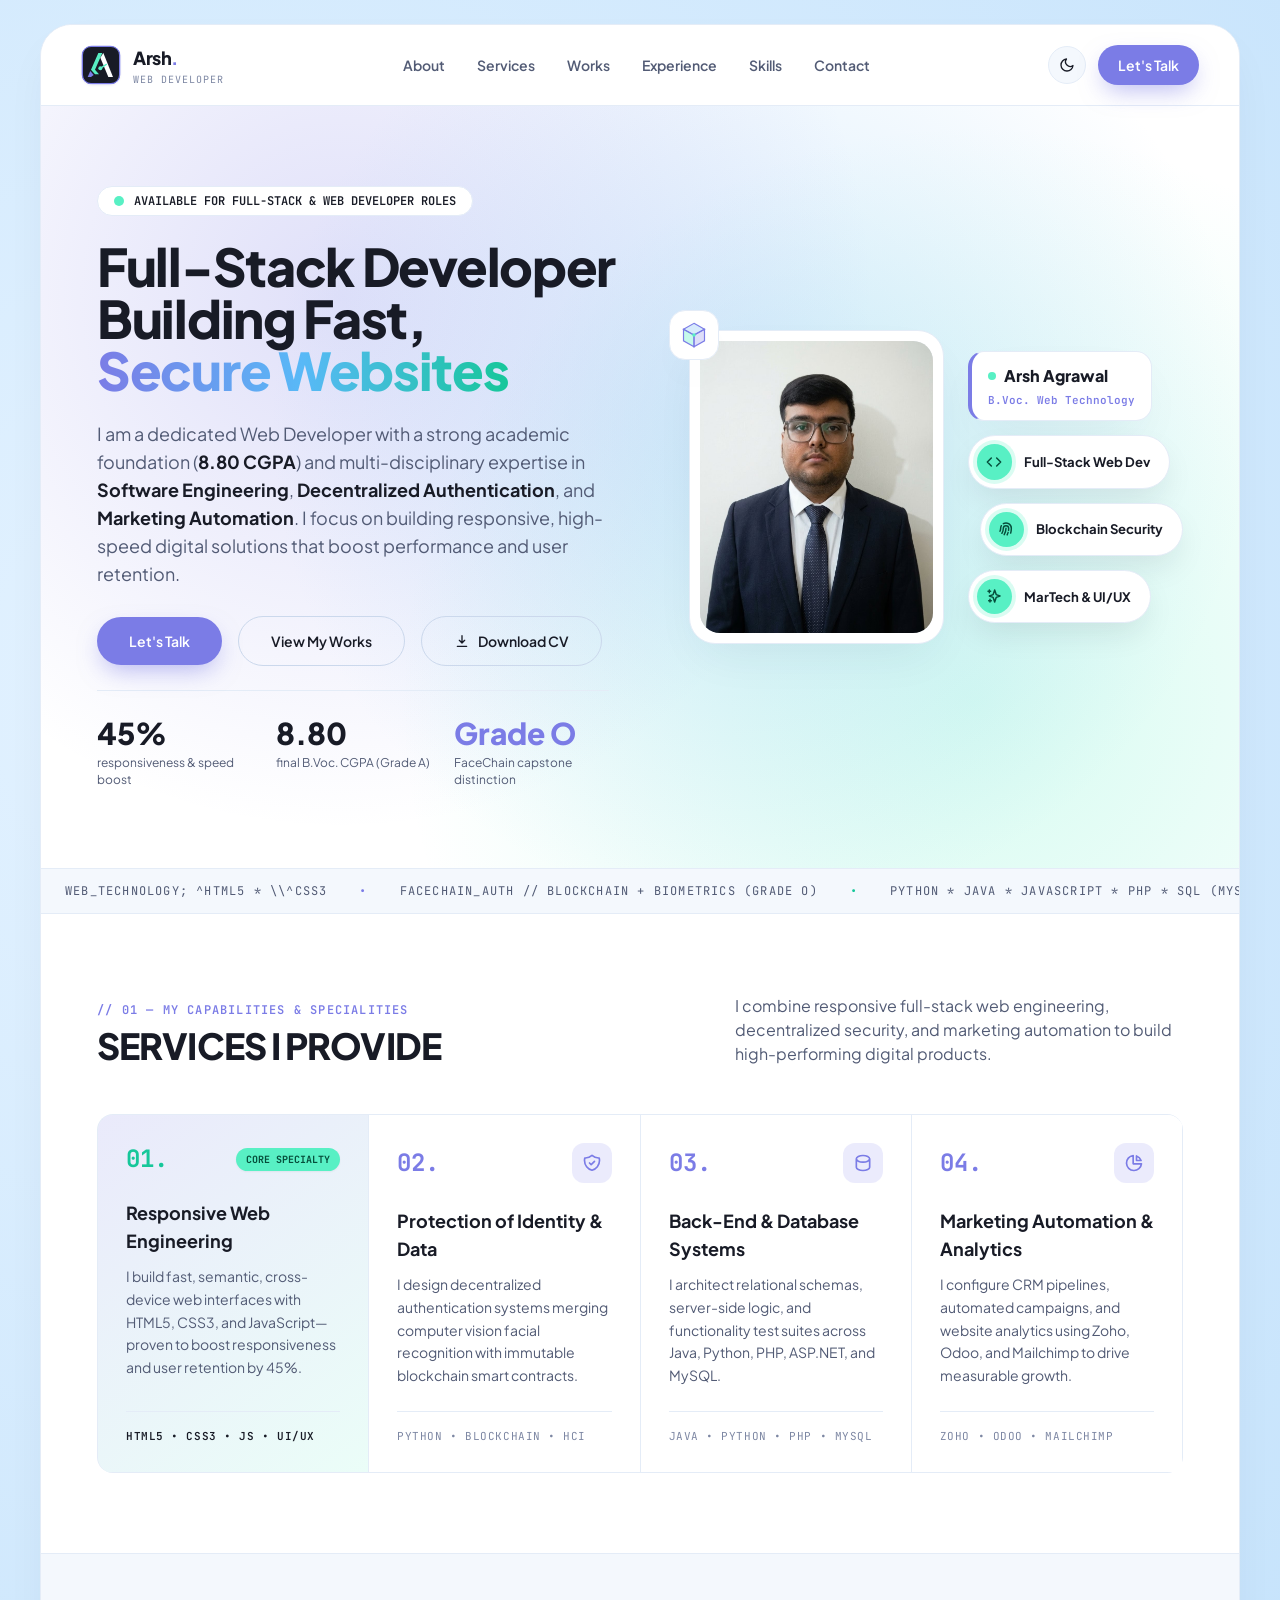
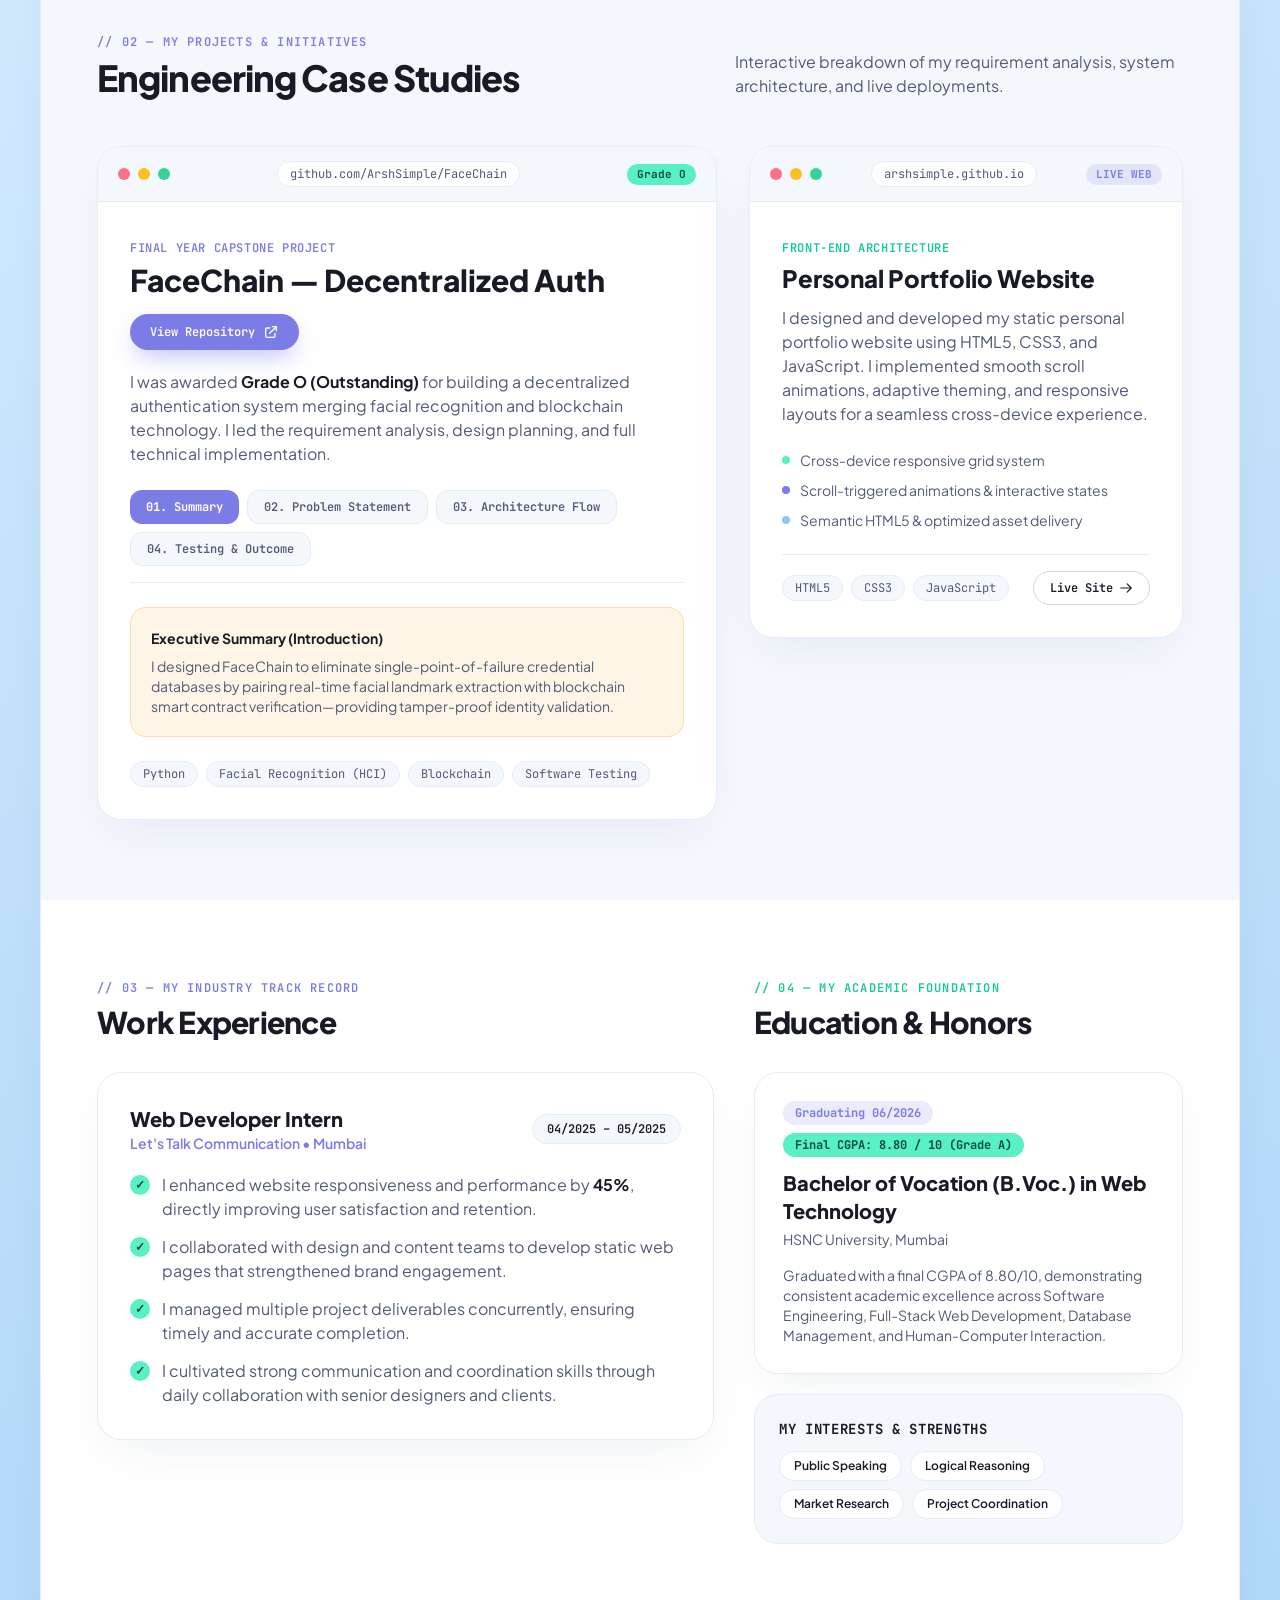
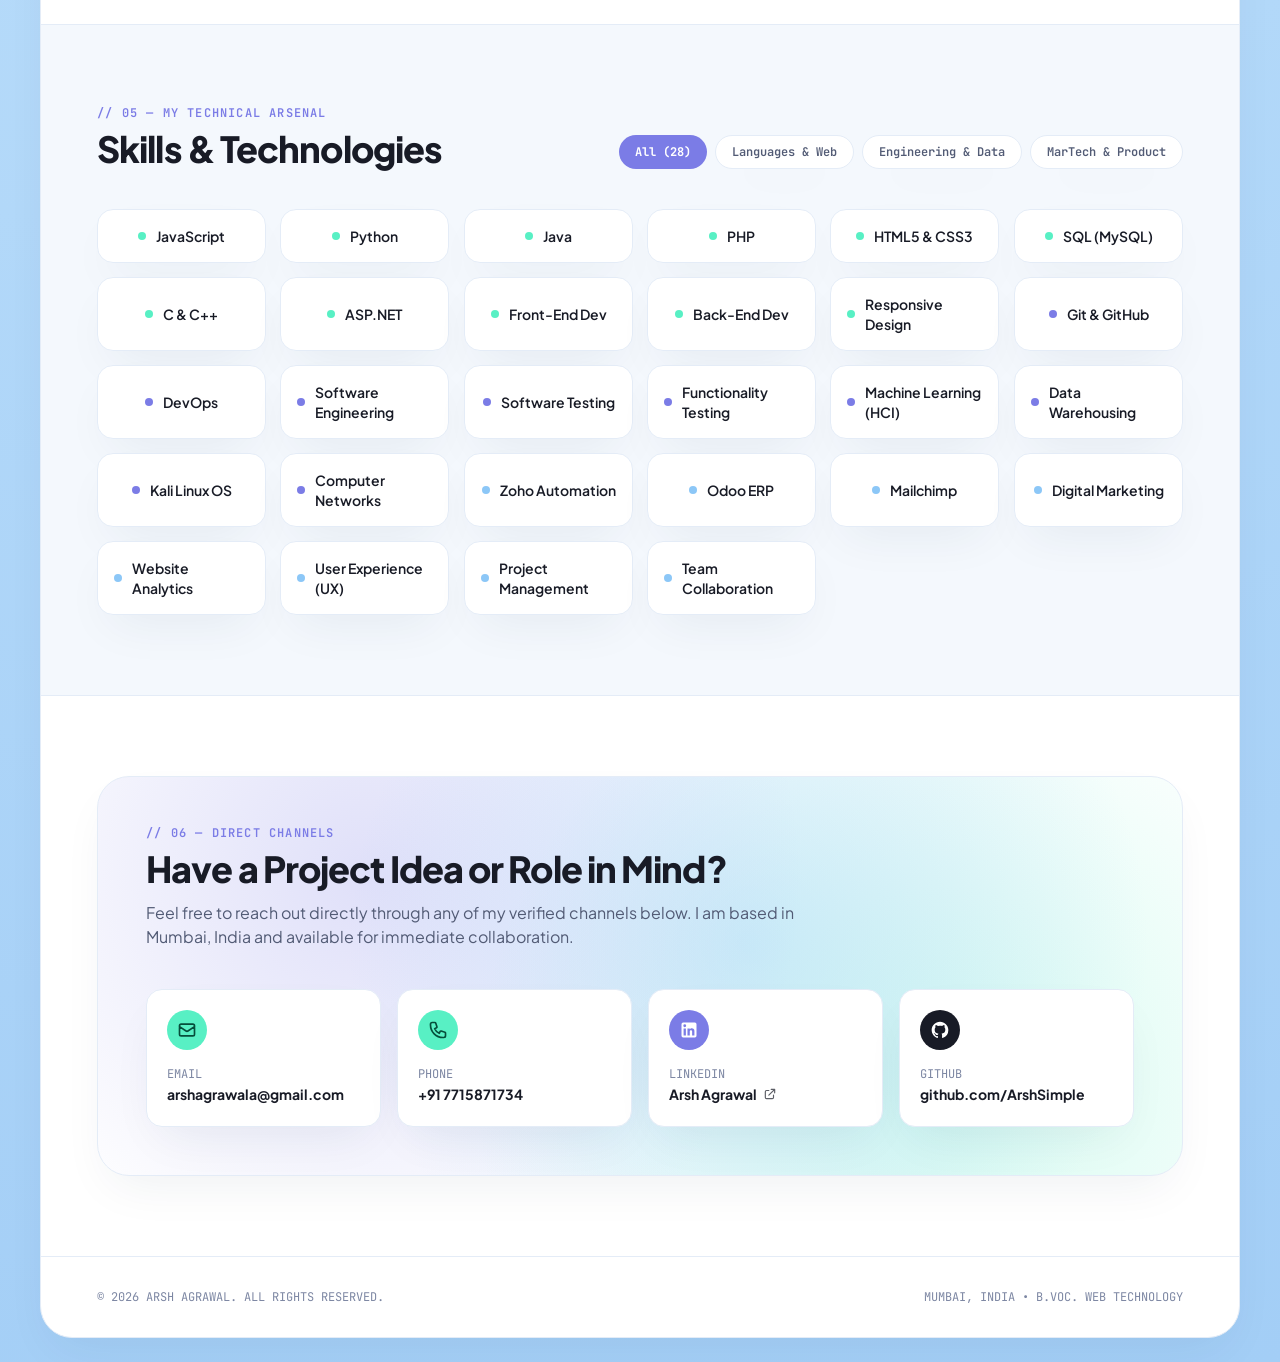
<file: index.html>
<!DOCTYPE html>
<html lang="en" data-theme="light" class="scroll-smooth">
<head>
  <meta charset="UTF-8" />
  <meta name="viewport" content="width=device-width, initial-scale=1.0" />
  <title>Arsh Agrawal — Web Developer & Software Engineer</title>
  <meta name="description" content="Official Portfolio of Arsh Agrawal — B.Voc. Web Technology Graduate (8.80 CGPA), Full-Stack Web Developer, and Creator of FaceChain." />

  <!-- Social Preview (LinkedIn, WhatsApp, X) -->
  <meta property="og:type" content="website" />
  <meta property="og:title" content="Arsh Agrawal — Web Developer & Software Engineer" />
  <meta property="og:description" content="B.Voc. Web Technology Graduate (8.80 CGPA), Full-Stack Web Developer, and Creator of FaceChain." />
  <meta property="og:url" content="https://arshsimple.github.io" />
  <meta name="twitter:card" content="summary" />
  <meta name="twitter:title" content="Arsh Agrawal — Web Developer & Software Engineer" />
  <meta name="twitter:description" content="B.Voc. Web Technology Graduate (8.80 CGPA), Full-Stack Web Developer, and Creator of FaceChain." />
  <meta name="theme-color" content="#7B7CE6" />

  <!-- Skip intro on repeat visits (same browser session) and for reduced-motion users -->
  <script>
    try {
      if (sessionStorage.getItem('introSeen') === '1' ||
          window.matchMedia('(prefers-reduced-motion: reduce)').matches) {
        document.documentElement.classList.add('skip-intro');
      }
    } catch (e) {}
  </script>

  <!-- Custom Professional Geometric 'A' Favicon -->
  <link rel="icon" type="image/svg+xml" href="data:image/svg+xml,%3Csvg xmlns='http://www.w3.org/2000/svg' viewBox='0 0 120 120'%3E%3Cdefs%3E%3ClinearGradient id='bg' x1='0%25' y1='0%25' x2='100%25' y2='100%25'%3E%3Cstop offset='0%25' stop-color='%23181B26'/%3E%3Cstop offset='100%25' stop-color='%230B0E17'/%3E%3C/linearGradient%3E%3ClinearGradient id='cyanBlue' x1='0%25' y1='0%25' x2='100%25' y2='100%25'%3E%3Cstop offset='0%25' stop-color='%2358F0C4'/%3E%3Cstop offset='50%25' stop-color='%238CC7F7'/%3E%3Cstop offset='100%25' stop-color='%237B7CE6'/%3E%3C/linearGradient%3E%3ClinearGradient id='silver' x1='0%25' y1='0%25' x2='100%25' y2='100%25'%3E%3Cstop offset='0%25' stop-color='%23FFFFFF'/%3E%3Cstop offset='100%25' stop-color='%238CC7F7'/%3E%3C/linearGradient%3E%3C/defs%3E%3Crect width='112' height='112' x='4' y='4' rx='26' fill='url(%23bg)' stroke='%237B7CE6' stroke-width='3'/%3E%3Cpath d='M52 24 L64 24 L42 74 L54 88 L42 88 L30 74 Z' fill='url(%23cyanBlue)'/%3E%3Cpath d='M28 78 L38 90 L30 96 L20 96 Z' fill='%237B7CE6'/%3E%3Cpath d='M67 24 L96 96 L82 96 L58 38 Z' fill='url(%23silver)'/%3E%3Cline x1='58' y1='70' x2='76' y2='58' stroke='%2358F0C4' stroke-width='3.5' stroke-linecap='round'/%3E%3Ccircle cx='58' cy='70' r='5.5' fill='%2358F0C4'/%3E%3C/svg%3E" />

  <!-- Google Fonts -->
  <link rel="preconnect" href="https://fonts.googleapis.com" />
  <link rel="preconnect" href="https://fonts.gstatic.com" crossorigin />
  <link href="https://fonts.googleapis.com/css2?family=JetBrains+Mono:wght@400;500;600;700&family=Plus+Jakarta+Sans:wght@400;500;600;700;800&display=swap" rel="stylesheet" />

  <style>
    /* ==========================================================================
       UNIFIED DUAL-THEME COLOR SYSTEM (XANDER PALETTE + CELLS PRECISION)
       ========================================================================== */
    :root,
    html[data-theme="light"] {
      --bg-outer: #CFE7FF;
      --bg-outer-grad: radial-gradient(circle at 15% 15%, #E3F2FF 0%, #B8DCFA 55%, #A3CEF6 100%);
      --bg-canvas: #FFFFFF;
      --bg-subtle: #F4F8FD;
      --bg-card: #FFFFFF;
      --bg-card-hover: #F8FAFF;
      --bg-glass: rgba(255, 255, 255, 0.90);
      --text-primary: #181B26;
      --text-secondary: #525B75;
      --text-muted: #7D87A3;
      --border-line: #E4ECF7;
      --border-strong: #CBD8EC;
      --accent-indigo: #7B7CE6;
      --accent-indigo-soft: rgba(123, 124, 230, 0.12);
      --accent-mint: #58F0C4;
      --accent-mint-text: #064E3B;
      --accent-sky: #8CC7F7;
      --hero-glow-1: rgba(123, 124, 230, 0.24);
      --hero-glow-2: rgba(140, 199, 247, 0.36);
      --hero-glow-3: rgba(88, 240, 196, 0.24);
      --pill-bg: #FFFFFF;
      --pill-text: #181B26;
      --pill-shadow: 0 14px 32px -6px rgba(24, 27, 38, 0.10);
      --card-shadow: 0 20px 50px -15px rgba(28, 45, 74, 0.08);
    }

    html[data-theme="dark"] {
      --bg-outer: #060810;
      --bg-outer-grad: radial-gradient(circle at 20% 15%, #12172B 0%, #090C16 60%, #05070E 100%);
      --bg-canvas: #0D111E;
      --bg-subtle: #13192B;
      --bg-card: #151C30;
      --bg-card-hover: #1B243D;
      --bg-glass: rgba(13, 17, 30, 0.90);
      --text-primary: #F8FAFC;
      --text-secondary: #94A3B8;
      --text-muted: #64748B;
      --border-line: rgba(255, 255, 255, 0.09);
      --border-strong: rgba(123, 124, 230, 0.35);
      --accent-indigo: #8A8CF5;
      --accent-indigo-soft: rgba(138, 140, 245, 0.16);
      --accent-mint: #58F0C4;
      --accent-mint-text: #052E24;
      --accent-sky: #38BDF8;
      --hero-glow-1: rgba(123, 124, 230, 0.28);
      --hero-glow-2: rgba(56, 189, 248, 0.20);
      --hero-glow-3: rgba(88, 240, 196, 0.16);
      --pill-bg: #192238;
      --pill-text: #F8FAFC;
      --pill-shadow: 0 16px 36px -6px rgba(0, 0, 0, 0.55);
      --card-shadow: 0 24px 60px -15px rgba(0, 0, 0, 0.55);
    }

    body {
      background: var(--bg-outer-grad);
      background-color: var(--bg-outer);
      color: var(--text-primary);
      font-family: 'Plus Jakarta Sans', sans-serif;
      transition: background-color 0.35s ease, color 0.35s ease;
      overflow-x: hidden;
    }

    .xander-shell {
      overflow: hidden;
      overflow: clip; /* clips like hidden but keeps the sticky header working */
      background-color: var(--bg-canvas);
      border: 1px solid var(--border-line);
      box-shadow: var(--card-shadow);
      transition: background-color 0.35s ease, border-color 0.35s ease;
    }

    /* ==========================================================================
       1. CLEAN, SLOWER INTRO LANDING SCREEN MATCHING WEBSITE COLORS
       ========================================================================== */
    #intro-loader {
      position: fixed;
      inset: 0;
      z-index: 9999;
      background-color: var(--bg-canvas);
      background-image:
        radial-gradient(circle at 28% 30%, var(--hero-glow-1) 0%, transparent 52%),
        radial-gradient(circle at 72% 35%, var(--hero-glow-2) 0%, transparent 55%),
        radial-gradient(circle at 50% 75%, var(--hero-glow-3) 0%, transparent 52%);
      color: var(--text-primary);
      display: flex;
      align-items: center;
      justify-content: center;
      padding: 2rem;
      transition: transform 0.55s cubic-bezier(0.77, 0, 0.175, 1), opacity 0.45s ease;
    }

    #intro-loader.loader-hidden {
      transform: translateY(-100%);
      opacity: 0;
      pointer-events: none;
    }

    html.skip-intro #intro-loader {
      display: none;
    }

    /* Respect "reduce motion" system setting */
    @media (prefers-reduced-motion: reduce) {
      html { scroll-behavior: auto !important; }
      *, *::before, *::after {
        animation-duration: 0.001ms !important;
        animation-delay: 0s !important;
        transition-duration: 0.001ms !important;
      }
      .marquee-track, .float-1, .float-2, .float-3, .logo-pulse, .skill-dot {
        animation: none !important;
      }
    }

    /* Visible keyboard focus */
    a:focus-visible, button:focus-visible {
      outline: 2px solid var(--accent-indigo);
      outline-offset: 3px;
    }

    /* ==========================================================================
       MOBILE MENU (hamburger) - visible below 768px only
       ========================================================================== */
    .menu-btn {
      display: none;
      flex-direction: column;
      justify-content: center;
      align-items: center;
      gap: 4px;
      width: 40px;
      height: 40px;
      border-radius: 9999px;
      flex-shrink: 0;
    }

    .menu-bar {
      display: block;
      width: 16px;
      height: 2px;
      border-radius: 2px;
      background: currentColor;
      transition: transform 0.25s ease, opacity 0.2s ease;
    }

    .menu-btn.open .menu-bar:nth-child(1) { transform: translateY(6px) rotate(45deg); }
    .menu-btn.open .menu-bar:nth-child(2) { opacity: 0; }
    .menu-btn.open .menu-bar:nth-child(3) { transform: translateY(-6px) rotate(-45deg); }

    .mobile-menu {
      display: none;
      flex-direction: column;
      padding: 8px 20px 16px;
      background-color: var(--bg-canvas);
      border-bottom: 1px solid var(--border-line);
      box-shadow: var(--card-shadow);
    }

    .mobile-menu.open { display: flex; }

    .mobile-menu a {
      padding: 14px 4px;
      font-size: 15px;
      font-weight: 600;
      color: var(--text-secondary);
      border-bottom: 1px solid var(--border-line);
    }

    .mobile-menu a:last-child { border-bottom: 0; }
    .mobile-menu a:hover { color: #7B7CE6; }
    .mobile-menu a.menu-cv { color: #7B7CE6; }

    @media (max-width: 767px) {
      .menu-btn { display: flex; }
    }

    @media (max-width: 479px) {
      .nav-cta { display: none; } /* "Let's Talk" lives in the menu on small phones */
    }

    @media (min-width: 768px) {
      .mobile-menu, .mobile-menu.open { display: none; }
    }

    .intro-name {
      white-space: nowrap;
      font-size: clamp(1.3rem, 7.2vw, 1.875rem);
    }

    .char-reveal {
      display: inline-block;
      opacity: 0;
      transform: translateY(28px) scale(0.94);
      animation: charRise 0.7s cubic-bezier(0.215, 0.61, 0.355, 1) forwards;
    }

    @keyframes charRise {
      to {
        opacity: 1;
        transform: translateY(0) scale(1);
      }
    }

    @keyframes roleFadeIn {
      from {
        opacity: 0;
        transform: translateY(10px);
      }
      to {
        opacity: 1;
        transform: translateY(0);
      }
    }

    .role-reveal {
      opacity: 0;
      animation: roleFadeIn 0.9s ease forwards;
      animation-delay: 0.8s;
    }

    @keyframes pulseGlow {
      0%, 100% {
        filter: drop-shadow(0 10px 22px rgba(123, 124, 230, 0.32));
        transform: translateY(0) scale(1);
      }
      50% {
        filter: drop-shadow(0 14px 30px rgba(88, 240, 196, 0.50));
        transform: translateY(-4px) scale(1.04);
      }
    }

    .logo-pulse {
      animation: pulseGlow 3.2s ease-in-out infinite;
    }

    /* ==========================================================================
       HERO AURA & SIDE FLOATING PILLS (ZERO OVERLAP ON PORTRAIT)
       ========================================================================== */
    .hero-aura {
      background:
        radial-gradient(circle at 60% 42%, var(--hero-glow-2) 0%, transparent 58%),
        radial-gradient(circle at 25% 25%, var(--hero-glow-1) 0%, transparent 50%),
        radial-gradient(circle at 78% 78%, var(--hero-glow-3) 0%, transparent 52%);
    }

    .xander-pill {
      background-color: var(--pill-bg);
      color: var(--pill-text);
      box-shadow: var(--pill-shadow);
      border: 1px solid var(--border-line);
      border-radius: 9999px;
      display: inline-flex;
      align-items: center;
      gap: 0.75rem;
      padding: 0.5rem 1.2rem 0.5rem 0.5rem;
      font-weight: 700;
      font-size: 0.82rem;
      white-space: nowrap;
      transition: transform 0.3s ease, border-color 0.3s ease, box-shadow 0.3s ease;
    }

    .xander-pill:hover {
      transform: translateX(5px) scale(1.02);
      border-color: var(--accent-indigo);
    }

    .mint-badge {
      width: 2.2rem;
      height: 2.2rem;
      border-radius: 9999px;
      background-color: var(--accent-mint);
      color: var(--accent-mint-text);
      display: inline-flex;
      align-items: center;
      justify-content: center;
      flex-shrink: 0;
      box-shadow: 0 0 0 4px rgba(88, 240, 196, 0.22);
    }

    @keyframes floatSlow {
      0%, 100% { transform: translateY(0px); }
      50% { transform: translateY(-5px); }
    }

    .float-1 { animation: floatSlow 4.2s ease-in-out infinite; }
    .float-2 { animation: floatSlow 4.8s ease-in-out 0.7s infinite; }
    .float-3 { animation: floatSlow 5.4s ease-in-out 1.4s infinite; }

    /* ==========================================================================
       CELLS ARCHITECTURAL GRID & KINETIC MARQUEE
       ========================================================================== */
    .cells-grid {
      border-top: 1px solid var(--border-line);
      border-left: 1px solid var(--border-line);
    }
    .cells-cell {
      border-right: 1px solid var(--border-line);
      border-bottom: 1px solid var(--border-line);
      background-color: var(--bg-card);
      transition: background-color 0.25s ease, transform 0.25s ease;
    }
    .cells-cell:hover {
      background-color: var(--bg-card-hover);
    }

    .marquee-track {
      display: flex;
      width: max-content;
      animation: scrollMarquee 30s linear infinite;
    }
    .marquee-track:hover {
      animation-play-state: paused;
    }
    @keyframes scrollMarquee {
      0% { transform: translateX(0); }
      100% { transform: translateX(-50%); }
    }

    /* ==========================================================================
       ANIMATED TECHNICAL SKILLS CARDS (ENTRANCE + SHIMMER + HOVER LIFT)
       ========================================================================== */
    @keyframes skillReveal {
      0% {
        opacity: 0;
        transform: translateY(20px) scale(0.94);
      }
      100% {
        opacity: 1;
        transform: translateY(0) scale(1);
      }
    }

    .skill-item {
      position: relative;
      overflow: hidden;
      opacity: 0;
      animation: skillReveal 0.55s cubic-bezier(0.16, 1, 0.3, 1) forwards;
      transition: transform 0.3s cubic-bezier(0.16, 1, 0.3, 1),
                  border-color 0.3s ease,
                  box-shadow 0.3s ease;
    }

    /* Shimmer sweep on skill card hover */
    .skill-item::after {
      content: '';
      position: absolute;
      top: 0;
      left: -120%;
      width: 65%;
      height: 100%;
      background: linear-gradient(
        90deg,
        transparent,
        rgba(123, 124, 230, 0.16),
        rgba(88, 240, 196, 0.20),
        transparent
      );
      transform: skewX(-20deg);
      transition: left 0.65s ease;
      pointer-events: none;
    }

    .skill-item:hover::after {
      left: 140%;
    }

    .skill-item:hover {
      transform: translateY(-5px) scale(1.03);
      border-color: var(--accent-indigo);
      box-shadow: 0 14px 28px -8px rgba(123, 124, 230, 0.28);
    }

    @keyframes dotPulse {
      0%, 100% { transform: scale(1); opacity: 0.85; }
      50% { transform: scale(1.35); opacity: 1; }
    }

    .skill-dot {
      animation: dotPulse 2.6s ease-in-out infinite;
    }

    /* ==========================================================================
       BUTTONS & SURFACES
       ========================================================================== */
    .btn-indigo {
      background-color: var(--accent-indigo);
      color: #FFFFFF;
      border-radius: 9999px;
      font-weight: 600;
      transition: all 0.25s ease;
      box-shadow: 0 10px 24px -6px rgba(123, 124, 230, 0.55);
    }
    .btn-indigo:hover {
      background-color: #6364D4;
      transform: translateY(-2px);
      box-shadow: 0 14px 28px -6px rgba(123, 124, 230, 0.7);
    }

    .btn-outline {
      background-color: transparent;
      color: var(--text-primary);
      border: 1.5px solid var(--border-strong);
      border-radius: 9999px;
      font-weight: 600;
      transition: all 0.25s ease;
    }
    .btn-outline:hover {
      border-color: var(--accent-indigo);
      background-color: var(--accent-indigo-soft);
      transform: translateY(-2px);
    }

    .surface-card {
      background-color: var(--bg-card);
      border: 1px solid var(--border-line);
      box-shadow: var(--card-shadow);
    }

    .surface-subtle {
      background-color: var(--bg-subtle);
      border: 1px solid var(--border-line);
    }

    .text-main { color: var(--text-primary); }
    .text-sub { color: var(--text-secondary); }
    .text-mute { color: var(--text-muted); }
  </style>
  <!-- Tailwind CSS (pre-built, replaces the CDN script) -->
  <style id="tailwind-built">*,:after,:before{--tw-border-spacing-x:0;--tw-border-spacing-y:0;--tw-translate-x:0;--tw-translate-y:0;--tw-rotate:0;--tw-skew-x:0;--tw-skew-y:0;--tw-scale-x:1;--tw-scale-y:1;--tw-pan-x: ;--tw-pan-y: ;--tw-pinch-zoom: ;--tw-scroll-snap-strictness:proximity;--tw-gradient-from-position: ;--tw-gradient-via-position: ;--tw-gradient-to-position: ;--tw-ordinal: ;--tw-slashed-zero: ;--tw-numeric-figure: ;--tw-numeric-spacing: ;--tw-numeric-fraction: ;--tw-ring-inset: ;--tw-ring-offset-width:0px;--tw-ring-offset-color:#fff;--tw-ring-color:rgba(59,130,246,.5);--tw-ring-offset-shadow:0 0 #0000;--tw-ring-shadow:0 0 #0000;--tw-shadow:0 0 #0000;--tw-shadow-colored:0 0 #0000;--tw-blur: ;--tw-brightness: ;--tw-contrast: ;--tw-grayscale: ;--tw-hue-rotate: ;--tw-invert: ;--tw-saturate: ;--tw-sepia: ;--tw-drop-shadow: ;--tw-backdrop-blur: ;--tw-backdrop-brightness: ;--tw-backdrop-contrast: ;--tw-backdrop-grayscale: ;--tw-backdrop-hue-rotate: ;--tw-backdrop-invert: ;--tw-backdrop-opacity: ;--tw-backdrop-saturate: ;--tw-backdrop-sepia: ;--tw-contain-size: ;--tw-contain-layout: ;--tw-contain-paint: ;--tw-contain-style: }::backdrop{--tw-border-spacing-x:0;--tw-border-spacing-y:0;--tw-translate-x:0;--tw-translate-y:0;--tw-rotate:0;--tw-skew-x:0;--tw-skew-y:0;--tw-scale-x:1;--tw-scale-y:1;--tw-pan-x: ;--tw-pan-y: ;--tw-pinch-zoom: ;--tw-scroll-snap-strictness:proximity;--tw-gradient-from-position: ;--tw-gradient-via-position: ;--tw-gradient-to-position: ;--tw-ordinal: ;--tw-slashed-zero: ;--tw-numeric-figure: ;--tw-numeric-spacing: ;--tw-numeric-fraction: ;--tw-ring-inset: ;--tw-ring-offset-width:0px;--tw-ring-offset-color:#fff;--tw-ring-color:rgba(59,130,246,.5);--tw-ring-offset-shadow:0 0 #0000;--tw-ring-shadow:0 0 #0000;--tw-shadow:0 0 #0000;--tw-shadow-colored:0 0 #0000;--tw-blur: ;--tw-brightness: ;--tw-contrast: ;--tw-grayscale: ;--tw-hue-rotate: ;--tw-invert: ;--tw-saturate: ;--tw-sepia: ;--tw-drop-shadow: ;--tw-backdrop-blur: ;--tw-backdrop-brightness: ;--tw-backdrop-contrast: ;--tw-backdrop-grayscale: ;--tw-backdrop-hue-rotate: ;--tw-backdrop-invert: ;--tw-backdrop-opacity: ;--tw-backdrop-saturate: ;--tw-backdrop-sepia: ;--tw-contain-size: ;--tw-contain-layout: ;--tw-contain-paint: ;--tw-contain-style: }/*! tailwindcss v3.4.17 | MIT License | https://tailwindcss.com*/*,:after,:before{box-sizing:border-box;border:0 solid #e5e7eb}:after,:before{--tw-content:""}:host,html{line-height:1.5;-webkit-text-size-adjust:100%;-moz-tab-size:4;-o-tab-size:4;tab-size:4;font-family:Plus Jakarta Sans,sans-serif;font-feature-settings:normal;font-variation-settings:normal;-webkit-tap-highlight-color:transparent}body{margin:0;line-height:inherit}hr{height:0;color:inherit;border-top-width:1px}abbr:where([title]){-webkit-text-decoration:underline dotted;text-decoration:underline dotted}h1,h2,h3,h4,h5,h6{font-size:inherit;font-weight:inherit}a{color:inherit;text-decoration:inherit}b,strong{font-weight:bolder}code,kbd,pre,samp{font-family:JetBrains Mono,monospace;font-feature-settings:normal;font-variation-settings:normal;font-size:1em}small{font-size:80%}sub,sup{font-size:75%;line-height:0;position:relative;vertical-align:baseline}sub{bottom:-.25em}sup{top:-.5em}table{text-indent:0;border-color:inherit;border-collapse:collapse}button,input,optgroup,select,textarea{font-family:inherit;font-feature-settings:inherit;font-variation-settings:inherit;font-size:100%;font-weight:inherit;line-height:inherit;letter-spacing:inherit;color:inherit;margin:0;padding:0}button,select{text-transform:none}button,input:where([type=button]),input:where([type=reset]),input:where([type=submit]){-webkit-appearance:button;background-color:transparent;background-image:none}:-moz-focusring{outline:auto}:-moz-ui-invalid{box-shadow:none}progress{vertical-align:baseline}::-webkit-inner-spin-button,::-webkit-outer-spin-button{height:auto}[type=search]{-webkit-appearance:textfield;outline-offset:-2px}::-webkit-search-decoration{-webkit-appearance:none}::-webkit-file-upload-button{-webkit-appearance:button;font:inherit}summary{display:list-item}blockquote,dd,dl,figure,h1,h2,h3,h4,h5,h6,hr,p,pre{margin:0}fieldset{margin:0}fieldset,legend{padding:0}menu,ol,ul{list-style:none;margin:0;padding:0}dialog{padding:0}textarea{resize:vertical}input::-moz-placeholder,textarea::-moz-placeholder{opacity:1;color:#9ca3af}input::placeholder,textarea::placeholder{opacity:1;color:#9ca3af}[role=button],button{cursor:pointer}:disabled{cursor:default}audio,canvas,embed,iframe,img,object,svg,video{display:block;vertical-align:middle}img,video{max-width:100%;height:auto}[hidden]:where(:not([hidden=until-found])){display:none}.static{position:static}.fixed{position:fixed}.absolute{position:absolute}.relative{position:relative}.sticky{position:sticky}.-left-5{left:-1.25rem}.-top-5{top:-1.25rem}.top-0{top:0}.z-20{z-index:20}.z-40{z-index:40}.mx-2{margin-left:.5rem;margin-right:.5rem}.mx-6{margin-left:1.5rem;margin-right:1.5rem}.mx-auto{margin-left:auto;margin-right:auto}.mb-10{margin-bottom:2.5rem}.mb-12{margin-bottom:3rem}.mb-2{margin-bottom:.5rem}.mb-2\.5{margin-bottom:.625rem}.mb-3{margin-bottom:.75rem}.mb-4{margin-bottom:1rem}.mb-5{margin-bottom:1.25rem}.mb-6{margin-bottom:1.5rem}.mb-7{margin-bottom:1.75rem}.mb-8{margin-bottom:2rem}.mt-0\.5{margin-top:.125rem}.mt-1{margin-top:.25rem}.mt-4{margin-top:1rem}.mt-5{margin-top:1.25rem}.mt-6{margin-top:1.5rem}.block{display:block}.inline-block{display:inline-block}.flex{display:flex}.inline-flex{display:inline-flex}.grid{display:grid}.hidden{display:none}.aspect-\[4\/5\]{aspect-ratio:4/5}.h-1\.5{height:.375rem}.h-10{height:2.5rem}.h-2{height:.5rem}.h-2\.5{height:.625rem}.h-20{height:5rem}.h-3{height:.75rem}.h-3\.5{height:.875rem}.h-4{height:1rem}.h-5{height:1.25rem}.h-7{height:1.75rem}.h-full{height:100%}.w-10{width:2.5rem}.w-2{width:.5rem}.w-2\.5{width:.625rem}.w-20{width:5rem}.w-3{width:.75rem}.w-3\.5{width:.875rem}.w-4{width:1rem}.w-48{width:12rem}.w-5{width:1.25rem}.w-7{width:1.75rem}.w-\[235px\]{width:235px}.w-full{width:100%}.max-w-2xl{max-width:42rem}.max-w-7xl{max-width:80rem}.max-w-\[1360px\]{max-width:1360px}.max-w-lg{max-width:32rem}.max-w-md{max-width:28rem}.max-w-xl{max-width:36rem}.flex-1{flex:1 1 0%}.flex-shrink{flex-shrink:1}.flex-shrink-0{flex-shrink:0}.transform{transform:translate(var(--tw-translate-x),var(--tw-translate-y)) rotate(var(--tw-rotate)) skewX(var(--tw-skew-x)) skewY(var(--tw-skew-y)) scaleX(var(--tw-scale-x)) scaleY(var(--tw-scale-y))}.select-none{-webkit-user-select:none;-moz-user-select:none;user-select:none}.grid-cols-1{grid-template-columns:repeat(1,minmax(0,1fr))}.grid-cols-2{grid-template-columns:repeat(2,minmax(0,1fr))}.grid-cols-3{grid-template-columns:repeat(3,minmax(0,1fr))}.flex-col{flex-direction:column}.flex-wrap{flex-wrap:wrap}.items-start{align-items:flex-start}.items-center{align-items:center}.justify-center{justify-content:center}.justify-between{justify-content:space-between}.gap-1\.5{gap:.375rem}.gap-10{gap:2.5rem}.gap-12{gap:3rem}.gap-2{gap:.5rem}.gap-2\.5{gap:.625rem}.gap-3{gap:.75rem}.gap-3\.5{gap:.875rem}.gap-4{gap:1rem}.gap-5{gap:1.25rem}.gap-6{gap:1.5rem}.gap-8{gap:2rem}.space-y-2\.5>:not([hidden])~:not([hidden]){--tw-space-y-reverse:0;margin-top:calc(.625rem*(1 - var(--tw-space-y-reverse)));margin-bottom:calc(.625rem*var(--tw-space-y-reverse))}.space-y-3\.5>:not([hidden])~:not([hidden]){--tw-space-y-reverse:0;margin-top:calc(.875rem*(1 - var(--tw-space-y-reverse)));margin-bottom:calc(.875rem*var(--tw-space-y-reverse))}.space-y-5>:not([hidden])~:not([hidden]){--tw-space-y-reverse:0;margin-top:calc(1.25rem*(1 - var(--tw-space-y-reverse)));margin-bottom:calc(1.25rem*var(--tw-space-y-reverse))}.space-y-6>:not([hidden])~:not([hidden]){--tw-space-y-reverse:0;margin-top:calc(1.5rem*(1 - var(--tw-space-y-reverse)));margin-bottom:calc(1.5rem*var(--tw-space-y-reverse))}.overflow-hidden{overflow:hidden}.scroll-smooth{scroll-behavior:smooth}.truncate{overflow:hidden;text-overflow:ellipsis;white-space:nowrap}.break-all{word-break:break-all}.rounded-2xl{border-radius:1rem}.rounded-3xl{border-radius:1.5rem}.rounded-\[20px\]{border-radius:20px}.rounded-\[26px\]{border-radius:26px}.rounded-\[32px\]{border-radius:32px}.rounded-full{border-radius:9999px}.rounded-xl{border-radius:.75rem}.border{border-width:1px}.border-y{border-top-width:1px}.border-b,.border-y{border-bottom-width:1px}.border-l-4{border-left-width:4px}.border-t{border-top-width:1px}.border-amber-500\/25{border-color:rgba(245,158,11,.25)}.border-emerald-500\/25{border-color:rgba(16,185,129,.25)}.border-rose-500\/25{border-color:rgba(244,63,94,.25)}.border-sky-500\/25{border-color:rgba(14,165,233,.25)}.border-l-\[\#7B7CE6\]{--tw-border-opacity:1;border-left-color:rgb(123 124 230/var(--tw-border-opacity,1))}.bg-\[\#181B26\]{--tw-bg-opacity:1;background-color:rgb(24 27 38/var(--tw-bg-opacity,1))}.bg-\[\#58F0C4\]{--tw-bg-opacity:1;background-color:rgb(88 240 196/var(--tw-bg-opacity,1))}.bg-\[\#7B7CE6\]{--tw-bg-opacity:1;background-color:rgb(123 124 230/var(--tw-bg-opacity,1))}.bg-\[\#7B7CE6\]\/15{background-color:rgba(123,124,230,.15)}.bg-\[\#8CC7F7\]{--tw-bg-opacity:1;background-color:rgb(140 199 247/var(--tw-bg-opacity,1))}.bg-amber-400{--tw-bg-opacity:1;background-color:rgb(251 191 36/var(--tw-bg-opacity,1))}.bg-amber-500\/10{background-color:rgba(245,158,11,.1)}.bg-emerald-400{--tw-bg-opacity:1;background-color:rgb(52 211 153/var(--tw-bg-opacity,1))}.bg-emerald-500\/10{background-color:rgba(16,185,129,.1)}.bg-rose-400{--tw-bg-opacity:1;background-color:rgb(251 113 133/var(--tw-bg-opacity,1))}.bg-rose-500\/10{background-color:rgba(244,63,94,.1)}.bg-sky-500\/10{background-color:rgba(14,165,233,.1)}.bg-slate-200{--tw-bg-opacity:1;background-color:rgb(226 232 240/var(--tw-bg-opacity,1))}.bg-gradient-to-r{background-image:linear-gradient(to right,var(--tw-gradient-stops))}.from-\[\#7B7CE6\]{--tw-gradient-from:#7b7ce6 var(--tw-gradient-from-position);--tw-gradient-to:rgba(123,124,230,0) var(--tw-gradient-to-position);--tw-gradient-stops:var(--tw-gradient-from),var(--tw-gradient-to)}.via-\[\#58B9F7\]{--tw-gradient-to:rgba(88,185,247,0) var(--tw-gradient-to-position);--tw-gradient-stops:var(--tw-gradient-from),#58b9f7 var(--tw-gradient-via-position),var(--tw-gradient-to)}.via-\[\#8CC7F7\]{--tw-gradient-to:rgba(140,199,247,0) var(--tw-gradient-to-position);--tw-gradient-stops:var(--tw-gradient-from),#8cc7f7 var(--tw-gradient-via-position),var(--tw-gradient-to)}.to-\[\#16C79A\]{--tw-gradient-to:#16c79a var(--tw-gradient-to-position)}.to-\[\#58F0C4\]{--tw-gradient-to:#58f0c4 var(--tw-gradient-to-position)}.bg-clip-text{-webkit-background-clip:text;background-clip:text}.object-cover{-o-object-fit:cover;object-fit:cover}.object-top{-o-object-position:top;object-position:top}.p-2\.5{padding:.625rem}.p-4{padding:1rem}.p-5{padding:1.25rem}.p-6{padding:1.5rem}.p-7{padding:1.75rem}.p-8{padding:2rem}.px-0{padding-left:0;padding-right:0}.px-2\.5{padding-left:.625rem;padding-right:.625rem}.px-3{padding-left:.75rem;padding-right:.75rem}.px-3\.5{padding-left:.875rem;padding-right:.875rem}.px-4{padding-left:1rem;padding-right:1rem}.px-5{padding-left:1.25rem;padding-right:1.25rem}.px-6{padding-left:1.5rem;padding-right:1.5rem}.px-8{padding-left:2rem;padding-right:2rem}.py-0{padding-top:0;padding-bottom:0}.py-0\.5{padding-top:.125rem;padding-bottom:.125rem}.py-1{padding-top:.25rem;padding-bottom:.25rem}.py-1\.5{padding-top:.375rem;padding-bottom:.375rem}.py-12{padding-top:3rem;padding-bottom:3rem}.py-16{padding-top:4rem;padding-bottom:4rem}.py-2{padding-top:.5rem;padding-bottom:.5rem}.py-2\.5{padding-top:.625rem;padding-bottom:.625rem}.py-3{padding-top:.75rem;padding-bottom:.75rem}.py-3\.5{padding-top:.875rem;padding-bottom:.875rem}.py-8{padding-top:2rem;padding-bottom:2rem}.pb-4{padding-bottom:1rem}.pt-1{padding-top:.25rem}.pt-4{padding-top:1rem}.pt-6{padding-top:1.5rem}.text-center{text-align:center}.font-mono{font-family:JetBrains Mono,monospace}.text-2xl{font-size:1.5rem;line-height:2rem}.text-3xl{font-size:1.875rem;line-height:2.25rem}.text-4xl{font-size:2.25rem;line-height:2.5rem}.text-\[10px\]{font-size:10px}.text-\[11px\]{font-size:11px}.text-base{font-size:1rem;line-height:1.5rem}.text-lg{font-size:1.125rem;line-height:1.75rem}.text-sm{font-size:.875rem;line-height:1.25rem}.text-xl{font-size:1.25rem;line-height:1.75rem}.text-xs{font-size:.75rem;line-height:1rem}.font-bold{font-weight:700}.font-extrabold{font-weight:800}.font-semibold{font-weight:600}.uppercase{text-transform:uppercase}.leading-\[1\.12\]{line-height:1.12}.leading-none{line-height:1}.leading-relaxed{line-height:1.625}.leading-snug{line-height:1.375}.leading-tight{line-height:1.25}.tracking-\[0\.25em\]{letter-spacing:.25em}.tracking-tight{letter-spacing:-.025em}.tracking-wider{letter-spacing:.05em}.tracking-widest{letter-spacing:.1em}.text-\[\#064E3B\]{--tw-text-opacity:1;color:rgb(6 78 59/var(--tw-text-opacity,1))}.text-\[\#16C79A\]{--tw-text-opacity:1;color:rgb(22 199 154/var(--tw-text-opacity,1))}.text-\[\#7B7CE6\]{--tw-text-opacity:1;color:rgb(123 124 230/var(--tw-text-opacity,1))}.text-transparent{color:transparent}.text-white{--tw-text-opacity:1;color:rgb(255 255 255/var(--tw-text-opacity,1))}.opacity-70{opacity:.7}.shadow-sm{--tw-shadow:0 1px 2px 0 rgba(0,0,0,.05);--tw-shadow-colored:0 1px 2px 0 var(--tw-shadow-color);box-shadow:var(--tw-ring-offset-shadow,0 0 #0000),var(--tw-ring-shadow,0 0 #0000),var(--tw-shadow)}.outline{outline-style:solid}.drop-shadow{--tw-drop-shadow:drop-shadow(0 1px 2px rgba(0,0,0,.1)) drop-shadow(0 1px 1px rgba(0,0,0,.06))}.drop-shadow,.filter{filter:var(--tw-blur) var(--tw-brightness) var(--tw-contrast) var(--tw-grayscale) var(--tw-hue-rotate) var(--tw-invert) var(--tw-saturate) var(--tw-sepia) var(--tw-drop-shadow)}.backdrop-blur-md{--tw-backdrop-blur:blur(12px);-webkit-backdrop-filter:var(--tw-backdrop-blur) var(--tw-backdrop-brightness) var(--tw-backdrop-contrast) var(--tw-backdrop-grayscale) var(--tw-backdrop-hue-rotate) var(--tw-backdrop-invert) var(--tw-backdrop-opacity) var(--tw-backdrop-saturate) var(--tw-backdrop-sepia);backdrop-filter:var(--tw-backdrop-blur) var(--tw-backdrop-brightness) var(--tw-backdrop-contrast) var(--tw-backdrop-grayscale) var(--tw-backdrop-hue-rotate) var(--tw-backdrop-invert) var(--tw-backdrop-opacity) var(--tw-backdrop-saturate) var(--tw-backdrop-sepia)}.transition{transition-property:color,background-color,border-color,text-decoration-color,fill,stroke,opacity,box-shadow,transform,filter,-webkit-backdrop-filter;transition-property:color,background-color,border-color,text-decoration-color,fill,stroke,opacity,box-shadow,transform,filter,backdrop-filter;transition-property:color,background-color,border-color,text-decoration-color,fill,stroke,opacity,box-shadow,transform,filter,backdrop-filter,-webkit-backdrop-filter;transition-timing-function:cubic-bezier(.4,0,.2,1);transition-duration:.15s}.transition-all{transition-property:all;transition-timing-function:cubic-bezier(.4,0,.2,1);transition-duration:.15s}.transition-colors{transition-property:color,background-color,border-color,text-decoration-color,fill,stroke;transition-timing-function:cubic-bezier(.4,0,.2,1);transition-duration:.15s}.transition-transform{transition-property:transform;transition-timing-function:cubic-bezier(.4,0,.2,1);transition-duration:.15s}.duration-100{transition-duration:.1s}.duration-500{transition-duration:.5s}.ease-in-out{transition-timing-function:cubic-bezier(.4,0,.2,1)}.ease-out{transition-timing-function:cubic-bezier(0,0,.2,1)}.hover\:scale-105:hover{--tw-scale-x:1.05;--tw-scale-y:1.05;transform:translate(var(--tw-translate-x),var(--tw-translate-y)) rotate(var(--tw-rotate)) skewX(var(--tw-skew-x)) skewY(var(--tw-skew-y)) scaleX(var(--tw-scale-x)) scaleY(var(--tw-scale-y))}.hover\:border-\[\#7B7CE6\]:hover{--tw-border-opacity:1;border-color:rgb(123 124 230/var(--tw-border-opacity,1))}.hover\:text-\[\#7B7CE6\]:hover{--tw-text-opacity:1;color:rgb(123 124 230/var(--tw-text-opacity,1))}.group:hover .group-hover\:scale-105{--tw-scale-x:1.05;--tw-scale-y:1.05;transform:translate(var(--tw-translate-x),var(--tw-translate-y)) rotate(var(--tw-rotate)) skewX(var(--tw-skew-x)) skewY(var(--tw-skew-y)) scaleX(var(--tw-scale-x)) scaleY(var(--tw-scale-y))}.group:hover .group-hover\:text-\[\#7B7CE6\]{--tw-text-opacity:1;color:rgb(123 124 230/var(--tw-text-opacity,1))}@media (min-width:640px){.sm\:ml-3{margin-left:.75rem}.sm\:inline{display:inline}.sm\:flex{display:flex}.sm\:h-24{height:6rem}.sm\:w-24{width:6rem}.sm\:w-4{width:1rem}.sm\:w-56{width:14rem}.sm\:w-\[255px\]{width:255px}.sm\:w-auto{width:auto}.sm\:grid-cols-2{grid-template-columns:repeat(2,minmax(0,1fr))}.sm\:grid-cols-3{grid-template-columns:repeat(3,minmax(0,1fr))}.sm\:flex-row{flex-direction:row}.sm\:items-start{align-items:flex-start}.sm\:gap-6{gap:1.5rem}.sm\:p-12{padding:3rem}.sm\:p-8{padding:2rem}.sm\:px-10{padding-left:2.5rem;padding-right:2.5rem}.sm\:py-16{padding-top:4rem;padding-bottom:4rem}.sm\:py-20{padding-top:5rem;padding-bottom:5rem}.sm\:text-3xl{font-size:1.875rem;line-height:2.25rem}.sm\:text-4xl{font-size:2.25rem;line-height:2.5rem}.sm\:text-5xl{font-size:3rem;line-height:1}.sm\:text-base{font-size:1rem;line-height:1.5rem}.sm\:text-lg{font-size:1.125rem;line-height:1.75rem}.sm\:text-sm{font-size:.875rem;line-height:1.25rem}}@media (min-width:768px){.md\:flex{display:flex}.md\:grid-cols-2{grid-template-columns:repeat(2,minmax(0,1fr))}.md\:grid-cols-4{grid-template-columns:repeat(4,minmax(0,1fr))}.md\:flex-row{flex-direction:row}.md\:items-end{align-items:flex-end}.md\:rounded-\[32px\]{border-radius:32px}.md\:px-6{padding-left:1.5rem;padding-right:1.5rem}.md\:py-6{padding-top:1.5rem;padding-bottom:1.5rem}.md\:text-6xl{font-size:3.75rem;line-height:1}}@media (min-width:1024px){.lg\:col-span-5{grid-column:span 5/span 5}.lg\:col-span-6{grid-column:span 6/span 6}.lg\:col-span-7{grid-column:span 7/span 7}.lg\:grid-cols-12{grid-template-columns:repeat(12,minmax(0,1fr))}.lg\:grid-cols-4{grid-template-columns:repeat(4,minmax(0,1fr))}.lg\:grid-cols-6{grid-template-columns:repeat(6,minmax(0,1fr))}.lg\:justify-end{justify-content:flex-end}.lg\:gap-8{gap:2rem}.lg\:px-10{padding-left:2.5rem;padding-right:2.5rem}.lg\:px-14{padding-left:3.5rem;padding-right:3.5rem}.lg\:py-20{padding-top:5rem;padding-bottom:5rem}.lg\:text-\[52px\]{font-size:52px}}@media (prefers-color-scheme:dark){.dark\:bg-slate-800{--tw-bg-opacity:1;background-color:rgb(30 41 59/var(--tw-bg-opacity,1))}}</style>
</head>

<body class="py-0 md:py-6 px-0 md:px-6 lg:px-10">

  <!-- ==========================================================================
       1. MINIMAL, SLOWER INTRO LANDING SCREEN MATCHING WEBSITE PALETTE
       ========================================================================== -->
  <div id="intro-loader" role="dialog" aria-label="Welcome Screen">
    <div class="flex flex-col items-center text-center max-w-xl mx-auto px-6">
      <!-- Pulsing Geometric 'A' Monogram -->
      <div class="logo-pulse mb-7">
        <svg class="w-20 h-20 sm:w-24 sm:h-24 rounded-3xl" viewBox="0 0 120 120" fill="none" xmlns="http://www.w3.org/2000/svg">
          <rect width="112" height="112" x="4" y="4" rx="26" fill="#181B26" stroke="#7B7CE6" stroke-width="3"/>
          <path d="M52 24 L64 24 L42 74 L54 88 L42 88 L30 74 Z" fill="#58F0C4"/>
          <path d="M28 78 L38 90 L30 96 L20 96 Z" fill="#7B7CE6"/>
          <path d="M67 24 L96 96 L82 96 L58 38 Z" fill="#FFFFFF"/>
          <line x1="58" y1="70" x2="76" y2="58" stroke="#58F0C4" stroke-width="3.5" stroke-linecap="round"/>
          <circle cx="58" cy="70" r="5.5" fill="#58F0C4"/>
        </svg>
      </div>

      <!-- Staggered Letter-by-Letter Name Animation -->
      <div class="intro-name sm:text-5xl md:text-6xl font-extrabold tracking-tight leading-none mb-3 text-main" role="presentation">
        <span class="char-reveal" style="animation-delay:0.06s">A</span><span class="char-reveal" style="animation-delay:0.13s">R</span><span class="char-reveal" style="animation-delay:0.19s">S</span><span class="char-reveal" style="animation-delay:0.26s">H</span>
        <span class="inline-block w-2.5 sm:w-4"></span>
        <span class="char-reveal text-[#7B7CE6]" style="animation-delay:0.34s">A</span><span class="char-reveal text-[#7B7CE6]" style="animation-delay:0.40s">G</span><span class="char-reveal text-[#7B7CE6]" style="animation-delay:0.46s">R</span><span class="char-reveal text-[#7B7CE6]" style="animation-delay:0.53s">A</span><span class="char-reveal text-[#7B7CE6]" style="animation-delay:0.59s">W</span><span class="char-reveal text-[#7B7CE6]" style="animation-delay:0.66s">A</span><span class="char-reveal text-[#7B7CE6]" style="animation-delay:0.72s">L</span>
      </div>

      <!-- Minimal Role Label -->
      <p class="role-reveal text-xs sm:text-sm font-mono uppercase tracking-[0.25em] text-sub mb-8">
        Web Developer
      </p>

      <!-- Sleek Minimal Progress Bar -->
      <div class="w-48 sm:w-56 h-1.5 rounded-full overflow-hidden" style="background-color: var(--border-line);">
        <div id="loader-bar" class="h-full rounded-full bg-gradient-to-r from-[#7B7CE6] via-[#8CC7F7] to-[#58F0C4] transition-all duration-100 ease-out" style="width: 0%"></div>
      </div>
    </div>
  </div>

  <!-- ==========================================================================
       MAIN PORTFOLIO SHELL (XANDER + CELLS HYBRID)
       ========================================================================== -->
  <div class="max-w-[1360px] mx-auto xander-shell md:rounded-[32px]">

    <!-- STICKY NAVIGATION BAR (INTRO BUTTON REMOVED) -->
    <header class="sticky top-0 z-40 backdrop-blur-md border-b" style="background-color: var(--bg-glass); border-color: var(--border-line);">
      <div class="max-w-7xl mx-auto px-5 sm:px-10 h-20 flex items-center justify-between gap-4">
        <!-- Brand Logo -->
        <a href="#top" class="flex items-center gap-3 group">
          <svg class="w-10 h-10 rounded-xl shadow-sm transition-transform group-hover:scale-105" viewBox="0 0 120 120" fill="none">
            <rect width="112" height="112" x="4" y="4" rx="26" fill="#181B26" stroke="#7B7CE6" stroke-width="4"/>
            <path d="M52 24 L64 24 L42 74 L54 88 L42 88 L30 74 Z" fill="#58F0C4"/>
            <path d="M28 78 L38 90 L30 96 L20 96 Z" fill="#7B7CE6"/>
            <path d="M67 24 L96 96 L82 96 L58 38 Z" fill="#FFFFFF"/>
            <line x1="58" y1="70" x2="76" y2="58" stroke="#58F0C4" stroke-width="4" stroke-linecap="round"/>
            <circle cx="58" cy="70" r="6" fill="#58F0C4"/>
          </svg>
          <div>
            <span class="text-lg font-extrabold tracking-tight text-main">Arsh<span class="text-[#7B7CE6]">.</span></span>
            <span class="block text-[10px] font-mono uppercase tracking-widest text-mute">Web Developer</span>
          </div>
        </a>

        <!-- Center Navigation Links -->
        <nav class="hidden md:flex items-center gap-8 text-sm font-semibold text-sub">
          <a href="#about" class="hover:text-[#7B7CE6] transition-colors">About</a>
          <a href="#services" class="hover:text-[#7B7CE6] transition-colors">Services</a>
          <a href="#works" class="hover:text-[#7B7CE6] transition-colors">Works</a>
          <a href="#experience" class="hover:text-[#7B7CE6] transition-colors">Experience</a>
          <a href="#skills" class="hover:text-[#7B7CE6] transition-colors">Skills</a>
          <a href="#contact" class="hover:text-[#7B7CE6] transition-colors">Contact</a>
        </nav>

        <!-- Right Controls: Theme Switcher & Primary CTA -->
        <div class="flex items-center gap-3">
          <button id="theme-toggle" onclick="toggleTheme()" aria-label="Toggle Theme" class="p-2.5 rounded-full surface-subtle text-main hover:border-[#7B7CE6] transition">
            <!-- Sun Icon -->
            <svg id="icon-sun" class="w-4 h-4 hidden" fill="none" stroke="currentColor" stroke-width="2" viewBox="0 0 24 24">
              <circle cx="12" cy="12" r="5"></circle>
              <path stroke-linecap="round" d="M12 1v2M12 21v2M4.22 4.22l1.42 1.42M18.36 18.36l1.42 1.42M1 12h2M21 12h2M4.22 19.78l1.42-1.42M18.36 5.64l1.42-1.42"></path>
            </svg>
            <!-- Moon Icon -->
            <svg id="icon-moon" class="w-4 h-4" fill="none" stroke="currentColor" stroke-width="2" viewBox="0 0 24 24">
              <path stroke-linecap="round" stroke-linejoin="round" d="M21 12.79A9 9 0 1111.21 3 7 7 0 0021 12.79z"></path>
            </svg>
          </button>

          <a href="#contact" class="btn-indigo px-5 py-2.5 text-xs sm:text-sm nav-cta">
            Let's Talk
          </a>

          <!-- Mobile menu button (phones & small tablets) -->
          <button id="menu-btn" class="menu-btn surface-subtle text-main" aria-label="Open menu" aria-expanded="false" aria-controls="mobile-menu" onclick="toggleMenu()">
            <span class="menu-bar"></span><span class="menu-bar"></span><span class="menu-bar"></span>
          </button>
        </div>
      </div>

      <!-- Mobile dropdown menu -->
      <nav id="mobile-menu" class="mobile-menu" aria-label="Mobile navigation">
        <a href="#about" onclick="closeMenu()">About</a>
        <a href="#services" onclick="closeMenu()">Services</a>
        <a href="#works" onclick="closeMenu()">Works</a>
        <a href="#experience" onclick="closeMenu()">Experience</a>
        <a href="#skills" onclick="closeMenu()">Skills</a>
        <a href="#contact" onclick="closeMenu()">Contact</a>
        <a href="Arsh_Agrawal_Resume.pdf" download="Arsh_Agrawal_Resume.pdf" onclick="closeMenu()" class="menu-cv">Download CV</a>
      </nav>
    </header>

    <!-- ========================================================================
         HERO SECTION (SMALLER PORTRAIT + SIDE PILLS + 100% UNOBSTRUCTED PHOTO)
         ======================================================================== -->
    <section id="top" class="relative hero-aura py-12 sm:py-16 lg:py-20 px-5 sm:px-10 lg:px-14 overflow-hidden">
      <div class="max-w-7xl mx-auto grid grid-cols-1 lg:grid-cols-12 gap-12 lg:gap-8 items-center">

        <!-- Left 6 Columns: First-Person Headline, Bio, Dual Pill CTAs & 3 Impact Metrics -->
        <div class="lg:col-span-6 space-y-6">
          <div class="inline-flex items-center gap-2.5 px-4 py-1.5 rounded-full surface-card text-xs font-mono font-semibold text-main">
            <span class="w-2.5 h-2.5 rounded-full bg-[#58F0C4]"></span>
            <span>AVAILABLE FOR FULL-STACK &amp; WEB DEVELOPER ROLES</span>
          </div>

          <h1 class="text-4xl sm:text-5xl lg:text-[52px] font-extrabold tracking-tight leading-[1.12] text-main">
            Full-Stack Developer <br class="hidden sm:inline" />
            Building Fast, <br class="hidden sm:inline" />
            <span class="text-transparent bg-clip-text bg-gradient-to-r from-[#7B7CE6] via-[#58B9F7] to-[#16C79A]">
              Secure Websites
            </span>
          </h1>

          <p class="text-base sm:text-lg text-sub max-w-xl leading-relaxed">
            I am a dedicated Web Developer with a strong academic foundation (<strong class="text-main">8.80 CGPA</strong>) and multi-disciplinary expertise in <strong class="text-main">Software Engineering</strong>, <strong class="text-main">Decentralized Authentication</strong>, and <strong class="text-main">Marketing Automation</strong>. I focus on building responsive, high-speed digital solutions that boost performance and user retention.
          </p>

          <!-- Xander Pill Buttons -->
          <div class="flex flex-wrap items-center gap-4 pt-1">
            <a href="#contact" class="btn-indigo px-8 py-3.5 text-sm">
              Let's Talk
            </a>
            <a href="#works" class="btn-outline px-8 py-3.5 text-sm">
              View My Works
            </a>
            <a href="Arsh_Agrawal_Resume.pdf" download="Arsh_Agrawal_Resume.pdf" class="btn-outline px-8 py-3.5 text-sm inline-flex items-center gap-2">
              <svg class="w-4 h-4" fill="none" stroke="currentColor" stroke-width="2" viewBox="0 0 24 24" aria-hidden="true"><path stroke-linecap="round" stroke-linejoin="round" d="M12 4v11m0 0l-4-4m4 4l4-4M5 20h14"/></svg>
              Download CV
            </a>
          </div>

          <!-- Xander Bottom 3-Column Metrics Row -->
          <div class="pt-6 border-t grid grid-cols-3 gap-6 max-w-lg" style="border-color: var(--border-line);">
            <div>
              <div class="text-2xl sm:text-3xl font-extrabold text-main">45%</div>
              <div class="text-xs text-sub mt-1 leading-snug">responsiveness &amp; speed boost</div>
            </div>
            <div>
              <div class="text-2xl sm:text-3xl font-extrabold text-main">8.80</div>
              <div class="text-xs text-sub mt-1 leading-snug">final B.Voc. CGPA (Grade A)</div>
            </div>
            <div>
              <div class="text-2xl sm:text-3xl font-extrabold text-[#7B7CE6]">Grade O</div>
              <div class="text-xs text-sub mt-1 leading-snug">FaceChain capstone distinction</div>
            </div>
          </div>
        </div>

        <!-- Right 6 Columns: Smaller Portrait Card + Side-Shifted Info & Skill Pills (0% Face Coverage) -->
        <div class="lg:col-span-6 flex flex-col sm:flex-row items-center justify-center lg:justify-end gap-5 sm:gap-6">

          <!-- Compact Portrait Frame (Face & Suit 100% Unobstructed) -->
          <div class="relative w-[235px] sm:w-[255px] flex-shrink-0">
            <!-- Decorative Top-Left Isometric Cube Badge -->
            <div class="hidden sm:flex absolute -left-5 -top-5 z-20 w-13 h-13 p-2.5 rounded-2xl surface-card items-center justify-center float-2">
              <svg class="w-7 h-7" viewBox="0 0 48 48" fill="none">
                <polygon points="24,4 42,14 24,24 6,14" fill="#8CC7F7" fill-opacity="0.35" stroke="#7B7CE6" stroke-width="2"/>
                <polygon points="6,14 24,24 24,44 6,34" fill="#58F0C4" fill-opacity="0.35" stroke="#7B7CE6" stroke-width="2"/>
                <polygon points="24,24 42,14 42,34 24,44" fill="#7B7CE6" fill-opacity="0.25" stroke="#7B7CE6" stroke-width="2"/>
                <circle cx="24" cy="24" r="3" fill="#58F0C4"/>
              </svg>
            </div>

            <div class="rounded-[26px] p-2.5 surface-card">
              <div class="rounded-[20px] overflow-hidden aspect-[4/5] bg-slate-200 dark:bg-slate-800">
                <img
                  src="images/Mba%20arsh.jpeg"
                  alt="Arsh Agrawal — Web Developer"
                  class="w-full h-full object-cover object-top transition-transform duration-500 hover:scale-105"
                  onerror="this.onerror=null; this.src='https://placehold.co/480x600/7B7CE6/FFFFFF?text=Arsh+Agrawal';"
                />
              </div>
            </div>
          </div>

          <!-- Right Side Column: Name/Degree Card + 3 Xander Skill Pills Shifted Completely Beside the Photo -->
          <div class="flex flex-col items-center sm:items-start gap-3.5 w-full sm:w-auto">

            <!-- Shifted Name & Degree Card (No Grade Badge, Completely Off the Photo) -->
            <div class="surface-card rounded-2xl px-4 py-3 border-l-4 border-l-[#7B7CE6] w-full sm:w-auto">
              <div class="flex items-center gap-2">
                <span class="w-2 h-2 rounded-full bg-[#58F0C4]"></span>
                <p class="font-extrabold text-sm sm:text-base text-main leading-tight">Arsh Agrawal</p>
              </div>
              <p class="font-mono text-[11px] text-[#7B7CE6] font-semibold mt-1">
                B.Voc. Web Technology
              </p>
            </div>

            <!-- Pill 1: Full-Stack Web Dev -->
            <div class="xander-pill float-1">
              <span class="mint-badge">
                <svg class="w-4 h-4" fill="none" stroke="currentColor" stroke-width="2.2" viewBox="0 0 24 24">
                  <path stroke-linecap="round" stroke-linejoin="round" d="M16 18l6-6-6-6M8 6l-6 6 6 6"/>
                </svg>
              </span>
              <span>Full-Stack Web Dev</span>
            </div>

            <!-- Pill 2: Blockchain Security -->
            <div class="xander-pill float-2 sm:ml-3">
              <span class="mint-badge">
                <svg class="w-4 h-4" fill="none" stroke="currentColor" stroke-width="2.2" viewBox="0 0 24 24">
                  <path stroke-linecap="round" stroke-linejoin="round" d="M12 11c0 3.517-1.009 6.799-2.753 9.571m-3.44-2.04l.054-.09A13.916 13.916 0 008 11a4 4 0 118 0c0 1.017-.07 2.019-.203 3m-2.118 6.844A21.88 21.88 0 0015.171 17m3.839 1.132c.645-2.266.99-4.659.99-7.132A8 8 0 008 4.07M3 15.364c.64-1.319 1-2.8 1-4.364 0-1.457.39-2.823 1.07-4"/>
                </svg>
              </span>
              <span>Blockchain Security</span>
            </div>

            <!-- Pill 3: MarTech & UI/UX -->
            <div class="xander-pill float-3">
              <span class="mint-badge">
                <svg class="w-4 h-4" fill="none" stroke="currentColor" stroke-width="2.2" viewBox="0 0 24 24">
                  <path stroke-linecap="round" stroke-linejoin="round" d="M5 3v4M3 5h4M6 17v4m-2-2h4m5-16l2.286 6.857L21 12l-5.714 2.143L13 21l-2.286-6.857L5 12l5.714-2.143L13 3z"/>
                </svg>
              </span>
              <span>MarTech &amp; UI/UX</span>
            </div>

          </div>

        </div>

      </div>
    </section>

    <!-- ========================================================================
         KINETIC SYNTAX MARQUEE (FROM CELLS REFERENCE)
         ======================================================================== -->
    <div class="border-y py-3.5 overflow-hidden select-none" style="background-color: var(--bg-subtle); border-color: var(--border-line);">
      <div class="marquee-track font-mono text-xs uppercase tracking-widest text-sub">
        <span class="mx-6">WEB_TECHNOLOGY; ^HTML5 * \\^CSS3</span>
        <span class="text-[#7B7CE6] mx-2">•</span>
        <span class="mx-6">FACECHAIN_AUTH // BLOCKCHAIN + BIOMETRICS (GRADE O)</span>
        <span class="text-[#16C79A] mx-2">•</span>
        <span class="mx-6">PYTHON * JAVA * JAVASCRIPT * PHP * SQL (MYSQL)</span>
        <span class="text-[#7B7CE6] mx-2">•</span>
        <span class="mx-6">MARKETING_AUTOMATION // ZOHO • ODOO • MAILCHIMP</span>
        <span class="text-[#16C79A] mx-2">•</span>
        <span class="mx-6">WEB_TECHNOLOGY; ^HTML5 * \\^CSS3</span>
        <span class="text-[#7B7CE6] mx-2">•</span>
        <span class="mx-6">FACECHAIN_AUTH // BLOCKCHAIN + BIOMETRICS (GRADE O)</span>
        <span class="text-[#16C79A] mx-2">•</span>
        <span class="mx-6">PYTHON * JAVA * JAVASCRIPT * PHP * SQL (MYSQL)</span>
        <span class="text-[#7B7CE6] mx-2">•</span>
        <span class="mx-6">MARKETING_AUTOMATION // ZOHO • ODOO • MAILCHIMP</span>
      </div>
    </div>

    <!-- ========================================================================
         3. SERVICES I PROVIDE (FIRST-PERSON + 01 AS CORE SPECIALTY)
         ======================================================================== -->
    <section id="services" class="py-16 sm:py-20 px-5 sm:px-10 lg:px-14">
      <div class="max-w-7xl mx-auto">
        <div class="flex flex-col md:flex-row md:items-end justify-between mb-12 gap-6">
          <div>
            <span class="text-xs font-mono uppercase tracking-widest text-[#7B7CE6] font-semibold block mb-2">
              // 01 — MY CAPABILITIES &amp; SPECIALITIES
            </span>
            <h2 class="text-3xl sm:text-4xl font-extrabold tracking-tight text-main">
              SERVICES I PROVIDE
            </h2>
          </div>
          <p class="text-sm sm:text-base text-sub max-w-md">
            I combine responsive full-stack web engineering, decentralized security, and marketing automation to build high-performing digital products.
          </p>
        </div>

        <div class="grid grid-cols-1 md:grid-cols-2 lg:grid-cols-4 cells-grid rounded-2xl overflow-hidden">

          <!-- Cell 01: CORE SPECIALTY (Highlighted Active Cell) -->
          <div class="cells-cell p-7 flex flex-col justify-between relative overflow-hidden" style="background: linear-gradient(145deg, rgba(123,124,230,0.16), rgba(88,240,196,0.12));">
            <div>
              <div class="flex items-center justify-between mb-6">
                <span class="text-2xl font-mono font-bold text-[#16C79A]">01.</span>
                <span class="px-2.5 py-1 rounded-full text-[10px] font-mono font-bold uppercase bg-[#58F0C4] text-[#064E3B] shadow-sm">
                  CORE SPECIALTY
                </span>
              </div>
              <h3 class="text-lg font-bold text-main mb-2.5">Responsive Web Engineering</h3>
              <p class="text-sm text-sub leading-relaxed">
                I build fast, semantic, cross-device web interfaces with HTML5, CSS3, and JavaScript—proven to boost responsiveness and user retention by 45%.
              </p>
            </div>
            <div class="mt-6 pt-4 border-t text-[11px] font-mono uppercase tracking-wider text-main font-semibold" style="border-color: var(--border-line);">
              HTML5 • CSS3 • JS • UI/UX
            </div>
          </div>

          <!-- Cell 02: Standard Cell -->
          <div class="cells-cell p-7 flex flex-col justify-between">
            <div>
              <div class="flex items-center justify-between mb-6">
                <span class="text-2xl font-mono font-bold text-[#7B7CE6]">02.</span>
                <span class="w-10 h-10 rounded-xl bg-[#7B7CE6]/15 text-[#7B7CE6] flex items-center justify-center">
                  <svg class="w-5 h-5" fill="none" stroke="currentColor" stroke-width="2" viewBox="0 0 24 24">
                    <path stroke-linecap="round" stroke-linejoin="round" d="M9 12l2 2 4-4m5.618-4.016A11.955 11.955 0 0112 2.944a11.955 11.955 0 01-8.618 3.04A12.02 12.02 0 003 9c0 5.591 3.824 10.29 9 11.622 5.176-1.332 9-6.03 9-11.622 0-1.042-.133-2.052-.382-3.016z"/>
                  </svg>
                </span>
              </div>
              <h3 class="text-lg font-bold text-main mb-2.5">Protection of Identity &amp; Data</h3>
              <p class="text-sm text-sub leading-relaxed">
                I design decentralized authentication systems merging computer vision facial recognition with immutable blockchain smart contracts.
              </p>
            </div>
            <div class="mt-6 pt-4 border-t text-[11px] font-mono uppercase tracking-wider text-mute" style="border-color: var(--border-line);">
              PYTHON • BLOCKCHAIN • HCI
            </div>
          </div>

          <!-- Cell 03 -->
          <div class="cells-cell p-7 flex flex-col justify-between">
            <div>
              <div class="flex items-center justify-between mb-6">
                <span class="text-2xl font-mono font-bold text-[#7B7CE6]">03.</span>
                <span class="w-10 h-10 rounded-xl bg-[#7B7CE6]/15 text-[#7B7CE6] flex items-center justify-center">
                  <svg class="w-5 h-5" fill="none" stroke="currentColor" stroke-width="2" viewBox="0 0 24 24">
                    <path stroke-linecap="round" stroke-linejoin="round" d="M4 7v10c0 2.21 3.582 4 8 4s8-1.79 8-4V7M4 7c0 2.21 3.582 4 8 4s8-1.79 8-4M4 7c0-2.21 3.582-4 8-4s8 1.79 8 4"/>
                  </svg>
                </span>
              </div>
              <h3 class="text-lg font-bold text-main mb-2.5">Back-End &amp; Database Systems</h3>
              <p class="text-sm text-sub leading-relaxed">
                I architect relational schemas, server-side logic, and functionality test suites across Java, Python, PHP, ASP.NET, and MySQL.
              </p>
            </div>
            <div class="mt-6 pt-4 border-t text-[11px] font-mono uppercase tracking-wider text-mute" style="border-color: var(--border-line);">
              JAVA • PYTHON • PHP • MYSQL
            </div>
          </div>

          <!-- Cell 04 -->
          <div class="cells-cell p-7 flex flex-col justify-between">
            <div>
              <div class="flex items-center justify-between mb-6">
                <span class="text-2xl font-mono font-bold text-[#7B7CE6]">04.</span>
                <span class="w-10 h-10 rounded-xl bg-[#7B7CE6]/15 text-[#7B7CE6] flex items-center justify-center">
                  <svg class="w-5 h-5" fill="none" stroke="currentColor" stroke-width="2" viewBox="0 0 24 24">
                    <path stroke-linecap="round" stroke-linejoin="round" d="M11 3.055A9.001 9.001 0 1020.945 13H11V3.055z"/>
                    <path stroke-linecap="round" stroke-linejoin="round" d="M20.488 9H15V3.512A9.025 9.025 0 0120.488 9z"/>
                  </svg>
                </span>
              </div>
              <h3 class="text-lg font-bold text-main mb-2.5">Marketing Automation &amp; Analytics</h3>
              <p class="text-sm text-sub leading-relaxed">
                I configure CRM pipelines, automated campaigns, and website analytics using Zoho, Odoo, and Mailchimp to drive measurable growth.
              </p>
            </div>
            <div class="mt-6 pt-4 border-t text-[11px] font-mono uppercase tracking-wider text-mute" style="border-color: var(--border-line);">
              ZOHO • ODOO • MAILCHIMP
            </div>
          </div>

        </div>
      </div>
    </section>

    <!-- ========================================================================
         FEATURED PROJECTS & UX CASE STUDY VIEWER (FACECHAIN & PORTFOLIO)
         ======================================================================== -->
    <section id="works" class="py-16 sm:py-20 px-5 sm:px-10 lg:px-14 border-t" style="background-color: var(--bg-subtle); border-color: var(--border-line);">
      <div class="max-w-7xl mx-auto">
        <div class="flex flex-col md:flex-row md:items-end justify-between mb-12 gap-6">
          <div>
            <span class="text-xs font-mono uppercase tracking-widest text-[#7B7CE6] font-semibold block mb-2">
              // 02 — MY PROJECTS &amp; INITIATIVES
            </span>
            <h2 class="text-3xl sm:text-4xl font-extrabold tracking-tight text-main">
              Engineering Case Studies
            </h2>
          </div>
          <p class="text-sm sm:text-base text-sub max-w-md">
            Interactive breakdown of my requirement analysis, system architecture, and live deployments.
          </p>
        </div>

        <div class="grid grid-cols-1 lg:grid-cols-12 gap-8 items-start">

          <!-- Left 7 Cols: FaceChain Interactive UX Case Study Browser Window -->
          <div class="lg:col-span-7 surface-card rounded-3xl overflow-hidden">
            <div class="px-5 py-3.5 border-b flex items-center justify-between gap-4" style="border-color: var(--border-line); background-color: var(--bg-subtle);">
              <div class="flex items-center gap-2">
                <span class="w-3 h-3 rounded-full bg-rose-400"></span>
                <span class="w-3 h-3 rounded-full bg-amber-400"></span>
                <span class="w-3 h-3 rounded-full bg-emerald-400"></span>
              </div>
              <div class="text-xs font-mono text-sub truncate px-3 py-1 rounded-full surface-card">
                github.com/ArshSimple/FaceChain
              </div>
              <span class="px-2.5 py-0.5 rounded-full text-[11px] font-mono font-bold bg-[#58F0C4] text-[#064E3B]">
                Grade O
              </span>
            </div>

            <div class="p-6 sm:p-8">
              <div class="flex flex-wrap items-center justify-between gap-4 mb-5">
                <div>
                  <span class="text-xs font-mono uppercase tracking-wider text-[#7B7CE6] font-semibold">Final Year Capstone Project</span>
                  <h3 class="text-2xl sm:text-3xl font-extrabold text-main mt-1">FaceChain — Decentralized Auth</h3>
                </div>
                <a href="https://github.com/ArshSimple/FaceChain" target="_blank" rel="noopener noreferrer" class="btn-indigo px-5 py-2.5 text-xs font-mono inline-flex items-center gap-2">
                  <span>View Repository</span>
                  <svg class="w-4 h-4" fill="none" stroke="currentColor" stroke-width="2" viewBox="0 0 24 24">
                    <path stroke-linecap="round" stroke-linejoin="round" d="M10 6H6a2 2 0 00-2 2v10a2 2 0 002 2h10a2 2 0 002-2v-4M14 4h6m0 0v6m0-6L10 14"/>
                  </svg>
                </a>
              </div>

              <p class="text-sm sm:text-base text-sub leading-relaxed mb-6">
                I was awarded <strong class="text-main">Grade O (Outstanding)</strong> for building a decentralized authentication system merging facial recognition and blockchain technology. I led the requirement analysis, design planning, and full technical implementation.
              </p>

              <!-- 4-Stage UX Case Study Tabs -->
              <div class="flex flex-wrap gap-2 mb-6 border-b pb-4" style="border-color: var(--border-line);">
                <button onclick="switchCaseTab('summary')" id="tab-btn-summary" class="case-tab px-4 py-2 rounded-xl text-xs font-mono font-bold bg-[#7B7CE6] text-white transition">
                  01. Summary
                </button>
                <button onclick="switchCaseTab('problem')" id="tab-btn-problem" class="case-tab px-4 py-2 rounded-xl text-xs font-mono font-semibold surface-subtle text-sub transition">
                  02. Problem Statement
                </button>
                <button onclick="switchCaseTab('journey')" id="tab-btn-journey" class="case-tab px-4 py-2 rounded-xl text-xs font-mono font-semibold surface-subtle text-sub transition">
                  03. Architecture Flow
                </button>
                <button onclick="switchCaseTab('testing')" id="tab-btn-testing" class="case-tab px-4 py-2 rounded-xl text-xs font-mono font-semibold surface-subtle text-sub transition">
                  04. Testing &amp; Outcome
                </button>
              </div>

              <!-- Tab Panels -->
              <div id="tab-panel-summary" class="case-panel rounded-2xl p-5 bg-amber-500/10 border border-amber-500/25">
                <h4 class="text-sm font-bold text-main mb-2">Executive Summary (Introduction)</h4>
                <p class="text-xs sm:text-sm text-sub leading-relaxed">
                  I designed FaceChain to eliminate single-point-of-failure credential databases by pairing real-time facial landmark extraction with blockchain smart contract verification—providing tamper-proof identity validation.
                </p>
              </div>

              <div id="tab-panel-problem" class="case-panel hidden rounded-2xl p-5 bg-rose-500/10 border border-rose-500/25">
                <h4 class="text-sm font-bold text-main mb-2">Challenges &amp; Problem Statement</h4>
                <p class="text-xs sm:text-sm text-sub leading-relaxed">
                  Traditional password and centralized biometric servers are vulnerable to credential stuffing and database breaches. I solved this by storing cryptographic identity proofs on a decentralized ledger.
                </p>
              </div>

              <div id="tab-panel-journey" class="case-panel hidden rounded-2xl p-5 bg-sky-500/10 border border-sky-500/25">
                <h4 class="text-sm font-bold text-main mb-2">User Journey &amp; Verification Pipeline</h4>
                <p class="text-xs sm:text-sm text-sub leading-relaxed">
                  1. Camera captures live facial frame → 2. 128-D facial encoding extracted → 3. Smart contract verifies wallet &amp; identity state → 4. Immutable session token granted.
                </p>
              </div>

              <div id="tab-panel-testing" class="case-panel hidden rounded-2xl p-5 bg-emerald-500/10 border border-emerald-500/25">
                <h4 class="text-sm font-bold text-main mb-2">Functionality &amp; Usability Testing</h4>
                <p class="text-xs sm:text-sm text-sub leading-relaxed">
                  I conducted rigorous functionality testing to validate lighting resilience, spoof resistance, and zero-tamper ledger transactions—earning the university's highest Grade O (Outstanding) distinction.
                </p>
              </div>

              <div class="flex flex-wrap gap-2 mt-6">
                <span class="px-3 py-1 rounded-full text-xs font-mono surface-subtle text-sub">Python</span>
                <span class="px-3 py-1 rounded-full text-xs font-mono surface-subtle text-sub">Facial Recognition (HCI)</span>
                <span class="px-3 py-1 rounded-full text-xs font-mono surface-subtle text-sub">Blockchain</span>
                <span class="px-3 py-1 rounded-full text-xs font-mono surface-subtle text-sub">Software Testing</span>
              </div>
            </div>
          </div>

          <!-- Right 5 Cols: Personal Portfolio Website Card -->
          <div class="lg:col-span-5 surface-card rounded-3xl overflow-hidden flex flex-col justify-between">
            <div class="px-5 py-3.5 border-b flex items-center justify-between gap-4" style="border-color: var(--border-line); background-color: var(--bg-subtle);">
              <div class="flex items-center gap-2">
                <span class="w-3 h-3 rounded-full bg-rose-400"></span>
                <span class="w-3 h-3 rounded-full bg-amber-400"></span>
                <span class="w-3 h-3 rounded-full bg-emerald-400"></span>
              </div>
              <div class="text-xs font-mono text-sub truncate px-3 py-1 rounded-full surface-card">
                arshsimple.github.io
              </div>
              <span class="px-2.5 py-0.5 rounded-full text-[11px] font-mono font-bold bg-[#7B7CE6]/15 text-[#7B7CE6]">
                LIVE WEB
              </span>
            </div>

            <div class="p-6 sm:p-8 flex-1 flex flex-col justify-between">
              <div>
                <span class="text-xs font-mono uppercase tracking-wider text-[#16C79A] font-semibold">Front-End Architecture</span>
                <h3 class="text-2xl font-extrabold text-main mt-1 mb-3">Personal Portfolio Website</h3>
                <p class="text-sm sm:text-base text-sub leading-relaxed mb-6">
                  I designed and developed my static personal portfolio website using HTML5, CSS3, and JavaScript. I implemented smooth scroll animations, adaptive theming, and responsive layouts for a seamless cross-device experience.
                </p>

                <div class="space-y-2.5 mb-6">
                  <div class="flex items-center gap-2.5 text-xs sm:text-sm text-sub">
                    <span class="w-2 h-2 rounded-full bg-[#58F0C4]"></span>
                    <span>Cross-device responsive grid system</span>
                  </div>
                  <div class="flex items-center gap-2.5 text-xs sm:text-sm text-sub">
                    <span class="w-2 h-2 rounded-full bg-[#7B7CE6]"></span>
                    <span>Scroll-triggered animations &amp; interactive states</span>
                  </div>
                  <div class="flex items-center gap-2.5 text-xs sm:text-sm text-sub">
                    <span class="w-2 h-2 rounded-full bg-[#8CC7F7]"></span>
                    <span>Semantic HTML5 &amp; optimized asset delivery</span>
                  </div>
                </div>
              </div>

              <div class="pt-4 border-t flex items-center justify-between gap-4" style="border-color: var(--border-line);">
                <div class="flex gap-2">
                  <span class="px-3 py-1 rounded-full text-xs font-mono surface-subtle text-sub">HTML5</span>
                  <span class="px-3 py-1 rounded-full text-xs font-mono surface-subtle text-sub">CSS3</span>
                  <span class="px-3 py-1 rounded-full text-xs font-mono surface-subtle text-sub">JavaScript</span>
                </div>
                <a href="https://arshsimple.github.io" target="_blank" rel="noopener noreferrer" class="btn-outline px-4 py-2 text-xs font-mono inline-flex items-center gap-1.5">
                  <span>Live Site</span>
                  <svg class="w-3.5 h-3.5" fill="none" stroke="currentColor" stroke-width="2" viewBox="0 0 24 24">
                    <path stroke-linecap="round" stroke-linejoin="round" d="M14 5l7 7m0 0l-7 7m7-7H3"/>
                  </svg>
                </a>
              </div>
            </div>
          </div>

        </div>
      </div>
    </section>

    <!-- ========================================================================
         EXPERIENCE & EDUCATION (FIRST-PERSON, NO SGPA MENTIONS)
         ======================================================================== -->
    <section id="experience" class="py-16 sm:py-20 px-5 sm:px-10 lg:px-14">
      <div class="max-w-7xl mx-auto grid grid-cols-1 lg:grid-cols-12 gap-10">

        <!-- Left 7 Columns: Professional Internship Experience -->
        <div class="lg:col-span-7">
          <span class="text-xs font-mono uppercase tracking-widest text-[#7B7CE6] font-semibold block mb-2">
            // 03 — MY INDUSTRY TRACK RECORD
          </span>
          <h2 class="text-3xl font-extrabold tracking-tight text-main mb-8">
            Work Experience
          </h2>

          <div class="surface-card rounded-3xl p-7 sm:p-8 relative overflow-hidden">
            <div class="flex flex-wrap items-center justify-between gap-3 mb-4">
              <div>
                <h3 class="text-xl font-extrabold text-main">Web Developer Intern</h3>
                <p class="text-sm font-semibold text-[#7B7CE6]">Let's Talk Communication • Mumbai</p>
              </div>
              <span class="px-3.5 py-1.5 rounded-full text-xs font-mono font-semibold surface-subtle text-main">
                04/2025 – 05/2025
              </span>
            </div>

            <ul class="space-y-3.5 text-sm sm:text-base text-sub mt-5">
              <li class="flex items-start gap-3">
                <span class="w-5 h-5 rounded-full bg-[#58F0C4] text-[#064E3B] flex items-center justify-center text-xs font-bold flex-shrink-0 mt-0.5">✓</span>
                <span>I enhanced website responsiveness and performance by <strong class="text-main">45%</strong>, directly improving user satisfaction and retention.</span>
              </li>
              <li class="flex items-start gap-3">
                <span class="w-5 h-5 rounded-full bg-[#58F0C4] text-[#064E3B] flex items-center justify-center text-xs font-bold flex-shrink-0 mt-0.5">✓</span>
                <span>I collaborated with design and content teams to develop static web pages that strengthened brand engagement.</span>
              </li>
              <li class="flex items-start gap-3">
                <span class="w-5 h-5 rounded-full bg-[#58F0C4] text-[#064E3B] flex items-center justify-center text-xs font-bold flex-shrink-0 mt-0.5">✓</span>
                <span>I managed multiple project deliverables concurrently, ensuring timely and accurate completion.</span>
              </li>
              <li class="flex items-start gap-3">
                <span class="w-5 h-5 rounded-full bg-[#58F0C4] text-[#064E3B] flex items-center justify-center text-xs font-bold flex-shrink-0 mt-0.5">✓</span>
                <span>I cultivated strong communication and coordination skills through daily collaboration with senior designers and clients.</span>
              </li>
            </ul>
          </div>
        </div>

        <!-- Right 5 Columns: Academic Foundation & Interests (Strictly Final CGPA Only, No SGPA) -->
        <div id="about" class="lg:col-span-5">
          <span class="text-xs font-mono uppercase tracking-widest text-[#16C79A] font-semibold block mb-2">
            // 04 — MY ACADEMIC FOUNDATION
          </span>
          <h2 class="text-3xl font-extrabold tracking-tight text-main mb-8">
            Education &amp; Honors
          </h2>

          <div class="space-y-5">
            <div class="surface-card rounded-3xl p-7">
              <div class="flex flex-wrap items-center justify-between gap-2 mb-3">
                <span class="px-3 py-1 rounded-full text-xs font-mono font-bold bg-[#7B7CE6]/15 text-[#7B7CE6]">
                  Graduating 06/2026
                </span>
                <span class="px-3 py-1 rounded-full text-xs font-mono font-bold bg-[#58F0C4] text-[#064E3B]">
                  Final CGPA: 8.80 / 10 (Grade A)
                </span>
              </div>
              <h3 class="text-xl font-extrabold text-main">Bachelor of Vocation (B.Voc.) in Web Technology</h3>
              <p class="text-sm text-sub mt-1">HSNC University, Mumbai</p>
              <p class="text-xs sm:text-sm text-sub mt-4 leading-relaxed">
                Graduated with a final CGPA of 8.80/10, demonstrating consistent academic excellence across Software Engineering, Full-Stack Web Development, Database Management, and Human-Computer Interaction.
              </p>
            </div>

            <div class="surface-subtle rounded-3xl p-6">
              <h4 class="text-sm font-bold uppercase font-mono tracking-wider text-main mb-3">
                My Interests &amp; Strengths
              </h4>
              <div class="flex flex-wrap gap-2">
                <span class="px-3.5 py-1.5 rounded-full text-xs font-semibold surface-card text-main">Public Speaking</span>
                <span class="px-3.5 py-1.5 rounded-full text-xs font-semibold surface-card text-main">Logical Reasoning</span>
                <span class="px-3.5 py-1.5 rounded-full text-xs font-semibold surface-card text-main">Market Research</span>
                <span class="px-3.5 py-1.5 rounded-full text-xs font-semibold surface-card text-main">Project Coordination</span>
              </div>
            </div>
          </div>
        </div>

      </div>
    </section>

    <!-- ========================================================================
         6. ANIMATED TECHNICAL SKILLS MATRIX (STAGGERED REVEAL + SHIMMER + HOVER LIFT)
         ======================================================================== -->
    <section id="skills" class="py-16 sm:py-20 px-5 sm:px-10 lg:px-14 border-t" style="background-color: var(--bg-subtle); border-color: var(--border-line);">
      <div class="max-w-7xl mx-auto">
        <div class="flex flex-col md:flex-row md:items-end justify-between mb-10 gap-6">
          <div>
            <span class="text-xs font-mono uppercase tracking-widest text-[#7B7CE6] font-semibold block mb-2">
              // 05 — MY TECHNICAL ARSENAL
            </span>
            <h2 class="text-3xl sm:text-4xl font-extrabold tracking-tight text-main">
              Skills &amp; Technologies
            </h2>
          </div>

          <!-- Filter Buttons -->
          <div class="flex flex-wrap gap-2">
            <button onclick="filterSkills('all')" data-filter="all" class="skill-filter-btn px-4 py-2 rounded-full text-xs font-mono font-bold bg-[#7B7CE6] text-white transition">
              All (28)
            </button>
            <button onclick="filterSkills('dev')" data-filter="dev" class="skill-filter-btn px-4 py-2 rounded-full text-xs font-mono font-semibold surface-card text-sub transition">
              Languages &amp; Web
            </button>
            <button onclick="filterSkills('eng')" data-filter="eng" class="skill-filter-btn px-4 py-2 rounded-full text-xs font-mono font-semibold surface-card text-sub transition">
              Engineering &amp; Data
            </button>
            <button onclick="filterSkills('martech')" data-filter="martech" class="skill-filter-btn px-4 py-2 rounded-full text-xs font-mono font-semibold surface-card text-sub transition">
              MarTech &amp; Product
            </button>
          </div>
        </div>

        <div id="skills-grid" class="grid grid-cols-2 sm:grid-cols-3 md:grid-cols-4 lg:grid-cols-6 gap-3.5">
          <!-- Languages & Web -->
          <div data-cat="dev" class="skill-item surface-card rounded-2xl p-4 flex items-center justify-center gap-2.5 font-semibold text-sm text-main">
            <span class="w-2 h-2 rounded-full bg-[#58F0C4] skill-dot flex-shrink-0"></span><span>JavaScript</span>
          </div>
          <div data-cat="dev" class="skill-item surface-card rounded-2xl p-4 flex items-center justify-center gap-2.5 font-semibold text-sm text-main">
            <span class="w-2 h-2 rounded-full bg-[#58F0C4] skill-dot flex-shrink-0"></span><span>Python</span>
          </div>
          <div data-cat="dev" class="skill-item surface-card rounded-2xl p-4 flex items-center justify-center gap-2.5 font-semibold text-sm text-main">
            <span class="w-2 h-2 rounded-full bg-[#58F0C4] skill-dot flex-shrink-0"></span><span>Java</span>
          </div>
          <div data-cat="dev" class="skill-item surface-card rounded-2xl p-4 flex items-center justify-center gap-2.5 font-semibold text-sm text-main">
            <span class="w-2 h-2 rounded-full bg-[#58F0C4] skill-dot flex-shrink-0"></span><span>PHP</span>
          </div>
          <div data-cat="dev" class="skill-item surface-card rounded-2xl p-4 flex items-center justify-center gap-2.5 font-semibold text-sm text-main">
            <span class="w-2 h-2 rounded-full bg-[#58F0C4] skill-dot flex-shrink-0"></span><span>HTML5 &amp; CSS3</span>
          </div>
          <div data-cat="dev" class="skill-item surface-card rounded-2xl p-4 flex items-center justify-center gap-2.5 font-semibold text-sm text-main">
            <span class="w-2 h-2 rounded-full bg-[#58F0C4] skill-dot flex-shrink-0"></span><span>SQL (MySQL)</span>
          </div>
          <div data-cat="dev" class="skill-item surface-card rounded-2xl p-4 flex items-center justify-center gap-2.5 font-semibold text-sm text-main">
            <span class="w-2 h-2 rounded-full bg-[#58F0C4] skill-dot flex-shrink-0"></span><span>C &amp; C++</span>
          </div>
          <div data-cat="dev" class="skill-item surface-card rounded-2xl p-4 flex items-center justify-center gap-2.5 font-semibold text-sm text-main">
            <span class="w-2 h-2 rounded-full bg-[#58F0C4] skill-dot flex-shrink-0"></span><span>ASP.NET</span>
          </div>
          <div data-cat="dev" class="skill-item surface-card rounded-2xl p-4 flex items-center justify-center gap-2.5 font-semibold text-sm text-main">
            <span class="w-2 h-2 rounded-full bg-[#58F0C4] skill-dot flex-shrink-0"></span><span>Front-End Dev</span>
          </div>
          <div data-cat="dev" class="skill-item surface-card rounded-2xl p-4 flex items-center justify-center gap-2.5 font-semibold text-sm text-main">
            <span class="w-2 h-2 rounded-full bg-[#58F0C4] skill-dot flex-shrink-0"></span><span>Back-End Dev</span>
          </div>
          <div data-cat="dev" class="skill-item surface-card rounded-2xl p-4 flex items-center justify-center gap-2.5 font-semibold text-sm text-main">
            <span class="w-2 h-2 rounded-full bg-[#58F0C4] skill-dot flex-shrink-0"></span><span>Responsive Design</span>
          </div>

          <!-- Engineering, Security & Data -->
          <div data-cat="eng" class="skill-item surface-card rounded-2xl p-4 flex items-center justify-center gap-2.5 font-semibold text-sm text-main">
            <span class="w-2 h-2 rounded-full bg-[#7B7CE6] skill-dot flex-shrink-0"></span><span>Git &amp; GitHub</span>
          </div>
          <div data-cat="eng" class="skill-item surface-card rounded-2xl p-4 flex items-center justify-center gap-2.5 font-semibold text-sm text-main">
            <span class="w-2 h-2 rounded-full bg-[#7B7CE6] skill-dot flex-shrink-0"></span><span>DevOps</span>
          </div>
          <div data-cat="eng" class="skill-item surface-card rounded-2xl p-4 flex items-center justify-center gap-2.5 font-semibold text-sm text-main">
            <span class="w-2 h-2 rounded-full bg-[#7B7CE6] skill-dot flex-shrink-0"></span><span>Software Engineering</span>
          </div>
          <div data-cat="eng" class="skill-item surface-card rounded-2xl p-4 flex items-center justify-center gap-2.5 font-semibold text-sm text-main">
            <span class="w-2 h-2 rounded-full bg-[#7B7CE6] skill-dot flex-shrink-0"></span><span>Software Testing</span>
          </div>
          <div data-cat="eng" class="skill-item surface-card rounded-2xl p-4 flex items-center justify-center gap-2.5 font-semibold text-sm text-main">
            <span class="w-2 h-2 rounded-full bg-[#7B7CE6] skill-dot flex-shrink-0"></span><span>Functionality Testing</span>
          </div>
          <div data-cat="eng" class="skill-item surface-card rounded-2xl p-4 flex items-center justify-center gap-2.5 font-semibold text-sm text-main">
            <span class="w-2 h-2 rounded-full bg-[#7B7CE6] skill-dot flex-shrink-0"></span><span>Machine Learning (HCI)</span>
          </div>
          <div data-cat="eng" class="skill-item surface-card rounded-2xl p-4 flex items-center justify-center gap-2.5 font-semibold text-sm text-main">
            <span class="w-2 h-2 rounded-full bg-[#7B7CE6] skill-dot flex-shrink-0"></span><span>Data Warehousing</span>
          </div>
          <div data-cat="eng" class="skill-item surface-card rounded-2xl p-4 flex items-center justify-center gap-2.5 font-semibold text-sm text-main">
            <span class="w-2 h-2 rounded-full bg-[#7B7CE6] skill-dot flex-shrink-0"></span><span>Kali Linux OS</span>
          </div>
          <div data-cat="eng" class="skill-item surface-card rounded-2xl p-4 flex items-center justify-center gap-2.5 font-semibold text-sm text-main">
            <span class="w-2 h-2 rounded-full bg-[#7B7CE6] skill-dot flex-shrink-0"></span><span>Computer Networks</span>
          </div>

          <!-- MarTech & Product -->
          <div data-cat="martech" class="skill-item surface-card rounded-2xl p-4 flex items-center justify-center gap-2.5 font-semibold text-sm text-main">
            <span class="w-2 h-2 rounded-full bg-[#8CC7F7] skill-dot flex-shrink-0"></span><span>Zoho Automation</span>
          </div>
          <div data-cat="martech" class="skill-item surface-card rounded-2xl p-4 flex items-center justify-center gap-2.5 font-semibold text-sm text-main">
            <span class="w-2 h-2 rounded-full bg-[#8CC7F7] skill-dot flex-shrink-0"></span><span>Odoo ERP</span>
          </div>
          <div data-cat="martech" class="skill-item surface-card rounded-2xl p-4 flex items-center justify-center gap-2.5 font-semibold text-sm text-main">
            <span class="w-2 h-2 rounded-full bg-[#8CC7F7] skill-dot flex-shrink-0"></span><span>Mailchimp</span>
          </div>
          <div data-cat="martech" class="skill-item surface-card rounded-2xl p-4 flex items-center justify-center gap-2.5 font-semibold text-sm text-main">
            <span class="w-2 h-2 rounded-full bg-[#8CC7F7] skill-dot flex-shrink-0"></span><span>Digital Marketing</span>
          </div>
          <div data-cat="martech" class="skill-item surface-card rounded-2xl p-4 flex items-center justify-center gap-2.5 font-semibold text-sm text-main">
            <span class="w-2 h-2 rounded-full bg-[#8CC7F7] skill-dot flex-shrink-0"></span><span>Website Analytics</span>
          </div>
          <div data-cat="martech" class="skill-item surface-card rounded-2xl p-4 flex items-center justify-center gap-2.5 font-semibold text-sm text-main">
            <span class="w-2 h-2 rounded-full bg-[#8CC7F7] skill-dot flex-shrink-0"></span><span>User Experience (UX)</span>
          </div>
          <div data-cat="martech" class="skill-item surface-card rounded-2xl p-4 flex items-center justify-center gap-2.5 font-semibold text-sm text-main">
            <span class="w-2 h-2 rounded-full bg-[#8CC7F7] skill-dot flex-shrink-0"></span><span>Project Management</span>
          </div>
          <div data-cat="martech" class="skill-item surface-card rounded-2xl p-4 flex items-center justify-center gap-2.5 font-semibold text-sm text-main">
            <span class="w-2 h-2 rounded-full bg-[#8CC7F7] skill-dot flex-shrink-0"></span><span>Team Collaboration</span>
          </div>
        </div>
      </div>
    </section>

    <!-- ========================================================================
         5. UNIFIED CONTACT SECTION (LINKEDIN URL HIDDEN INSIDE "Arsh Agrawal")
         ======================================================================== -->
    <section id="contact" class="py-16 sm:py-20 px-5 sm:px-10 lg:px-14 border-t" style="border-color: var(--border-line);">
      <div class="max-w-7xl mx-auto">
        <div class="surface-card rounded-[32px] p-8 sm:p-12 relative overflow-hidden hero-aura">
          <div class="max-w-2xl mb-10">
            <span class="text-xs font-mono uppercase tracking-widest text-[#7B7CE6] font-semibold block mb-2">
              // 06 — DIRECT CHANNELS
            </span>
            <h2 class="text-3xl sm:text-4xl font-extrabold tracking-tight text-main mb-3">
              Have a Project Idea or Role in Mind?
            </h2>
            <p class="text-sm sm:text-base text-sub">
              Feel free to reach out directly through any of my verified channels below. I am based in Mumbai, India and available for immediate collaboration.
            </p>
          </div>

          <!-- Single-Instance Contact & Profile Cards -->
          <div class="grid grid-cols-1 sm:grid-cols-2 lg:grid-cols-4 gap-4">

            <!-- Email (Single Instance) -->
            <a href="mailto:arshagrawala@gmail.com" class="surface-card rounded-2xl p-5 hover:border-[#7B7CE6] transition group">
              <div class="w-10 h-10 rounded-full bg-[#58F0C4] text-[#064E3B] flex items-center justify-center mb-4">
                <svg class="w-5 h-5" fill="none" stroke="currentColor" stroke-width="2" viewBox="0 0 24 24">
                  <path stroke-linecap="round" stroke-linejoin="round" d="M3 8l7.89 5.26a2 2 0 002.22 0L21 8M5 19h14a2 2 0 002-2V7a2 2 0 00-2-2H5a2 2 0 00-2 2v10a2 2 0 002 2z"/>
                </svg>
              </div>
              <span class="text-xs font-mono uppercase text-mute block">Email</span>
              <span class="text-sm font-bold text-main group-hover:text-[#7B7CE6] transition break-all">arshagrawala@gmail.com</span>
            </a>

            <!-- Phone (Single Instance) -->
            <a href="tel:+917715871734" class="surface-card rounded-2xl p-5 hover:border-[#7B7CE6] transition group">
              <div class="w-10 h-10 rounded-full bg-[#58F0C4] text-[#064E3B] flex items-center justify-center mb-4">
                <svg class="w-5 h-5" fill="none" stroke="currentColor" stroke-width="2" viewBox="0 0 24 24">
                  <path stroke-linecap="round" stroke-linejoin="round" d="M3 5a2 2 0 012-2h3.28a1 1 0 01.948.684l1.498 4.493a1 1 0 01-.502 1.21l-2.257 1.13a11.042 11.042 0 005.516 5.516l1.13-2.257a1 1 0 011.21-.502l4.493 1.498a1 1 0 01.684.949V19a2 2 0 01-2 2h-1C9.716 21 3 14.284 3 6V5z"/>
                </svg>
              </div>
              <span class="text-xs font-mono uppercase text-mute block">Phone</span>
              <span class="text-sm font-bold text-main group-hover:text-[#7B7CE6] transition">+91 7715871734</span>
            </a>

            <!-- LinkedIn (Single Instance — URL Hidden Inside "Arsh Agrawal" Text) -->
            <a href="https://www.linkedin.com/in/arsh-agrawal2003" target="_blank" rel="noopener noreferrer" class="surface-card rounded-2xl p-5 hover:border-[#7B7CE6] transition group">
              <div class="w-10 h-10 rounded-full bg-[#7B7CE6] text-white flex items-center justify-center mb-4">
                <svg class="w-5 h-5" fill="currentColor" viewBox="0 0 24 24">
                  <path d="M19 3a2 2 0 0 1 2 2v14a2 2 0 0 1-2 2H5a2 2 0 0 1-2-2V5a2 2 0 0 1 2-2h14m-.5 15.5v-5.3a3.26 3.26 0 0 0-3.26-3.26c-.85 0-1.84.52-2.28 1.3v-1.11h-2.79v8.37h2.79v-4.93c0-.77.62-1.4 1.39-1.4a1.4 1.4 0 0 1 1.4 1.4v4.93h2.75M6.88 8.56a1.68 1.68 0 0 0 1.68-1.68c0-.93-.75-1.69-1.68-1.69a1.69 1.69 0 0 0-1.69 1.69c0 .93.76 1.68 1.69 1.68m1.39 9.94v-8.37H5.5v8.37h2.77z"/>
                </svg>
              </div>
              <span class="text-xs font-mono uppercase text-mute block">LinkedIn</span>
              <span class="text-sm font-bold text-main group-hover:text-[#7B7CE6] transition inline-flex items-center gap-1.5">
                <span>Arsh Agrawal</span>
                <svg class="w-3.5 h-3.5 opacity-70" fill="none" stroke="currentColor" stroke-width="2" viewBox="0 0 24 24">
                  <path stroke-linecap="round" stroke-linejoin="round" d="M10 6H6a2 2 0 00-2 2v10a2 2 0 002 2h10a2 2 0 002-2v-4M14 4h6m0 0v6m0-6L10 14"/>
                </svg>
              </span>
            </a>

            <!-- GitHub (Single Instance) -->
            <a href="https://github.com/ArshSimple" target="_blank" rel="noopener noreferrer" class="surface-card rounded-2xl p-5 hover:border-[#7B7CE6] transition group">
              <div class="w-10 h-10 rounded-full bg-[#181B26] text-white flex items-center justify-center mb-4">
                <svg class="w-5 h-5" fill="currentColor" viewBox="0 0 24 24">
                  <path fill-rule="evenodd" clip-rule="evenodd" d="M12 2C6.477 2 2 6.484 2 12.017c0 4.425 2.865 8.18 6.839 9.504.5.092.682-.217.682-.483 0-.237-.008-.868-.013-1.703-2.782.605-3.369-1.343-3.369-1.343-.454-1.158-1.11-1.466-1.11-1.466-.908-.62.069-.608.069-.608 1.003.07 1.53 1.032 1.53 1.032.892 1.53 2.341 1.088 2.91.832.092-.647.35-1.088.636-1.338-2.22-.253-4.555-1.113-4.555-4.951 0-1.093.39-1.988 1.029-2.688-.103-.253-.446-1.272.098-2.65 0 0 .84-.27 2.75 1.026A9.564 9.564 0 0112 6.844c.85.004 1.705.115 2.504.337 1.909-1.296 2.747-1.027 2.747-1.027.546 1.379.202 2.398.1 2.651.64.7 1.028 1.595 1.028 2.688 0 3.848-2.339 4.695-4.566 4.943.359.309.678.92.678 1.855 0 1.338-.012 2.419-.012 2.747 0 .268.18.58.688.482A10.019 10.019 0 0022 12.017C22 6.484 17.522 2 12 2z"/>
                </svg>
              </div>
              <span class="text-xs font-mono uppercase text-mute block">GitHub</span>
              <span class="text-sm font-bold text-main group-hover:text-[#7B7CE6] transition">github.com/ArshSimple</span>
            </a>

          </div>
        </div>
      </div>
    </section>

    <!-- Minimal Footer -->
    <footer class="py-8 px-5 sm:px-10 lg:px-14 border-t text-xs font-mono text-mute flex flex-col sm:flex-row items-center justify-between gap-4" style="border-color: var(--border-line);">
      <span>© 2026 ARSH AGRAWAL. ALL RIGHTS RESERVED.</span>
      <span>MUMBAI, INDIA • B.VOC. WEB TECHNOLOGY</span>
    </footer>

  </div>

  <!-- ==========================================================================
       INTERACTIVE SCRIPTS (SLOWER INTRO LOADER, THEME ENGINE, TABS, SKILL ANIMATION)
       ========================================================================== -->
  <script>
    // 1. Slower, Smooth Intro Landing Animation (~2.6 seconds total)
    let loaderProgress = 0;
    let loaderTimer = null;

    function runIntroLoader() {
      const loader = document.getElementById('intro-loader');
      const bar = document.getElementById('loader-bar');

      loader.classList.remove('loader-hidden');
      loaderProgress = 0;

      if (loaderTimer) clearInterval(loaderTimer);

      // Update every 34ms by 2% -> ~1.7s fill + 200ms pause before curtain lift
      loaderTimer = setInterval(() => {
        loaderProgress += 2;
        if (loaderProgress >= 100) {
          loaderProgress = 100;
          clearInterval(loaderTimer);
          setTimeout(dismissIntro, 150);
        }
        bar.style.width = loaderProgress + '%';
      }, 30);
    }

    function dismissIntro() {
      if (loaderTimer) clearInterval(loaderTimer);
      const loader = document.getElementById('intro-loader');
      loader.classList.add('loader-hidden');
    }

    window.addEventListener('DOMContentLoaded', () => {
      if (!document.documentElement.classList.contains('skip-intro')) {
        runIntroLoader();
        try { sessionStorage.setItem('introSeen', '1'); } catch (e) {}
      }
      animateSkillCards();
    });

    // Mobile menu
    function setMenu(open) {
      const btn = document.getElementById('menu-btn');
      const menu = document.getElementById('mobile-menu');
      if (!btn || !menu) return;
      btn.classList.toggle('open', open);
      menu.classList.toggle('open', open);
      btn.setAttribute('aria-expanded', open ? 'true' : 'false');
      btn.setAttribute('aria-label', open ? 'Close menu' : 'Open menu');
    }
    function toggleMenu() {
      setMenu(!document.getElementById('mobile-menu').classList.contains('open'));
    }
    function closeMenu() { setMenu(false); }
    document.addEventListener('keydown', (e) => { if (e.key === 'Escape') closeMenu(); });
    document.addEventListener('click', (e) => {
      if (!e.target.closest('header')) closeMenu();
    });
    window.addEventListener('resize', () => { if (window.innerWidth >= 768) closeMenu(); });

    // 2. Light / Dark Mode Theme Switcher
    function toggleTheme() {
      const html = document.documentElement;
      const current = html.getAttribute('data-theme');
      const next = current === 'dark' ? 'light' : 'dark';
      html.setAttribute('data-theme', next);
      localStorage.setItem('arsh-portfolio-theme', next);
      updateThemeIcons(next);
    }

    function updateThemeIcons(theme) {
      const sun = document.getElementById('icon-sun');
      const moon = document.getElementById('icon-moon');
      if (theme === 'dark') {
        sun.classList.remove('hidden');
        moon.classList.add('hidden');
      } else {
        sun.classList.add('hidden');
        moon.classList.remove('hidden');
      }
    }

    (function initTheme() {
      const saved = localStorage.getItem('arsh-portfolio-theme') || 'light';
      document.documentElement.setAttribute('data-theme', saved);
      updateThemeIcons(saved);
    })();

    // 3. UX Case Study Interactive Tabs
    function switchCaseTab(tabName) {
      const tabs = ['summary', 'problem', 'journey', 'testing'];
      tabs.forEach((t) => {
        const panel = document.getElementById('tab-panel-' + t);
        const btn = document.getElementById('tab-btn-' + t);
        if (t === tabName) {
          panel.classList.remove('hidden');
          btn.className = 'case-tab px-4 py-2 rounded-xl text-xs font-mono font-bold bg-[#7B7CE6] text-white transition';
        } else {
          panel.classList.add('hidden');
          btn.className = 'case-tab px-4 py-2 rounded-xl text-xs font-mono font-semibold surface-subtle text-sub transition';
        }
      });
    }

    // 4. Staggered Animation & Filtering on Technical Skills
    function animateSkillCards() {
      const visibleItems = Array.from(document.querySelectorAll('.skill-item:not(.hidden)'));
      visibleItems.forEach((item, index) => {
        item.style.animation = 'none';
        item.offsetHeight; // trigger reflow
        item.style.animation = `skillReveal 0.52s cubic-bezier(0.16, 1, 0.3, 1) ${index * 0.035}s forwards`;
      });
    }

    function filterSkills(category) {
      const items = document.querySelectorAll('.skill-item');
      const buttons = document.querySelectorAll('.skill-filter-btn');

      buttons.forEach((btn) => {
        if (btn.getAttribute('data-filter') === category) {
          btn.className = 'skill-filter-btn px-4 py-2 rounded-full text-xs font-mono font-bold bg-[#7B7CE6] text-white transition';
        } else {
          btn.className = 'skill-filter-btn px-4 py-2 rounded-full text-xs font-mono font-semibold surface-card text-sub transition';
        }
      });

      items.forEach((item) => {
        if (category === 'all' || item.getAttribute('data-cat') === category) {
          item.classList.remove('hidden');
        } else {
          item.classList.add('hidden');
        }
      });

      animateSkillCards();
    }

    // Trigger skill staggered reveal when scrolling into view
    const skillsSection = document.getElementById('skills');
    if (skillsSection && 'IntersectionObserver' in window) {
      const observer = new IntersectionObserver((entries) => {
        entries.forEach((entry) => {
          if (entry.isIntersecting) {
            animateSkillCards();
          }
        });
      }, { threshold: 0.15 });
      observer.observe(skillsSection);
    }
  </script>
</body>
</html>
</file>
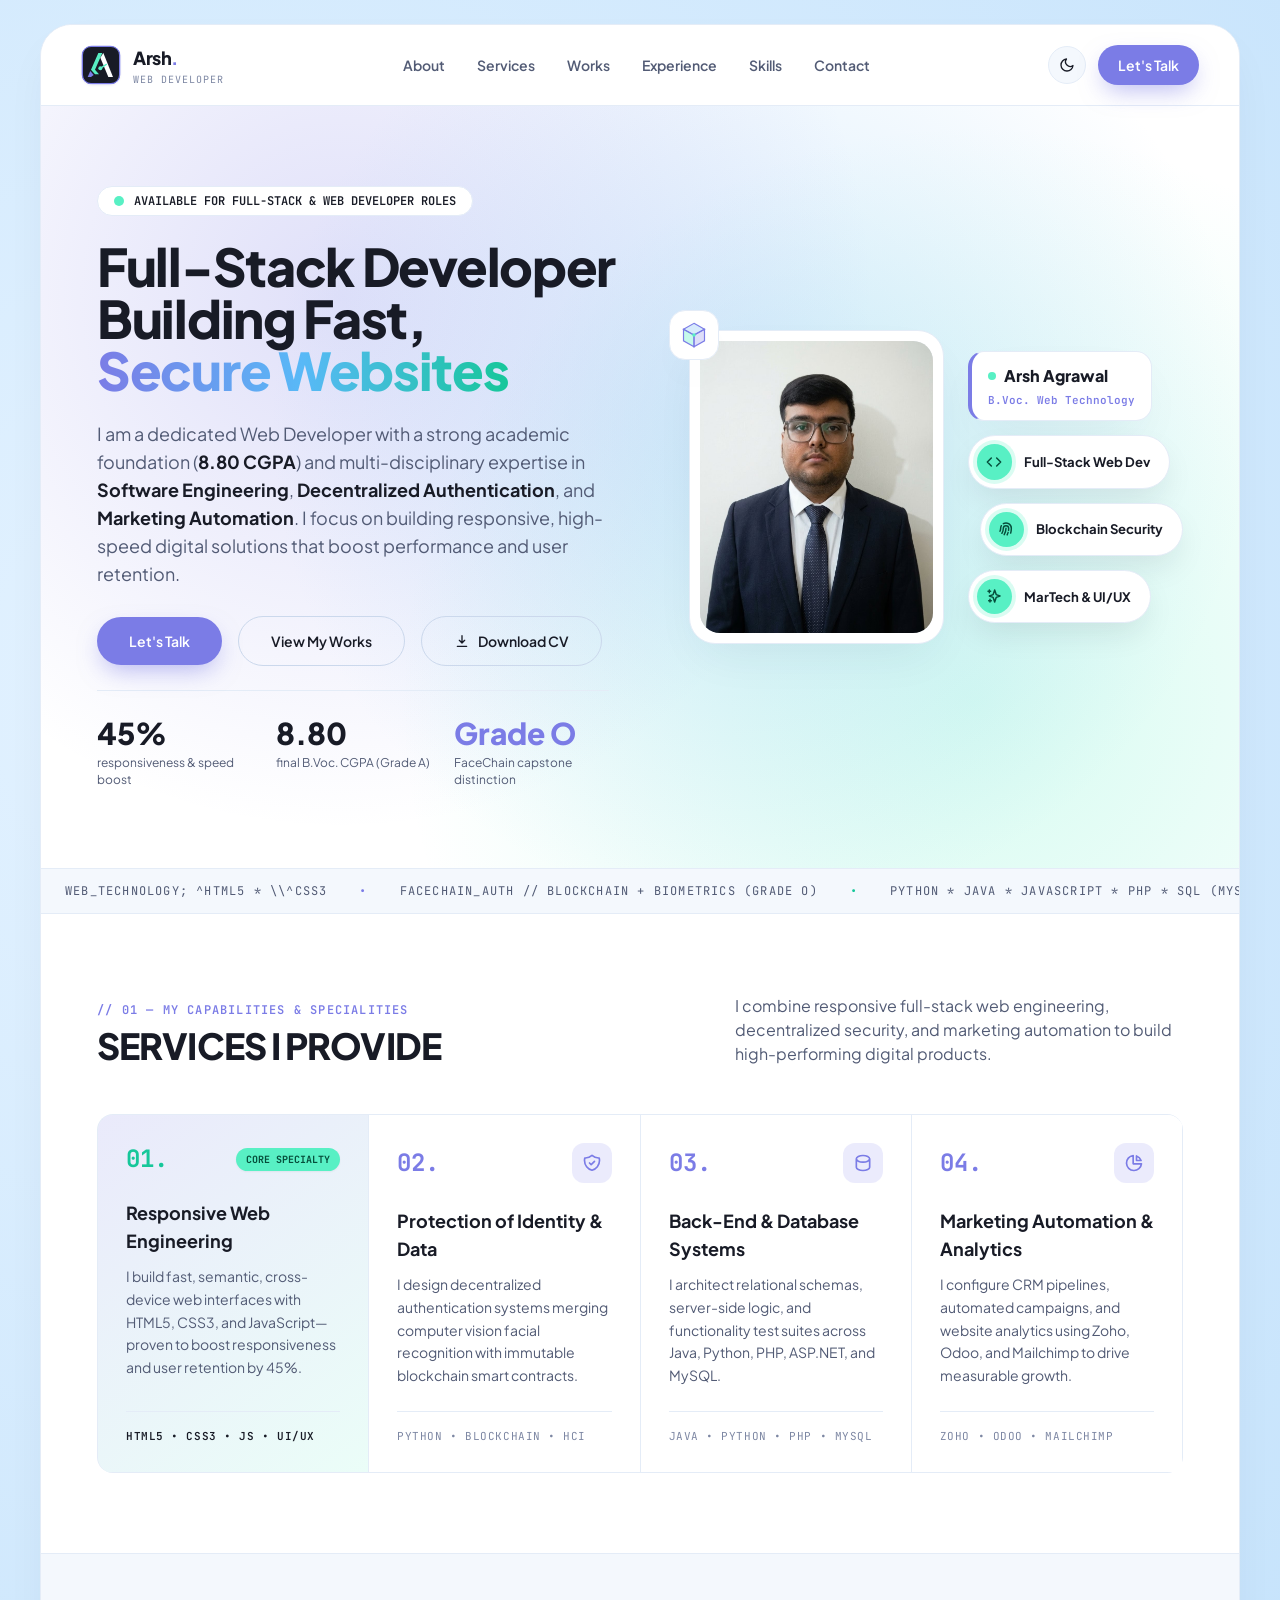
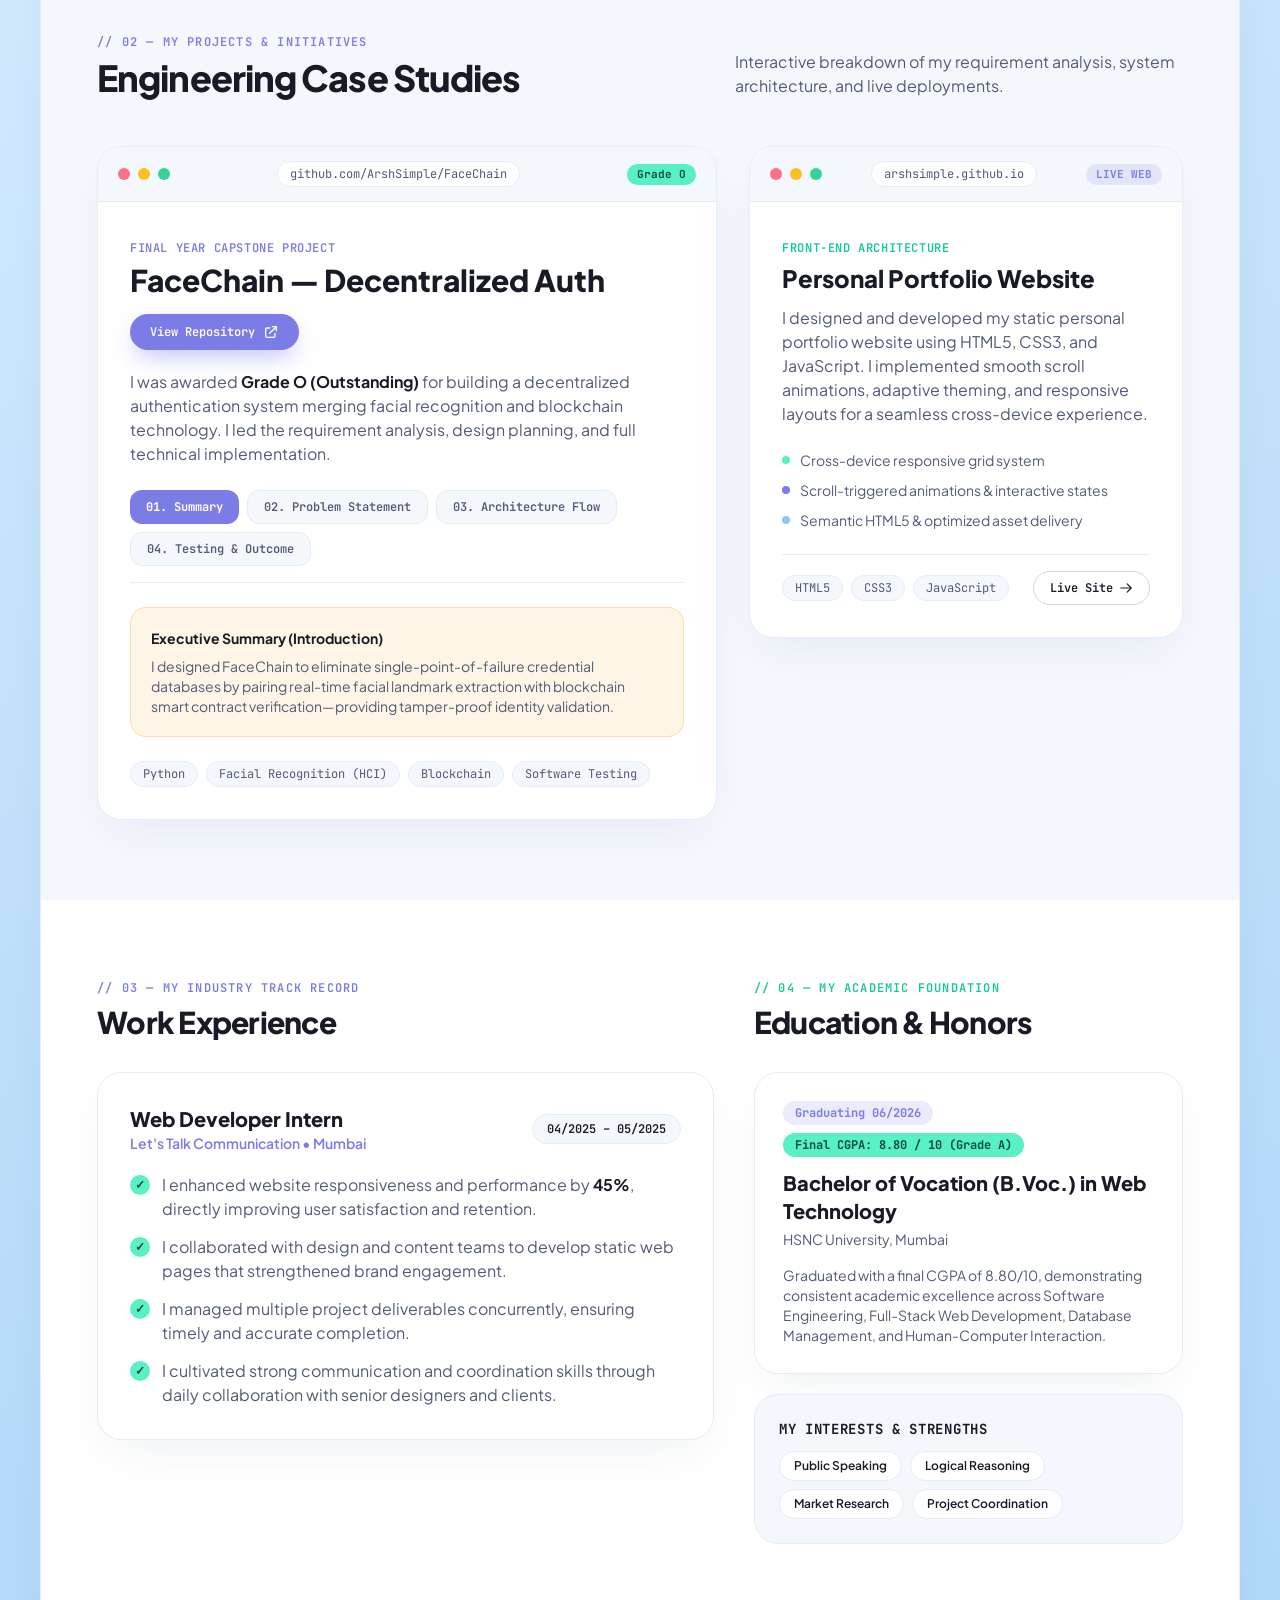
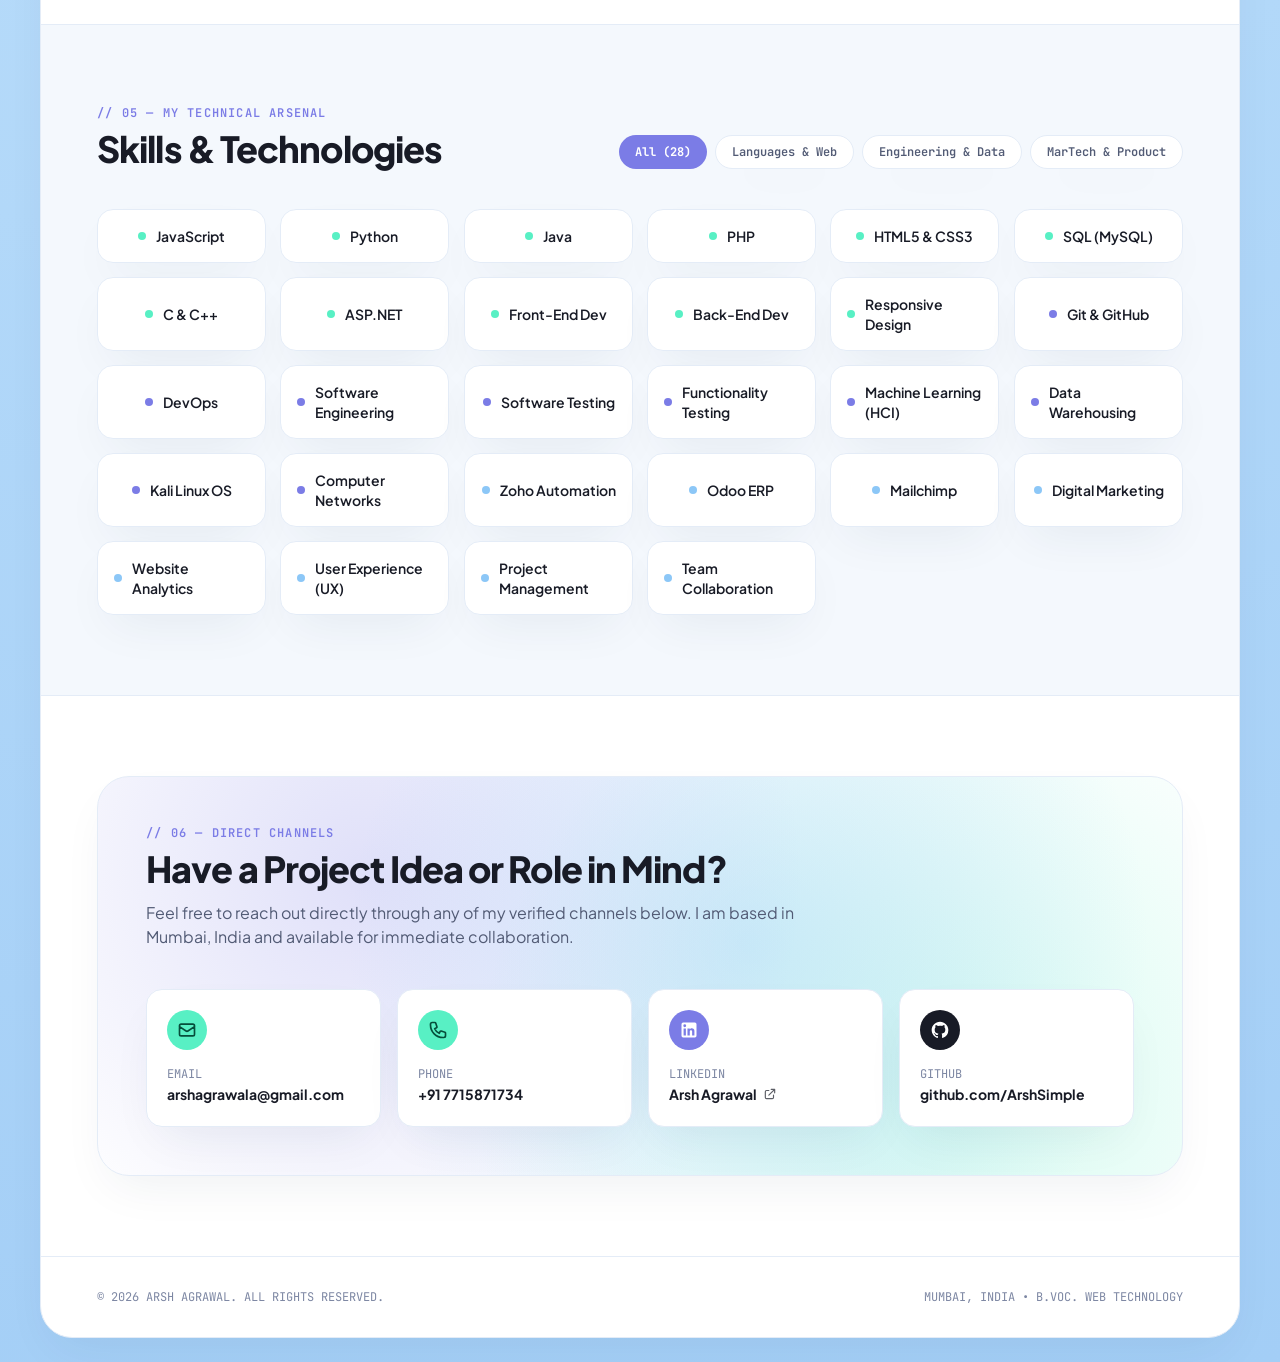
<file: arsh_agrawal_portfolio.html>
<!DOCTYPE html>
<html lang="en" data-theme="light" class="scroll-smooth">
<head>
  <meta charset="UTF-8" />
  <meta name="viewport" content="width=device-width, initial-scale=1.0" />
  <title>Arsh Agrawal — Web Developer & Software Engineer</title>
  <meta name="description" content="Official Portfolio of Arsh Agrawal — B.Voc. Web Technology Graduate (8.80 CGPA), Full-Stack Web Developer, and Creator of FaceChain." />

  <!-- Social Preview (LinkedIn, WhatsApp, X) -->
  <meta property="og:type" content="website" />
  <meta property="og:title" content="Arsh Agrawal — Web Developer & Software Engineer" />
  <meta property="og:description" content="B.Voc. Web Technology Graduate (8.80 CGPA), Full-Stack Web Developer, and Creator of FaceChain." />
  <meta property="og:url" content="https://arshsimple.github.io" />
  <meta name="twitter:card" content="summary" />
  <meta name="twitter:title" content="Arsh Agrawal — Web Developer & Software Engineer" />
  <meta name="twitter:description" content="B.Voc. Web Technology Graduate (8.80 CGPA), Full-Stack Web Developer, and Creator of FaceChain." />
  <meta name="theme-color" content="#7B7CE6" />

  <!-- Skip intro on repeat visits (same browser session) and for reduced-motion users -->
  <script>
    try {
      if (sessionStorage.getItem('introSeen') === '1' ||
          window.matchMedia('(prefers-reduced-motion: reduce)').matches) {
        document.documentElement.classList.add('skip-intro');
      }
    } catch (e) {}
  </script>

  <!-- Custom Professional Geometric 'A' Favicon -->
  <link rel="icon" type="image/svg+xml" href="data:image/svg+xml,%3Csvg xmlns='http://www.w3.org/2000/svg' viewBox='0 0 120 120'%3E%3Cdefs%3E%3ClinearGradient id='bg' x1='0%25' y1='0%25' x2='100%25' y2='100%25'%3E%3Cstop offset='0%25' stop-color='%23181B26'/%3E%3Cstop offset='100%25' stop-color='%230B0E17'/%3E%3C/linearGradient%3E%3ClinearGradient id='cyanBlue' x1='0%25' y1='0%25' x2='100%25' y2='100%25'%3E%3Cstop offset='0%25' stop-color='%2358F0C4'/%3E%3Cstop offset='50%25' stop-color='%238CC7F7'/%3E%3Cstop offset='100%25' stop-color='%237B7CE6'/%3E%3C/linearGradient%3E%3ClinearGradient id='silver' x1='0%25' y1='0%25' x2='100%25' y2='100%25'%3E%3Cstop offset='0%25' stop-color='%23FFFFFF'/%3E%3Cstop offset='100%25' stop-color='%238CC7F7'/%3E%3C/linearGradient%3E%3C/defs%3E%3Crect width='112' height='112' x='4' y='4' rx='26' fill='url(%23bg)' stroke='%237B7CE6' stroke-width='3'/%3E%3Cpath d='M52 24 L64 24 L42 74 L54 88 L42 88 L30 74 Z' fill='url(%23cyanBlue)'/%3E%3Cpath d='M28 78 L38 90 L30 96 L20 96 Z' fill='%237B7CE6'/%3E%3Cpath d='M67 24 L96 96 L82 96 L58 38 Z' fill='url(%23silver)'/%3E%3Cline x1='58' y1='70' x2='76' y2='58' stroke='%2358F0C4' stroke-width='3.5' stroke-linecap='round'/%3E%3Ccircle cx='58' cy='70' r='5.5' fill='%2358F0C4'/%3E%3C/svg%3E" />

  <!-- Google Fonts -->
  <link rel="preconnect" href="https://fonts.googleapis.com" />
  <link rel="preconnect" href="https://fonts.gstatic.com" crossorigin />
  <link href="https://fonts.googleapis.com/css2?family=JetBrains+Mono:wght@400;500;600;700&family=Plus+Jakarta+Sans:wght@400;500;600;700;800&display=swap" rel="stylesheet" />

  <style>
    /* ==========================================================================
       UNIFIED DUAL-THEME COLOR SYSTEM (XANDER PALETTE + CELLS PRECISION)
       ========================================================================== */
    :root,
    html[data-theme="light"] {
      --bg-outer: #CFE7FF;
      --bg-outer-grad: radial-gradient(circle at 15% 15%, #E3F2FF 0%, #B8DCFA 55%, #A3CEF6 100%);
      --bg-canvas: #FFFFFF;
      --bg-subtle: #F4F8FD;
      --bg-card: #FFFFFF;
      --bg-card-hover: #F8FAFF;
      --bg-glass: rgba(255, 255, 255, 0.90);
      --text-primary: #181B26;
      --text-secondary: #525B75;
      --text-muted: #7D87A3;
      --border-line: #E4ECF7;
      --border-strong: #CBD8EC;
      --accent-indigo: #7B7CE6;
      --accent-indigo-soft: rgba(123, 124, 230, 0.12);
      --accent-mint: #58F0C4;
      --accent-mint-text: #064E3B;
      --accent-sky: #8CC7F7;
      --hero-glow-1: rgba(123, 124, 230, 0.24);
      --hero-glow-2: rgba(140, 199, 247, 0.36);
      --hero-glow-3: rgba(88, 240, 196, 0.24);
      --pill-bg: #FFFFFF;
      --pill-text: #181B26;
      --pill-shadow: 0 14px 32px -6px rgba(24, 27, 38, 0.10);
      --card-shadow: 0 20px 50px -15px rgba(28, 45, 74, 0.08);
    }

    html[data-theme="dark"] {
      --bg-outer: #060810;
      --bg-outer-grad: radial-gradient(circle at 20% 15%, #12172B 0%, #090C16 60%, #05070E 100%);
      --bg-canvas: #0D111E;
      --bg-subtle: #13192B;
      --bg-card: #151C30;
      --bg-card-hover: #1B243D;
      --bg-glass: rgba(13, 17, 30, 0.90);
      --text-primary: #F8FAFC;
      --text-secondary: #94A3B8;
      --text-muted: #64748B;
      --border-line: rgba(255, 255, 255, 0.09);
      --border-strong: rgba(123, 124, 230, 0.35);
      --accent-indigo: #8A8CF5;
      --accent-indigo-soft: rgba(138, 140, 245, 0.16);
      --accent-mint: #58F0C4;
      --accent-mint-text: #052E24;
      --accent-sky: #38BDF8;
      --hero-glow-1: rgba(123, 124, 230, 0.28);
      --hero-glow-2: rgba(56, 189, 248, 0.20);
      --hero-glow-3: rgba(88, 240, 196, 0.16);
      --pill-bg: #192238;
      --pill-text: #F8FAFC;
      --pill-shadow: 0 16px 36px -6px rgba(0, 0, 0, 0.55);
      --card-shadow: 0 24px 60px -15px rgba(0, 0, 0, 0.55);
    }

    body {
      background: var(--bg-outer-grad);
      background-color: var(--bg-outer);
      color: var(--text-primary);
      font-family: 'Plus Jakarta Sans', sans-serif;
      transition: background-color 0.35s ease, color 0.35s ease;
      overflow-x: hidden;
    }

    .xander-shell {
      background-color: var(--bg-canvas);
      border: 1px solid var(--border-line);
      box-shadow: var(--card-shadow);
      transition: background-color 0.35s ease, border-color 0.35s ease;
    }

    /* ==========================================================================
       1. CLEAN, SLOWER INTRO LANDING SCREEN MATCHING WEBSITE COLORS
       ========================================================================== */
    #intro-loader {
      position: fixed;
      inset: 0;
      z-index: 9999;
      background-color: var(--bg-canvas);
      background-image:
        radial-gradient(circle at 28% 30%, var(--hero-glow-1) 0%, transparent 52%),
        radial-gradient(circle at 72% 35%, var(--hero-glow-2) 0%, transparent 55%),
        radial-gradient(circle at 50% 75%, var(--hero-glow-3) 0%, transparent 52%);
      color: var(--text-primary);
      display: flex;
      align-items: center;
      justify-content: center;
      padding: 2rem;
      transition: transform 0.65s cubic-bezier(0.77, 0, 0.175, 1), opacity 0.5s ease;
    }

    #intro-loader.loader-hidden {
      transform: translateY(-100%);
      opacity: 0;
      pointer-events: none;
    }

    html.skip-intro #intro-loader {
      display: none;
    }

    /* Respect "reduce motion" system setting */
    @media (prefers-reduced-motion: reduce) {
      html { scroll-behavior: auto !important; }
      *, *::before, *::after {
        animation-duration: 0.001ms !important;
        animation-delay: 0s !important;
        transition-duration: 0.001ms !important;
      }
      .marquee-track, .float-1, .float-2, .float-3, .logo-pulse, .skill-dot {
        animation: none !important;
      }
    }

    /* Visible keyboard focus */
    a:focus-visible, button:focus-visible {
      outline: 2px solid var(--accent-indigo);
      outline-offset: 3px;
    }

    .char-reveal {
      display: inline-block;
      opacity: 0;
      transform: translateY(28px) scale(0.94);
      animation: charRise 0.85s cubic-bezier(0.215, 0.61, 0.355, 1) forwards;
    }

    @keyframes charRise {
      to {
        opacity: 1;
        transform: translateY(0) scale(1);
      }
    }

    @keyframes roleFadeIn {
      from {
        opacity: 0;
        transform: translateY(10px);
      }
      to {
        opacity: 1;
        transform: translateY(0);
      }
    }

    .role-reveal {
      opacity: 0;
      animation: roleFadeIn 0.9s ease forwards;
      animation-delay: 0.95s;
    }

    @keyframes pulseGlow {
      0%, 100% {
        filter: drop-shadow(0 10px 22px rgba(123, 124, 230, 0.32));
        transform: translateY(0) scale(1);
      }
      50% {
        filter: drop-shadow(0 14px 30px rgba(88, 240, 196, 0.50));
        transform: translateY(-4px) scale(1.04);
      }
    }

    .logo-pulse {
      animation: pulseGlow 3.2s ease-in-out infinite;
    }

    /* ==========================================================================
       HERO AURA & SIDE FLOATING PILLS (ZERO OVERLAP ON PORTRAIT)
       ========================================================================== */
    .hero-aura {
      background:
        radial-gradient(circle at 60% 42%, var(--hero-glow-2) 0%, transparent 58%),
        radial-gradient(circle at 25% 25%, var(--hero-glow-1) 0%, transparent 50%),
        radial-gradient(circle at 78% 78%, var(--hero-glow-3) 0%, transparent 52%);
    }

    .xander-pill {
      background-color: var(--pill-bg);
      color: var(--pill-text);
      box-shadow: var(--pill-shadow);
      border: 1px solid var(--border-line);
      border-radius: 9999px;
      display: inline-flex;
      align-items: center;
      gap: 0.75rem;
      padding: 0.5rem 1.2rem 0.5rem 0.5rem;
      font-weight: 700;
      font-size: 0.82rem;
      white-space: nowrap;
      transition: transform 0.3s ease, border-color 0.3s ease, box-shadow 0.3s ease;
    }

    .xander-pill:hover {
      transform: translateX(5px) scale(1.02);
      border-color: var(--accent-indigo);
    }

    .mint-badge {
      width: 2.2rem;
      height: 2.2rem;
      border-radius: 9999px;
      background-color: var(--accent-mint);
      color: var(--accent-mint-text);
      display: inline-flex;
      align-items: center;
      justify-content: center;
      flex-shrink: 0;
      box-shadow: 0 0 0 4px rgba(88, 240, 196, 0.22);
    }

    @keyframes floatSlow {
      0%, 100% { transform: translateY(0px); }
      50% { transform: translateY(-5px); }
    }

    .float-1 { animation: floatSlow 4.2s ease-in-out infinite; }
    .float-2 { animation: floatSlow 4.8s ease-in-out 0.7s infinite; }
    .float-3 { animation: floatSlow 5.4s ease-in-out 1.4s infinite; }

    /* ==========================================================================
       CELLS ARCHITECTURAL GRID & KINETIC MARQUEE
       ========================================================================== */
    .cells-grid {
      border-top: 1px solid var(--border-line);
      border-left: 1px solid var(--border-line);
    }
    .cells-cell {
      border-right: 1px solid var(--border-line);
      border-bottom: 1px solid var(--border-line);
      background-color: var(--bg-card);
      transition: background-color 0.25s ease, transform 0.25s ease;
    }
    .cells-cell:hover {
      background-color: var(--bg-card-hover);
    }

    .marquee-track {
      display: flex;
      width: max-content;
      animation: scrollMarquee 30s linear infinite;
    }
    .marquee-track:hover {
      animation-play-state: paused;
    }
    @keyframes scrollMarquee {
      0% { transform: translateX(0); }
      100% { transform: translateX(-50%); }
    }

    /* ==========================================================================
       ANIMATED TECHNICAL SKILLS CARDS (ENTRANCE + SHIMMER + HOVER LIFT)
       ========================================================================== */
    @keyframes skillReveal {
      0% {
        opacity: 0;
        transform: translateY(20px) scale(0.94);
      }
      100% {
        opacity: 1;
        transform: translateY(0) scale(1);
      }
    }

    .skill-item {
      position: relative;
      overflow: hidden;
      opacity: 0;
      animation: skillReveal 0.55s cubic-bezier(0.16, 1, 0.3, 1) forwards;
      transition: transform 0.3s cubic-bezier(0.16, 1, 0.3, 1),
                  border-color 0.3s ease,
                  box-shadow 0.3s ease;
    }

    /* Shimmer sweep on skill card hover */
    .skill-item::after {
      content: '';
      position: absolute;
      top: 0;
      left: -120%;
      width: 65%;
      height: 100%;
      background: linear-gradient(
        90deg,
        transparent,
        rgba(123, 124, 230, 0.16),
        rgba(88, 240, 196, 0.20),
        transparent
      );
      transform: skewX(-20deg);
      transition: left 0.65s ease;
      pointer-events: none;
    }

    .skill-item:hover::after {
      left: 140%;
    }

    .skill-item:hover {
      transform: translateY(-5px) scale(1.03);
      border-color: var(--accent-indigo);
      box-shadow: 0 14px 28px -8px rgba(123, 124, 230, 0.28);
    }

    @keyframes dotPulse {
      0%, 100% { transform: scale(1); opacity: 0.85; }
      50% { transform: scale(1.35); opacity: 1; }
    }

    .skill-dot {
      animation: dotPulse 2.6s ease-in-out infinite;
    }

    /* ==========================================================================
       BUTTONS & SURFACES
       ========================================================================== */
    .btn-indigo {
      background-color: var(--accent-indigo);
      color: #FFFFFF;
      border-radius: 9999px;
      font-weight: 600;
      transition: all 0.25s ease;
      box-shadow: 0 10px 24px -6px rgba(123, 124, 230, 0.55);
    }
    .btn-indigo:hover {
      background-color: #6364D4;
      transform: translateY(-2px);
      box-shadow: 0 14px 28px -6px rgba(123, 124, 230, 0.7);
    }

    .btn-outline {
      background-color: transparent;
      color: var(--text-primary);
      border: 1.5px solid var(--border-strong);
      border-radius: 9999px;
      font-weight: 600;
      transition: all 0.25s ease;
    }
    .btn-outline:hover {
      border-color: var(--accent-indigo);
      background-color: var(--accent-indigo-soft);
      transform: translateY(-2px);
    }

    .surface-card {
      background-color: var(--bg-card);
      border: 1px solid var(--border-line);
      box-shadow: var(--card-shadow);
    }

    .surface-subtle {
      background-color: var(--bg-subtle);
      border: 1px solid var(--border-line);
    }

    .text-main { color: var(--text-primary); }
    .text-sub { color: var(--text-secondary); }
    .text-mute { color: var(--text-muted); }
  </style>
  <!-- Tailwind CSS (pre-built, replaces the CDN script) -->
  <style id="tailwind-built">*,:after,:before{--tw-border-spacing-x:0;--tw-border-spacing-y:0;--tw-translate-x:0;--tw-translate-y:0;--tw-rotate:0;--tw-skew-x:0;--tw-skew-y:0;--tw-scale-x:1;--tw-scale-y:1;--tw-pan-x: ;--tw-pan-y: ;--tw-pinch-zoom: ;--tw-scroll-snap-strictness:proximity;--tw-gradient-from-position: ;--tw-gradient-via-position: ;--tw-gradient-to-position: ;--tw-ordinal: ;--tw-slashed-zero: ;--tw-numeric-figure: ;--tw-numeric-spacing: ;--tw-numeric-fraction: ;--tw-ring-inset: ;--tw-ring-offset-width:0px;--tw-ring-offset-color:#fff;--tw-ring-color:rgba(59,130,246,.5);--tw-ring-offset-shadow:0 0 #0000;--tw-ring-shadow:0 0 #0000;--tw-shadow:0 0 #0000;--tw-shadow-colored:0 0 #0000;--tw-blur: ;--tw-brightness: ;--tw-contrast: ;--tw-grayscale: ;--tw-hue-rotate: ;--tw-invert: ;--tw-saturate: ;--tw-sepia: ;--tw-drop-shadow: ;--tw-backdrop-blur: ;--tw-backdrop-brightness: ;--tw-backdrop-contrast: ;--tw-backdrop-grayscale: ;--tw-backdrop-hue-rotate: ;--tw-backdrop-invert: ;--tw-backdrop-opacity: ;--tw-backdrop-saturate: ;--tw-backdrop-sepia: ;--tw-contain-size: ;--tw-contain-layout: ;--tw-contain-paint: ;--tw-contain-style: }::backdrop{--tw-border-spacing-x:0;--tw-border-spacing-y:0;--tw-translate-x:0;--tw-translate-y:0;--tw-rotate:0;--tw-skew-x:0;--tw-skew-y:0;--tw-scale-x:1;--tw-scale-y:1;--tw-pan-x: ;--tw-pan-y: ;--tw-pinch-zoom: ;--tw-scroll-snap-strictness:proximity;--tw-gradient-from-position: ;--tw-gradient-via-position: ;--tw-gradient-to-position: ;--tw-ordinal: ;--tw-slashed-zero: ;--tw-numeric-figure: ;--tw-numeric-spacing: ;--tw-numeric-fraction: ;--tw-ring-inset: ;--tw-ring-offset-width:0px;--tw-ring-offset-color:#fff;--tw-ring-color:rgba(59,130,246,.5);--tw-ring-offset-shadow:0 0 #0000;--tw-ring-shadow:0 0 #0000;--tw-shadow:0 0 #0000;--tw-shadow-colored:0 0 #0000;--tw-blur: ;--tw-brightness: ;--tw-contrast: ;--tw-grayscale: ;--tw-hue-rotate: ;--tw-invert: ;--tw-saturate: ;--tw-sepia: ;--tw-drop-shadow: ;--tw-backdrop-blur: ;--tw-backdrop-brightness: ;--tw-backdrop-contrast: ;--tw-backdrop-grayscale: ;--tw-backdrop-hue-rotate: ;--tw-backdrop-invert: ;--tw-backdrop-opacity: ;--tw-backdrop-saturate: ;--tw-backdrop-sepia: ;--tw-contain-size: ;--tw-contain-layout: ;--tw-contain-paint: ;--tw-contain-style: }/*! tailwindcss v3.4.17 | MIT License | https://tailwindcss.com*/*,:after,:before{box-sizing:border-box;border:0 solid #e5e7eb}:after,:before{--tw-content:""}:host,html{line-height:1.5;-webkit-text-size-adjust:100%;-moz-tab-size:4;-o-tab-size:4;tab-size:4;font-family:Plus Jakarta Sans,sans-serif;font-feature-settings:normal;font-variation-settings:normal;-webkit-tap-highlight-color:transparent}body{margin:0;line-height:inherit}hr{height:0;color:inherit;border-top-width:1px}abbr:where([title]){-webkit-text-decoration:underline dotted;text-decoration:underline dotted}h1,h2,h3,h4,h5,h6{font-size:inherit;font-weight:inherit}a{color:inherit;text-decoration:inherit}b,strong{font-weight:bolder}code,kbd,pre,samp{font-family:JetBrains Mono,monospace;font-feature-settings:normal;font-variation-settings:normal;font-size:1em}small{font-size:80%}sub,sup{font-size:75%;line-height:0;position:relative;vertical-align:baseline}sub{bottom:-.25em}sup{top:-.5em}table{text-indent:0;border-color:inherit;border-collapse:collapse}button,input,optgroup,select,textarea{font-family:inherit;font-feature-settings:inherit;font-variation-settings:inherit;font-size:100%;font-weight:inherit;line-height:inherit;letter-spacing:inherit;color:inherit;margin:0;padding:0}button,select{text-transform:none}button,input:where([type=button]),input:where([type=reset]),input:where([type=submit]){-webkit-appearance:button;background-color:transparent;background-image:none}:-moz-focusring{outline:auto}:-moz-ui-invalid{box-shadow:none}progress{vertical-align:baseline}::-webkit-inner-spin-button,::-webkit-outer-spin-button{height:auto}[type=search]{-webkit-appearance:textfield;outline-offset:-2px}::-webkit-search-decoration{-webkit-appearance:none}::-webkit-file-upload-button{-webkit-appearance:button;font:inherit}summary{display:list-item}blockquote,dd,dl,figure,h1,h2,h3,h4,h5,h6,hr,p,pre{margin:0}fieldset{margin:0}fieldset,legend{padding:0}menu,ol,ul{list-style:none;margin:0;padding:0}dialog{padding:0}textarea{resize:vertical}input::-moz-placeholder,textarea::-moz-placeholder{opacity:1;color:#9ca3af}input::placeholder,textarea::placeholder{opacity:1;color:#9ca3af}[role=button],button{cursor:pointer}:disabled{cursor:default}audio,canvas,embed,iframe,img,object,svg,video{display:block;vertical-align:middle}img,video{max-width:100%;height:auto}[hidden]:where(:not([hidden=until-found])){display:none}.static{position:static}.fixed{position:fixed}.absolute{position:absolute}.relative{position:relative}.sticky{position:sticky}.-left-5{left:-1.25rem}.-top-5{top:-1.25rem}.top-0{top:0}.z-20{z-index:20}.z-40{z-index:40}.mx-2{margin-left:.5rem;margin-right:.5rem}.mx-6{margin-left:1.5rem;margin-right:1.5rem}.mx-auto{margin-left:auto;margin-right:auto}.mb-10{margin-bottom:2.5rem}.mb-12{margin-bottom:3rem}.mb-2{margin-bottom:.5rem}.mb-2\.5{margin-bottom:.625rem}.mb-3{margin-bottom:.75rem}.mb-4{margin-bottom:1rem}.mb-5{margin-bottom:1.25rem}.mb-6{margin-bottom:1.5rem}.mb-7{margin-bottom:1.75rem}.mb-8{margin-bottom:2rem}.mt-0\.5{margin-top:.125rem}.mt-1{margin-top:.25rem}.mt-4{margin-top:1rem}.mt-5{margin-top:1.25rem}.mt-6{margin-top:1.5rem}.block{display:block}.inline-block{display:inline-block}.flex{display:flex}.inline-flex{display:inline-flex}.grid{display:grid}.hidden{display:none}.aspect-\[4\/5\]{aspect-ratio:4/5}.h-1\.5{height:.375rem}.h-10{height:2.5rem}.h-2{height:.5rem}.h-2\.5{height:.625rem}.h-20{height:5rem}.h-3{height:.75rem}.h-3\.5{height:.875rem}.h-4{height:1rem}.h-5{height:1.25rem}.h-7{height:1.75rem}.h-full{height:100%}.w-10{width:2.5rem}.w-2{width:.5rem}.w-2\.5{width:.625rem}.w-20{width:5rem}.w-3{width:.75rem}.w-3\.5{width:.875rem}.w-4{width:1rem}.w-48{width:12rem}.w-5{width:1.25rem}.w-7{width:1.75rem}.w-\[235px\]{width:235px}.w-full{width:100%}.max-w-2xl{max-width:42rem}.max-w-7xl{max-width:80rem}.max-w-\[1360px\]{max-width:1360px}.max-w-lg{max-width:32rem}.max-w-md{max-width:28rem}.max-w-xl{max-width:36rem}.flex-1{flex:1 1 0%}.flex-shrink{flex-shrink:1}.flex-shrink-0{flex-shrink:0}.transform{transform:translate(var(--tw-translate-x),var(--tw-translate-y)) rotate(var(--tw-rotate)) skewX(var(--tw-skew-x)) skewY(var(--tw-skew-y)) scaleX(var(--tw-scale-x)) scaleY(var(--tw-scale-y))}.select-none{-webkit-user-select:none;-moz-user-select:none;user-select:none}.grid-cols-1{grid-template-columns:repeat(1,minmax(0,1fr))}.grid-cols-2{grid-template-columns:repeat(2,minmax(0,1fr))}.grid-cols-3{grid-template-columns:repeat(3,minmax(0,1fr))}.flex-col{flex-direction:column}.flex-wrap{flex-wrap:wrap}.items-start{align-items:flex-start}.items-center{align-items:center}.justify-center{justify-content:center}.justify-between{justify-content:space-between}.gap-1\.5{gap:.375rem}.gap-10{gap:2.5rem}.gap-12{gap:3rem}.gap-2{gap:.5rem}.gap-2\.5{gap:.625rem}.gap-3{gap:.75rem}.gap-3\.5{gap:.875rem}.gap-4{gap:1rem}.gap-5{gap:1.25rem}.gap-6{gap:1.5rem}.gap-8{gap:2rem}.space-y-2\.5>:not([hidden])~:not([hidden]){--tw-space-y-reverse:0;margin-top:calc(.625rem*(1 - var(--tw-space-y-reverse)));margin-bottom:calc(.625rem*var(--tw-space-y-reverse))}.space-y-3\.5>:not([hidden])~:not([hidden]){--tw-space-y-reverse:0;margin-top:calc(.875rem*(1 - var(--tw-space-y-reverse)));margin-bottom:calc(.875rem*var(--tw-space-y-reverse))}.space-y-5>:not([hidden])~:not([hidden]){--tw-space-y-reverse:0;margin-top:calc(1.25rem*(1 - var(--tw-space-y-reverse)));margin-bottom:calc(1.25rem*var(--tw-space-y-reverse))}.space-y-6>:not([hidden])~:not([hidden]){--tw-space-y-reverse:0;margin-top:calc(1.5rem*(1 - var(--tw-space-y-reverse)));margin-bottom:calc(1.5rem*var(--tw-space-y-reverse))}.overflow-hidden{overflow:hidden}.scroll-smooth{scroll-behavior:smooth}.truncate{overflow:hidden;text-overflow:ellipsis;white-space:nowrap}.break-all{word-break:break-all}.rounded-2xl{border-radius:1rem}.rounded-3xl{border-radius:1.5rem}.rounded-\[20px\]{border-radius:20px}.rounded-\[26px\]{border-radius:26px}.rounded-\[32px\]{border-radius:32px}.rounded-full{border-radius:9999px}.rounded-xl{border-radius:.75rem}.border{border-width:1px}.border-y{border-top-width:1px}.border-b,.border-y{border-bottom-width:1px}.border-l-4{border-left-width:4px}.border-t{border-top-width:1px}.border-amber-500\/25{border-color:rgba(245,158,11,.25)}.border-emerald-500\/25{border-color:rgba(16,185,129,.25)}.border-rose-500\/25{border-color:rgba(244,63,94,.25)}.border-sky-500\/25{border-color:rgba(14,165,233,.25)}.border-l-\[\#7B7CE6\]{--tw-border-opacity:1;border-left-color:rgb(123 124 230/var(--tw-border-opacity,1))}.bg-\[\#181B26\]{--tw-bg-opacity:1;background-color:rgb(24 27 38/var(--tw-bg-opacity,1))}.bg-\[\#58F0C4\]{--tw-bg-opacity:1;background-color:rgb(88 240 196/var(--tw-bg-opacity,1))}.bg-\[\#7B7CE6\]{--tw-bg-opacity:1;background-color:rgb(123 124 230/var(--tw-bg-opacity,1))}.bg-\[\#7B7CE6\]\/15{background-color:rgba(123,124,230,.15)}.bg-\[\#8CC7F7\]{--tw-bg-opacity:1;background-color:rgb(140 199 247/var(--tw-bg-opacity,1))}.bg-amber-400{--tw-bg-opacity:1;background-color:rgb(251 191 36/var(--tw-bg-opacity,1))}.bg-amber-500\/10{background-color:rgba(245,158,11,.1)}.bg-emerald-400{--tw-bg-opacity:1;background-color:rgb(52 211 153/var(--tw-bg-opacity,1))}.bg-emerald-500\/10{background-color:rgba(16,185,129,.1)}.bg-rose-400{--tw-bg-opacity:1;background-color:rgb(251 113 133/var(--tw-bg-opacity,1))}.bg-rose-500\/10{background-color:rgba(244,63,94,.1)}.bg-sky-500\/10{background-color:rgba(14,165,233,.1)}.bg-slate-200{--tw-bg-opacity:1;background-color:rgb(226 232 240/var(--tw-bg-opacity,1))}.bg-gradient-to-r{background-image:linear-gradient(to right,var(--tw-gradient-stops))}.from-\[\#7B7CE6\]{--tw-gradient-from:#7b7ce6 var(--tw-gradient-from-position);--tw-gradient-to:rgba(123,124,230,0) var(--tw-gradient-to-position);--tw-gradient-stops:var(--tw-gradient-from),var(--tw-gradient-to)}.via-\[\#58B9F7\]{--tw-gradient-to:rgba(88,185,247,0) var(--tw-gradient-to-position);--tw-gradient-stops:var(--tw-gradient-from),#58b9f7 var(--tw-gradient-via-position),var(--tw-gradient-to)}.via-\[\#8CC7F7\]{--tw-gradient-to:rgba(140,199,247,0) var(--tw-gradient-to-position);--tw-gradient-stops:var(--tw-gradient-from),#8cc7f7 var(--tw-gradient-via-position),var(--tw-gradient-to)}.to-\[\#16C79A\]{--tw-gradient-to:#16c79a var(--tw-gradient-to-position)}.to-\[\#58F0C4\]{--tw-gradient-to:#58f0c4 var(--tw-gradient-to-position)}.bg-clip-text{-webkit-background-clip:text;background-clip:text}.object-cover{-o-object-fit:cover;object-fit:cover}.object-top{-o-object-position:top;object-position:top}.p-2\.5{padding:.625rem}.p-4{padding:1rem}.p-5{padding:1.25rem}.p-6{padding:1.5rem}.p-7{padding:1.75rem}.p-8{padding:2rem}.px-0{padding-left:0;padding-right:0}.px-2\.5{padding-left:.625rem;padding-right:.625rem}.px-3{padding-left:.75rem;padding-right:.75rem}.px-3\.5{padding-left:.875rem;padding-right:.875rem}.px-4{padding-left:1rem;padding-right:1rem}.px-5{padding-left:1.25rem;padding-right:1.25rem}.px-6{padding-left:1.5rem;padding-right:1.5rem}.px-8{padding-left:2rem;padding-right:2rem}.py-0{padding-top:0;padding-bottom:0}.py-0\.5{padding-top:.125rem;padding-bottom:.125rem}.py-1{padding-top:.25rem;padding-bottom:.25rem}.py-1\.5{padding-top:.375rem;padding-bottom:.375rem}.py-12{padding-top:3rem;padding-bottom:3rem}.py-16{padding-top:4rem;padding-bottom:4rem}.py-2{padding-top:.5rem;padding-bottom:.5rem}.py-2\.5{padding-top:.625rem;padding-bottom:.625rem}.py-3{padding-top:.75rem;padding-bottom:.75rem}.py-3\.5{padding-top:.875rem;padding-bottom:.875rem}.py-8{padding-top:2rem;padding-bottom:2rem}.pb-4{padding-bottom:1rem}.pt-1{padding-top:.25rem}.pt-4{padding-top:1rem}.pt-6{padding-top:1.5rem}.text-center{text-align:center}.font-mono{font-family:JetBrains Mono,monospace}.text-2xl{font-size:1.5rem;line-height:2rem}.text-3xl{font-size:1.875rem;line-height:2.25rem}.text-4xl{font-size:2.25rem;line-height:2.5rem}.text-\[10px\]{font-size:10px}.text-\[11px\]{font-size:11px}.text-base{font-size:1rem;line-height:1.5rem}.text-lg{font-size:1.125rem;line-height:1.75rem}.text-sm{font-size:.875rem;line-height:1.25rem}.text-xl{font-size:1.25rem;line-height:1.75rem}.text-xs{font-size:.75rem;line-height:1rem}.font-bold{font-weight:700}.font-extrabold{font-weight:800}.font-semibold{font-weight:600}.uppercase{text-transform:uppercase}.leading-\[1\.12\]{line-height:1.12}.leading-none{line-height:1}.leading-relaxed{line-height:1.625}.leading-snug{line-height:1.375}.leading-tight{line-height:1.25}.tracking-\[0\.25em\]{letter-spacing:.25em}.tracking-tight{letter-spacing:-.025em}.tracking-wider{letter-spacing:.05em}.tracking-widest{letter-spacing:.1em}.text-\[\#064E3B\]{--tw-text-opacity:1;color:rgb(6 78 59/var(--tw-text-opacity,1))}.text-\[\#16C79A\]{--tw-text-opacity:1;color:rgb(22 199 154/var(--tw-text-opacity,1))}.text-\[\#7B7CE6\]{--tw-text-opacity:1;color:rgb(123 124 230/var(--tw-text-opacity,1))}.text-transparent{color:transparent}.text-white{--tw-text-opacity:1;color:rgb(255 255 255/var(--tw-text-opacity,1))}.opacity-70{opacity:.7}.shadow-sm{--tw-shadow:0 1px 2px 0 rgba(0,0,0,.05);--tw-shadow-colored:0 1px 2px 0 var(--tw-shadow-color);box-shadow:var(--tw-ring-offset-shadow,0 0 #0000),var(--tw-ring-shadow,0 0 #0000),var(--tw-shadow)}.outline{outline-style:solid}.drop-shadow{--tw-drop-shadow:drop-shadow(0 1px 2px rgba(0,0,0,.1)) drop-shadow(0 1px 1px rgba(0,0,0,.06))}.drop-shadow,.filter{filter:var(--tw-blur) var(--tw-brightness) var(--tw-contrast) var(--tw-grayscale) var(--tw-hue-rotate) var(--tw-invert) var(--tw-saturate) var(--tw-sepia) var(--tw-drop-shadow)}.backdrop-blur-md{--tw-backdrop-blur:blur(12px);-webkit-backdrop-filter:var(--tw-backdrop-blur) var(--tw-backdrop-brightness) var(--tw-backdrop-contrast) var(--tw-backdrop-grayscale) var(--tw-backdrop-hue-rotate) var(--tw-backdrop-invert) var(--tw-backdrop-opacity) var(--tw-backdrop-saturate) var(--tw-backdrop-sepia);backdrop-filter:var(--tw-backdrop-blur) var(--tw-backdrop-brightness) var(--tw-backdrop-contrast) var(--tw-backdrop-grayscale) var(--tw-backdrop-hue-rotate) var(--tw-backdrop-invert) var(--tw-backdrop-opacity) var(--tw-backdrop-saturate) var(--tw-backdrop-sepia)}.transition{transition-property:color,background-color,border-color,text-decoration-color,fill,stroke,opacity,box-shadow,transform,filter,-webkit-backdrop-filter;transition-property:color,background-color,border-color,text-decoration-color,fill,stroke,opacity,box-shadow,transform,filter,backdrop-filter;transition-property:color,background-color,border-color,text-decoration-color,fill,stroke,opacity,box-shadow,transform,filter,backdrop-filter,-webkit-backdrop-filter;transition-timing-function:cubic-bezier(.4,0,.2,1);transition-duration:.15s}.transition-all{transition-property:all;transition-timing-function:cubic-bezier(.4,0,.2,1);transition-duration:.15s}.transition-colors{transition-property:color,background-color,border-color,text-decoration-color,fill,stroke;transition-timing-function:cubic-bezier(.4,0,.2,1);transition-duration:.15s}.transition-transform{transition-property:transform;transition-timing-function:cubic-bezier(.4,0,.2,1);transition-duration:.15s}.duration-100{transition-duration:.1s}.duration-500{transition-duration:.5s}.ease-in-out{transition-timing-function:cubic-bezier(.4,0,.2,1)}.ease-out{transition-timing-function:cubic-bezier(0,0,.2,1)}.hover\:scale-105:hover{--tw-scale-x:1.05;--tw-scale-y:1.05;transform:translate(var(--tw-translate-x),var(--tw-translate-y)) rotate(var(--tw-rotate)) skewX(var(--tw-skew-x)) skewY(var(--tw-skew-y)) scaleX(var(--tw-scale-x)) scaleY(var(--tw-scale-y))}.hover\:border-\[\#7B7CE6\]:hover{--tw-border-opacity:1;border-color:rgb(123 124 230/var(--tw-border-opacity,1))}.hover\:text-\[\#7B7CE6\]:hover{--tw-text-opacity:1;color:rgb(123 124 230/var(--tw-text-opacity,1))}.group:hover .group-hover\:scale-105{--tw-scale-x:1.05;--tw-scale-y:1.05;transform:translate(var(--tw-translate-x),var(--tw-translate-y)) rotate(var(--tw-rotate)) skewX(var(--tw-skew-x)) skewY(var(--tw-skew-y)) scaleX(var(--tw-scale-x)) scaleY(var(--tw-scale-y))}.group:hover .group-hover\:text-\[\#7B7CE6\]{--tw-text-opacity:1;color:rgb(123 124 230/var(--tw-text-opacity,1))}@media (min-width:640px){.sm\:ml-3{margin-left:.75rem}.sm\:inline{display:inline}.sm\:flex{display:flex}.sm\:h-24{height:6rem}.sm\:w-24{width:6rem}.sm\:w-4{width:1rem}.sm\:w-56{width:14rem}.sm\:w-\[255px\]{width:255px}.sm\:w-auto{width:auto}.sm\:grid-cols-2{grid-template-columns:repeat(2,minmax(0,1fr))}.sm\:grid-cols-3{grid-template-columns:repeat(3,minmax(0,1fr))}.sm\:flex-row{flex-direction:row}.sm\:items-start{align-items:flex-start}.sm\:gap-6{gap:1.5rem}.sm\:p-12{padding:3rem}.sm\:p-8{padding:2rem}.sm\:px-10{padding-left:2.5rem;padding-right:2.5rem}.sm\:py-16{padding-top:4rem;padding-bottom:4rem}.sm\:py-20{padding-top:5rem;padding-bottom:5rem}.sm\:text-3xl{font-size:1.875rem;line-height:2.25rem}.sm\:text-4xl{font-size:2.25rem;line-height:2.5rem}.sm\:text-5xl{font-size:3rem;line-height:1}.sm\:text-base{font-size:1rem;line-height:1.5rem}.sm\:text-lg{font-size:1.125rem;line-height:1.75rem}.sm\:text-sm{font-size:.875rem;line-height:1.25rem}}@media (min-width:768px){.md\:flex{display:flex}.md\:grid-cols-2{grid-template-columns:repeat(2,minmax(0,1fr))}.md\:grid-cols-4{grid-template-columns:repeat(4,minmax(0,1fr))}.md\:flex-row{flex-direction:row}.md\:items-end{align-items:flex-end}.md\:rounded-\[32px\]{border-radius:32px}.md\:px-6{padding-left:1.5rem;padding-right:1.5rem}.md\:py-6{padding-top:1.5rem;padding-bottom:1.5rem}.md\:text-6xl{font-size:3.75rem;line-height:1}}@media (min-width:1024px){.lg\:col-span-5{grid-column:span 5/span 5}.lg\:col-span-6{grid-column:span 6/span 6}.lg\:col-span-7{grid-column:span 7/span 7}.lg\:grid-cols-12{grid-template-columns:repeat(12,minmax(0,1fr))}.lg\:grid-cols-4{grid-template-columns:repeat(4,minmax(0,1fr))}.lg\:grid-cols-6{grid-template-columns:repeat(6,minmax(0,1fr))}.lg\:justify-end{justify-content:flex-end}.lg\:gap-8{gap:2rem}.lg\:px-10{padding-left:2.5rem;padding-right:2.5rem}.lg\:px-14{padding-left:3.5rem;padding-right:3.5rem}.lg\:py-20{padding-top:5rem;padding-bottom:5rem}.lg\:text-\[52px\]{font-size:52px}}@media (prefers-color-scheme:dark){.dark\:bg-slate-800{--tw-bg-opacity:1;background-color:rgb(30 41 59/var(--tw-bg-opacity,1))}}</style>
</head>

<body class="py-0 md:py-6 px-0 md:px-6 lg:px-10">

  <!-- ==========================================================================
       1. MINIMAL, SLOWER INTRO LANDING SCREEN MATCHING WEBSITE PALETTE
       ========================================================================== -->
  <div id="intro-loader" role="dialog" aria-label="Welcome Screen">
    <div class="flex flex-col items-center text-center max-w-xl mx-auto px-6">
      <!-- Pulsing Geometric 'A' Monogram -->
      <div class="logo-pulse mb-7">
        <svg class="w-20 h-20 sm:w-24 sm:h-24 rounded-3xl" viewBox="0 0 120 120" fill="none" xmlns="http://www.w3.org/2000/svg">
          <rect width="112" height="112" x="4" y="4" rx="26" fill="#181B26" stroke="#7B7CE6" stroke-width="3"/>
          <path d="M52 24 L64 24 L42 74 L54 88 L42 88 L30 74 Z" fill="#58F0C4"/>
          <path d="M28 78 L38 90 L30 96 L20 96 Z" fill="#7B7CE6"/>
          <path d="M67 24 L96 96 L82 96 L58 38 Z" fill="#FFFFFF"/>
          <line x1="58" y1="70" x2="76" y2="58" stroke="#58F0C4" stroke-width="3.5" stroke-linecap="round"/>
          <circle cx="58" cy="70" r="5.5" fill="#58F0C4"/>
        </svg>
      </div>

      <!-- Staggered Letter-by-Letter Name Animation -->
      <div class="text-3xl sm:text-5xl md:text-6xl font-extrabold tracking-tight leading-none mb-3 text-main" role="presentation">
        <span class="char-reveal" style="animation-delay:0.08s">A</span><span class="char-reveal" style="animation-delay:0.16s">R</span><span class="char-reveal" style="animation-delay:0.24s">S</span><span class="char-reveal" style="animation-delay:0.32s">H</span>
        <span class="inline-block w-2.5 sm:w-4"></span>
        <span class="char-reveal text-[#7B7CE6]" style="animation-delay:0.42s">A</span><span class="char-reveal text-[#7B7CE6]" style="animation-delay:0.50s">G</span><span class="char-reveal text-[#7B7CE6]" style="animation-delay:0.58s">R</span><span class="char-reveal text-[#7B7CE6]" style="animation-delay:0.66s">A</span><span class="char-reveal text-[#7B7CE6]" style="animation-delay:0.74s">W</span><span class="char-reveal text-[#7B7CE6]" style="animation-delay:0.82s">A</span><span class="char-reveal text-[#7B7CE6]" style="animation-delay:0.90s">L</span>
      </div>

      <!-- Minimal Role Label -->
      <p class="role-reveal text-xs sm:text-sm font-mono uppercase tracking-[0.25em] text-sub mb-8">
        Web Developer
      </p>

      <!-- Sleek Minimal Progress Bar -->
      <div class="w-48 sm:w-56 h-1.5 rounded-full overflow-hidden" style="background-color: var(--border-line);">
        <div id="loader-bar" class="h-full rounded-full bg-gradient-to-r from-[#7B7CE6] via-[#8CC7F7] to-[#58F0C4] transition-all duration-100 ease-out" style="width: 0%"></div>
      </div>
    </div>
  </div>

  <!-- ==========================================================================
       MAIN PORTFOLIO SHELL (XANDER + CELLS HYBRID)
       ========================================================================== -->
  <div class="max-w-[1360px] mx-auto xander-shell md:rounded-[32px] overflow-hidden">

    <!-- STICKY NAVIGATION BAR (INTRO BUTTON REMOVED) -->
    <header class="sticky top-0 z-40 backdrop-blur-md border-b" style="background-color: var(--bg-glass); border-color: var(--border-line);">
      <div class="max-w-7xl mx-auto px-5 sm:px-10 h-20 flex items-center justify-between gap-4">
        <!-- Brand Logo -->
        <a href="#top" class="flex items-center gap-3 group">
          <svg class="w-10 h-10 rounded-xl shadow-sm transition-transform group-hover:scale-105" viewBox="0 0 120 120" fill="none">
            <rect width="112" height="112" x="4" y="4" rx="26" fill="#181B26" stroke="#7B7CE6" stroke-width="4"/>
            <path d="M52 24 L64 24 L42 74 L54 88 L42 88 L30 74 Z" fill="#58F0C4"/>
            <path d="M28 78 L38 90 L30 96 L20 96 Z" fill="#7B7CE6"/>
            <path d="M67 24 L96 96 L82 96 L58 38 Z" fill="#FFFFFF"/>
            <line x1="58" y1="70" x2="76" y2="58" stroke="#58F0C4" stroke-width="4" stroke-linecap="round"/>
            <circle cx="58" cy="70" r="6" fill="#58F0C4"/>
          </svg>
          <div>
            <span class="text-lg font-extrabold tracking-tight text-main">Arsh<span class="text-[#7B7CE6]">.</span></span>
            <span class="block text-[10px] font-mono uppercase tracking-widest text-mute">Web Developer</span>
          </div>
        </a>

        <!-- Center Navigation Links -->
        <nav class="hidden md:flex items-center gap-8 text-sm font-semibold text-sub">
          <a href="#about" class="hover:text-[#7B7CE6] transition-colors">About</a>
          <a href="#services" class="hover:text-[#7B7CE6] transition-colors">Services</a>
          <a href="#works" class="hover:text-[#7B7CE6] transition-colors">Works</a>
          <a href="#experience" class="hover:text-[#7B7CE6] transition-colors">Experience</a>
          <a href="#skills" class="hover:text-[#7B7CE6] transition-colors">Skills</a>
          <a href="#contact" class="hover:text-[#7B7CE6] transition-colors">Contact</a>
        </nav>

        <!-- Right Controls: Theme Switcher & Primary CTA -->
        <div class="flex items-center gap-3">
          <button id="theme-toggle" onclick="toggleTheme()" aria-label="Toggle Theme" class="p-2.5 rounded-full surface-subtle text-main hover:border-[#7B7CE6] transition">
            <!-- Sun Icon -->
            <svg id="icon-sun" class="w-4 h-4 hidden" fill="none" stroke="currentColor" stroke-width="2" viewBox="0 0 24 24">
              <circle cx="12" cy="12" r="5"></circle>
              <path stroke-linecap="round" d="M12 1v2M12 21v2M4.22 4.22l1.42 1.42M18.36 18.36l1.42 1.42M1 12h2M21 12h2M4.22 19.78l1.42-1.42M18.36 5.64l1.42-1.42"></path>
            </svg>
            <!-- Moon Icon -->
            <svg id="icon-moon" class="w-4 h-4" fill="none" stroke="currentColor" stroke-width="2" viewBox="0 0 24 24">
              <path stroke-linecap="round" stroke-linejoin="round" d="M21 12.79A9 9 0 1111.21 3 7 7 0 0021 12.79z"></path>
            </svg>
          </button>

          <a href="#contact" class="btn-indigo px-5 py-2.5 text-xs sm:text-sm">
            Let's Talk
          </a>
        </div>
      </div>
    </header>

    <!-- ========================================================================
         HERO SECTION (SMALLER PORTRAIT + SIDE PILLS + 100% UNOBSTRUCTED PHOTO)
         ======================================================================== -->
    <section id="top" class="relative hero-aura py-12 sm:py-16 lg:py-20 px-5 sm:px-10 lg:px-14 overflow-hidden">
      <div class="max-w-7xl mx-auto grid grid-cols-1 lg:grid-cols-12 gap-12 lg:gap-8 items-center">

        <!-- Left 6 Columns: First-Person Headline, Bio, Dual Pill CTAs & 3 Impact Metrics -->
        <div class="lg:col-span-6 space-y-6">
          <div class="inline-flex items-center gap-2.5 px-4 py-1.5 rounded-full surface-card text-xs font-mono font-semibold text-main">
            <span class="w-2.5 h-2.5 rounded-full bg-[#58F0C4]"></span>
            <span>AVAILABLE FOR FULL-STACK &amp; WEB DEVELOPER ROLES</span>
          </div>

          <h1 class="text-4xl sm:text-5xl lg:text-[52px] font-extrabold tracking-tight leading-[1.12] text-main">
            Full-Stack Developer <br class="hidden sm:inline" />
            Building Fast, <br class="hidden sm:inline" />
            <span class="text-transparent bg-clip-text bg-gradient-to-r from-[#7B7CE6] via-[#58B9F7] to-[#16C79A]">
              Secure Websites
            </span>
          </h1>

          <p class="text-base sm:text-lg text-sub max-w-xl leading-relaxed">
            I am a dedicated Web Developer with a strong academic foundation (<strong class="text-main">8.80 CGPA</strong>) and multi-disciplinary expertise in <strong class="text-main">Software Engineering</strong>, <strong class="text-main">Decentralized Authentication</strong>, and <strong class="text-main">Marketing Automation</strong>. I focus on building responsive, high-speed digital solutions that boost performance and user retention.
          </p>

          <!-- Xander Pill Buttons -->
          <div class="flex flex-wrap items-center gap-4 pt-1">
            <a href="#contact" class="btn-indigo px-8 py-3.5 text-sm">
              Let's Talk
            </a>
            <a href="#works" class="btn-outline px-8 py-3.5 text-sm">
              View My Works
            </a>
            <a href="Arsh_Agrawal_Resume.pdf" download="Arsh_Agrawal_Resume.pdf" class="btn-outline px-8 py-3.5 text-sm inline-flex items-center gap-2">
              <svg class="w-4 h-4" fill="none" stroke="currentColor" stroke-width="2" viewBox="0 0 24 24" aria-hidden="true"><path stroke-linecap="round" stroke-linejoin="round" d="M12 4v11m0 0l-4-4m4 4l4-4M5 20h14"/></svg>
              Download CV
            </a>
          </div>

          <!-- Xander Bottom 3-Column Metrics Row -->
          <div class="pt-6 border-t grid grid-cols-3 gap-6 max-w-lg" style="border-color: var(--border-line);">
            <div>
              <div class="text-2xl sm:text-3xl font-extrabold text-main">45%</div>
              <div class="text-xs text-sub mt-1 leading-snug">responsiveness &amp; speed boost</div>
            </div>
            <div>
              <div class="text-2xl sm:text-3xl font-extrabold text-main">8.80</div>
              <div class="text-xs text-sub mt-1 leading-snug">final B.Voc. CGPA (Grade A)</div>
            </div>
            <div>
              <div class="text-2xl sm:text-3xl font-extrabold text-[#7B7CE6]">Grade O</div>
              <div class="text-xs text-sub mt-1 leading-snug">FaceChain capstone distinction</div>
            </div>
          </div>
        </div>

        <!-- Right 6 Columns: Smaller Portrait Card + Side-Shifted Info & Skill Pills (0% Face Coverage) -->
        <div class="lg:col-span-6 flex flex-col sm:flex-row items-center justify-center lg:justify-end gap-5 sm:gap-6">

          <!-- Compact Portrait Frame (Face & Suit 100% Unobstructed) -->
          <div class="relative w-[235px] sm:w-[255px] flex-shrink-0">
            <!-- Decorative Top-Left Isometric Cube Badge -->
            <div class="hidden sm:flex absolute -left-5 -top-5 z-20 w-13 h-13 p-2.5 rounded-2xl surface-card items-center justify-center float-2">
              <svg class="w-7 h-7" viewBox="0 0 48 48" fill="none">
                <polygon points="24,4 42,14 24,24 6,14" fill="#8CC7F7" fill-opacity="0.35" stroke="#7B7CE6" stroke-width="2"/>
                <polygon points="6,14 24,24 24,44 6,34" fill="#58F0C4" fill-opacity="0.35" stroke="#7B7CE6" stroke-width="2"/>
                <polygon points="24,24 42,14 42,34 24,44" fill="#7B7CE6" fill-opacity="0.25" stroke="#7B7CE6" stroke-width="2"/>
                <circle cx="24" cy="24" r="3" fill="#58F0C4"/>
              </svg>
            </div>

            <div class="rounded-[26px] p-2.5 surface-card">
              <div class="rounded-[20px] overflow-hidden aspect-[4/5] bg-slate-200 dark:bg-slate-800">
                <img
                  src="images/Mba%20arsh.jpeg"
                  alt="Arsh Agrawal — Web Developer"
                  class="w-full h-full object-cover object-top transition-transform duration-500 hover:scale-105"
                  onerror="this.onerror=null; this.src='https://placehold.co/480x600/7B7CE6/FFFFFF?text=Arsh+Agrawal';"
                />
              </div>
            </div>
          </div>

          <!-- Right Side Column: Name/Degree Card + 3 Xander Skill Pills Shifted Completely Beside the Photo -->
          <div class="flex flex-col items-center sm:items-start gap-3.5 w-full sm:w-auto">

            <!-- Shifted Name & Degree Card (No Grade Badge, Completely Off the Photo) -->
            <div class="surface-card rounded-2xl px-4 py-3 border-l-4 border-l-[#7B7CE6] w-full sm:w-auto">
              <div class="flex items-center gap-2">
                <span class="w-2 h-2 rounded-full bg-[#58F0C4]"></span>
                <p class="font-extrabold text-sm sm:text-base text-main leading-tight">Arsh Agrawal</p>
              </div>
              <p class="font-mono text-[11px] text-[#7B7CE6] font-semibold mt-1">
                B.Voc. Web Technology
              </p>
            </div>

            <!-- Pill 1: Full-Stack Web Dev -->
            <div class="xander-pill float-1">
              <span class="mint-badge">
                <svg class="w-4 h-4" fill="none" stroke="currentColor" stroke-width="2.2" viewBox="0 0 24 24">
                  <path stroke-linecap="round" stroke-linejoin="round" d="M16 18l6-6-6-6M8 6l-6 6 6 6"/>
                </svg>
              </span>
              <span>Full-Stack Web Dev</span>
            </div>

            <!-- Pill 2: Blockchain Security -->
            <div class="xander-pill float-2 sm:ml-3">
              <span class="mint-badge">
                <svg class="w-4 h-4" fill="none" stroke="currentColor" stroke-width="2.2" viewBox="0 0 24 24">
                  <path stroke-linecap="round" stroke-linejoin="round" d="M12 11c0 3.517-1.009 6.799-2.753 9.571m-3.44-2.04l.054-.09A13.916 13.916 0 008 11a4 4 0 118 0c0 1.017-.07 2.019-.203 3m-2.118 6.844A21.88 21.88 0 0015.171 17m3.839 1.132c.645-2.266.99-4.659.99-7.132A8 8 0 008 4.07M3 15.364c.64-1.319 1-2.8 1-4.364 0-1.457.39-2.823 1.07-4"/>
                </svg>
              </span>
              <span>Blockchain Security</span>
            </div>

            <!-- Pill 3: MarTech & UI/UX -->
            <div class="xander-pill float-3">
              <span class="mint-badge">
                <svg class="w-4 h-4" fill="none" stroke="currentColor" stroke-width="2.2" viewBox="0 0 24 24">
                  <path stroke-linecap="round" stroke-linejoin="round" d="M5 3v4M3 5h4M6 17v4m-2-2h4m5-16l2.286 6.857L21 12l-5.714 2.143L13 21l-2.286-6.857L5 12l5.714-2.143L13 3z"/>
                </svg>
              </span>
              <span>MarTech &amp; UI/UX</span>
            </div>

          </div>

        </div>

      </div>
    </section>

    <!-- ========================================================================
         KINETIC SYNTAX MARQUEE (FROM CELLS REFERENCE)
         ======================================================================== -->
    <div class="border-y py-3.5 overflow-hidden select-none" style="background-color: var(--bg-subtle); border-color: var(--border-line);">
      <div class="marquee-track font-mono text-xs uppercase tracking-widest text-sub">
        <span class="mx-6">WEB_TECHNOLOGY; ^HTML5 * \\^CSS3</span>
        <span class="text-[#7B7CE6] mx-2">•</span>
        <span class="mx-6">FACECHAIN_AUTH // BLOCKCHAIN + BIOMETRICS (GRADE O)</span>
        <span class="text-[#16C79A] mx-2">•</span>
        <span class="mx-6">PYTHON * JAVA * JAVASCRIPT * PHP * SQL (MYSQL)</span>
        <span class="text-[#7B7CE6] mx-2">•</span>
        <span class="mx-6">MARKETING_AUTOMATION // ZOHO • ODOO • MAILCHIMP</span>
        <span class="text-[#16C79A] mx-2">•</span>
        <span class="mx-6">WEB_TECHNOLOGY; ^HTML5 * \\^CSS3</span>
        <span class="text-[#7B7CE6] mx-2">•</span>
        <span class="mx-6">FACECHAIN_AUTH // BLOCKCHAIN + BIOMETRICS (GRADE O)</span>
        <span class="text-[#16C79A] mx-2">•</span>
        <span class="mx-6">PYTHON * JAVA * JAVASCRIPT * PHP * SQL (MYSQL)</span>
        <span class="text-[#7B7CE6] mx-2">•</span>
        <span class="mx-6">MARKETING_AUTOMATION // ZOHO • ODOO • MAILCHIMP</span>
      </div>
    </div>

    <!-- ========================================================================
         3. SERVICES I PROVIDE (FIRST-PERSON + 01 AS CORE SPECIALTY)
         ======================================================================== -->
    <section id="services" class="py-16 sm:py-20 px-5 sm:px-10 lg:px-14">
      <div class="max-w-7xl mx-auto">
        <div class="flex flex-col md:flex-row md:items-end justify-between mb-12 gap-6">
          <div>
            <span class="text-xs font-mono uppercase tracking-widest text-[#7B7CE6] font-semibold block mb-2">
              // 01 — MY CAPABILITIES &amp; SPECIALITIES
            </span>
            <h2 class="text-3xl sm:text-4xl font-extrabold tracking-tight text-main">
              SERVICES I PROVIDE
            </h2>
          </div>
          <p class="text-sm sm:text-base text-sub max-w-md">
            I combine responsive full-stack web engineering, decentralized security, and marketing automation to build high-performing digital products.
          </p>
        </div>

        <div class="grid grid-cols-1 md:grid-cols-2 lg:grid-cols-4 cells-grid rounded-2xl overflow-hidden">

          <!-- Cell 01: CORE SPECIALTY (Highlighted Active Cell) -->
          <div class="cells-cell p-7 flex flex-col justify-between relative overflow-hidden" style="background: linear-gradient(145deg, rgba(123,124,230,0.16), rgba(88,240,196,0.12));">
            <div>
              <div class="flex items-center justify-between mb-6">
                <span class="text-2xl font-mono font-bold text-[#16C79A]">01.</span>
                <span class="px-2.5 py-1 rounded-full text-[10px] font-mono font-bold uppercase bg-[#58F0C4] text-[#064E3B] shadow-sm">
                  CORE SPECIALTY
                </span>
              </div>
              <h3 class="text-lg font-bold text-main mb-2.5">Responsive Web Engineering</h3>
              <p class="text-sm text-sub leading-relaxed">
                I build fast, semantic, cross-device web interfaces with HTML5, CSS3, and JavaScript—proven to boost responsiveness and user retention by 45%.
              </p>
            </div>
            <div class="mt-6 pt-4 border-t text-[11px] font-mono uppercase tracking-wider text-main font-semibold" style="border-color: var(--border-line);">
              HTML5 • CSS3 • JS • UI/UX
            </div>
          </div>

          <!-- Cell 02: Standard Cell -->
          <div class="cells-cell p-7 flex flex-col justify-between">
            <div>
              <div class="flex items-center justify-between mb-6">
                <span class="text-2xl font-mono font-bold text-[#7B7CE6]">02.</span>
                <span class="w-10 h-10 rounded-xl bg-[#7B7CE6]/15 text-[#7B7CE6] flex items-center justify-center">
                  <svg class="w-5 h-5" fill="none" stroke="currentColor" stroke-width="2" viewBox="0 0 24 24">
                    <path stroke-linecap="round" stroke-linejoin="round" d="M9 12l2 2 4-4m5.618-4.016A11.955 11.955 0 0112 2.944a11.955 11.955 0 01-8.618 3.04A12.02 12.02 0 003 9c0 5.591 3.824 10.29 9 11.622 5.176-1.332 9-6.03 9-11.622 0-1.042-.133-2.052-.382-3.016z"/>
                  </svg>
                </span>
              </div>
              <h3 class="text-lg font-bold text-main mb-2.5">Protection of Identity &amp; Data</h3>
              <p class="text-sm text-sub leading-relaxed">
                I design decentralized authentication systems merging computer vision facial recognition with immutable blockchain smart contracts.
              </p>
            </div>
            <div class="mt-6 pt-4 border-t text-[11px] font-mono uppercase tracking-wider text-mute" style="border-color: var(--border-line);">
              PYTHON • BLOCKCHAIN • HCI
            </div>
          </div>

          <!-- Cell 03 -->
          <div class="cells-cell p-7 flex flex-col justify-between">
            <div>
              <div class="flex items-center justify-between mb-6">
                <span class="text-2xl font-mono font-bold text-[#7B7CE6]">03.</span>
                <span class="w-10 h-10 rounded-xl bg-[#7B7CE6]/15 text-[#7B7CE6] flex items-center justify-center">
                  <svg class="w-5 h-5" fill="none" stroke="currentColor" stroke-width="2" viewBox="0 0 24 24">
                    <path stroke-linecap="round" stroke-linejoin="round" d="M4 7v10c0 2.21 3.582 4 8 4s8-1.79 8-4V7M4 7c0 2.21 3.582 4 8 4s8-1.79 8-4M4 7c0-2.21 3.582-4 8-4s8 1.79 8 4"/>
                  </svg>
                </span>
              </div>
              <h3 class="text-lg font-bold text-main mb-2.5">Back-End &amp; Database Systems</h3>
              <p class="text-sm text-sub leading-relaxed">
                I architect relational schemas, server-side logic, and functionality test suites across Java, Python, PHP, ASP.NET, and MySQL.
              </p>
            </div>
            <div class="mt-6 pt-4 border-t text-[11px] font-mono uppercase tracking-wider text-mute" style="border-color: var(--border-line);">
              JAVA • PYTHON • PHP • MYSQL
            </div>
          </div>

          <!-- Cell 04 -->
          <div class="cells-cell p-7 flex flex-col justify-between">
            <div>
              <div class="flex items-center justify-between mb-6">
                <span class="text-2xl font-mono font-bold text-[#7B7CE6]">04.</span>
                <span class="w-10 h-10 rounded-xl bg-[#7B7CE6]/15 text-[#7B7CE6] flex items-center justify-center">
                  <svg class="w-5 h-5" fill="none" stroke="currentColor" stroke-width="2" viewBox="0 0 24 24">
                    <path stroke-linecap="round" stroke-linejoin="round" d="M11 3.055A9.001 9.001 0 1020.945 13H11V3.055z"/>
                    <path stroke-linecap="round" stroke-linejoin="round" d="M20.488 9H15V3.512A9.025 9.025 0 0120.488 9z"/>
                  </svg>
                </span>
              </div>
              <h3 class="text-lg font-bold text-main mb-2.5">Marketing Automation &amp; Analytics</h3>
              <p class="text-sm text-sub leading-relaxed">
                I configure CRM pipelines, automated campaigns, and website analytics using Zoho, Odoo, and Mailchimp to drive measurable growth.
              </p>
            </div>
            <div class="mt-6 pt-4 border-t text-[11px] font-mono uppercase tracking-wider text-mute" style="border-color: var(--border-line);">
              ZOHO • ODOO • MAILCHIMP
            </div>
          </div>

        </div>
      </div>
    </section>

    <!-- ========================================================================
         FEATURED PROJECTS & UX CASE STUDY VIEWER (FACECHAIN & PORTFOLIO)
         ======================================================================== -->
    <section id="works" class="py-16 sm:py-20 px-5 sm:px-10 lg:px-14 border-t" style="background-color: var(--bg-subtle); border-color: var(--border-line);">
      <div class="max-w-7xl mx-auto">
        <div class="flex flex-col md:flex-row md:items-end justify-between mb-12 gap-6">
          <div>
            <span class="text-xs font-mono uppercase tracking-widest text-[#7B7CE6] font-semibold block mb-2">
              // 02 — MY PROJECTS &amp; INITIATIVES
            </span>
            <h2 class="text-3xl sm:text-4xl font-extrabold tracking-tight text-main">
              Engineering Case Studies
            </h2>
          </div>
          <p class="text-sm sm:text-base text-sub max-w-md">
            Interactive breakdown of my requirement analysis, system architecture, and live deployments.
          </p>
        </div>

        <div class="grid grid-cols-1 lg:grid-cols-12 gap-8 items-start">

          <!-- Left 7 Cols: FaceChain Interactive UX Case Study Browser Window -->
          <div class="lg:col-span-7 surface-card rounded-3xl overflow-hidden">
            <div class="px-5 py-3.5 border-b flex items-center justify-between gap-4" style="border-color: var(--border-line); background-color: var(--bg-subtle);">
              <div class="flex items-center gap-2">
                <span class="w-3 h-3 rounded-full bg-rose-400"></span>
                <span class="w-3 h-3 rounded-full bg-amber-400"></span>
                <span class="w-3 h-3 rounded-full bg-emerald-400"></span>
              </div>
              <div class="text-xs font-mono text-sub truncate px-3 py-1 rounded-full surface-card">
                github.com/ArshSimple/FaceChain
              </div>
              <span class="px-2.5 py-0.5 rounded-full text-[11px] font-mono font-bold bg-[#58F0C4] text-[#064E3B]">
                Grade O
              </span>
            </div>

            <div class="p-6 sm:p-8">
              <div class="flex flex-wrap items-center justify-between gap-4 mb-5">
                <div>
                  <span class="text-xs font-mono uppercase tracking-wider text-[#7B7CE6] font-semibold">Final Year Capstone Project</span>
                  <h3 class="text-2xl sm:text-3xl font-extrabold text-main mt-1">FaceChain — Decentralized Auth</h3>
                </div>
                <a href="https://github.com/ArshSimple/FaceChain" target="_blank" rel="noopener noreferrer" class="btn-indigo px-5 py-2.5 text-xs font-mono inline-flex items-center gap-2">
                  <span>View Repository</span>
                  <svg class="w-4 h-4" fill="none" stroke="currentColor" stroke-width="2" viewBox="0 0 24 24">
                    <path stroke-linecap="round" stroke-linejoin="round" d="M10 6H6a2 2 0 00-2 2v10a2 2 0 002 2h10a2 2 0 002-2v-4M14 4h6m0 0v6m0-6L10 14"/>
                  </svg>
                </a>
              </div>

              <p class="text-sm sm:text-base text-sub leading-relaxed mb-6">
                I was awarded <strong class="text-main">Grade O (Outstanding)</strong> for building a decentralized authentication system merging facial recognition and blockchain technology. I led the requirement analysis, design planning, and full technical implementation.
              </p>

              <!-- 4-Stage UX Case Study Tabs -->
              <div class="flex flex-wrap gap-2 mb-6 border-b pb-4" style="border-color: var(--border-line);">
                <button onclick="switchCaseTab('summary')" id="tab-btn-summary" class="case-tab px-4 py-2 rounded-xl text-xs font-mono font-bold bg-[#7B7CE6] text-white transition">
                  01. Summary
                </button>
                <button onclick="switchCaseTab('problem')" id="tab-btn-problem" class="case-tab px-4 py-2 rounded-xl text-xs font-mono font-semibold surface-subtle text-sub transition">
                  02. Problem Statement
                </button>
                <button onclick="switchCaseTab('journey')" id="tab-btn-journey" class="case-tab px-4 py-2 rounded-xl text-xs font-mono font-semibold surface-subtle text-sub transition">
                  03. Architecture Flow
                </button>
                <button onclick="switchCaseTab('testing')" id="tab-btn-testing" class="case-tab px-4 py-2 rounded-xl text-xs font-mono font-semibold surface-subtle text-sub transition">
                  04. Testing &amp; Outcome
                </button>
              </div>

              <!-- Tab Panels -->
              <div id="tab-panel-summary" class="case-panel rounded-2xl p-5 bg-amber-500/10 border border-amber-500/25">
                <h4 class="text-sm font-bold text-main mb-2">Executive Summary (Introduction)</h4>
                <p class="text-xs sm:text-sm text-sub leading-relaxed">
                  I designed FaceChain to eliminate single-point-of-failure credential databases by pairing real-time facial landmark extraction with blockchain smart contract verification—providing tamper-proof identity validation.
                </p>
              </div>

              <div id="tab-panel-problem" class="case-panel hidden rounded-2xl p-5 bg-rose-500/10 border border-rose-500/25">
                <h4 class="text-sm font-bold text-main mb-2">Challenges &amp; Problem Statement</h4>
                <p class="text-xs sm:text-sm text-sub leading-relaxed">
                  Traditional password and centralized biometric servers are vulnerable to credential stuffing and database breaches. I solved this by storing cryptographic identity proofs on a decentralized ledger.
                </p>
              </div>

              <div id="tab-panel-journey" class="case-panel hidden rounded-2xl p-5 bg-sky-500/10 border border-sky-500/25">
                <h4 class="text-sm font-bold text-main mb-2">User Journey &amp; Verification Pipeline</h4>
                <p class="text-xs sm:text-sm text-sub leading-relaxed">
                  1. Camera captures live facial frame → 2. 128-D facial encoding extracted → 3. Smart contract verifies wallet &amp; identity state → 4. Immutable session token granted.
                </p>
              </div>

              <div id="tab-panel-testing" class="case-panel hidden rounded-2xl p-5 bg-emerald-500/10 border border-emerald-500/25">
                <h4 class="text-sm font-bold text-main mb-2">Functionality &amp; Usability Testing</h4>
                <p class="text-xs sm:text-sm text-sub leading-relaxed">
                  I conducted rigorous functionality testing to validate lighting resilience, spoof resistance, and zero-tamper ledger transactions—earning the university's highest Grade O (Outstanding) distinction.
                </p>
              </div>

              <div class="flex flex-wrap gap-2 mt-6">
                <span class="px-3 py-1 rounded-full text-xs font-mono surface-subtle text-sub">Python</span>
                <span class="px-3 py-1 rounded-full text-xs font-mono surface-subtle text-sub">Facial Recognition (HCI)</span>
                <span class="px-3 py-1 rounded-full text-xs font-mono surface-subtle text-sub">Blockchain</span>
                <span class="px-3 py-1 rounded-full text-xs font-mono surface-subtle text-sub">Software Testing</span>
              </div>
            </div>
          </div>

          <!-- Right 5 Cols: Personal Portfolio Website Card -->
          <div class="lg:col-span-5 surface-card rounded-3xl overflow-hidden flex flex-col justify-between">
            <div class="px-5 py-3.5 border-b flex items-center justify-between gap-4" style="border-color: var(--border-line); background-color: var(--bg-subtle);">
              <div class="flex items-center gap-2">
                <span class="w-3 h-3 rounded-full bg-rose-400"></span>
                <span class="w-3 h-3 rounded-full bg-amber-400"></span>
                <span class="w-3 h-3 rounded-full bg-emerald-400"></span>
              </div>
              <div class="text-xs font-mono text-sub truncate px-3 py-1 rounded-full surface-card">
                arshsimple.github.io
              </div>
              <span class="px-2.5 py-0.5 rounded-full text-[11px] font-mono font-bold bg-[#7B7CE6]/15 text-[#7B7CE6]">
                LIVE WEB
              </span>
            </div>

            <div class="p-6 sm:p-8 flex-1 flex flex-col justify-between">
              <div>
                <span class="text-xs font-mono uppercase tracking-wider text-[#16C79A] font-semibold">Front-End Architecture</span>
                <h3 class="text-2xl font-extrabold text-main mt-1 mb-3">Personal Portfolio Website</h3>
                <p class="text-sm sm:text-base text-sub leading-relaxed mb-6">
                  I designed and developed my static personal portfolio website using HTML5, CSS3, and JavaScript. I implemented smooth scroll animations, adaptive theming, and responsive layouts for a seamless cross-device experience.
                </p>

                <div class="space-y-2.5 mb-6">
                  <div class="flex items-center gap-2.5 text-xs sm:text-sm text-sub">
                    <span class="w-2 h-2 rounded-full bg-[#58F0C4]"></span>
                    <span>Cross-device responsive grid system</span>
                  </div>
                  <div class="flex items-center gap-2.5 text-xs sm:text-sm text-sub">
                    <span class="w-2 h-2 rounded-full bg-[#7B7CE6]"></span>
                    <span>Scroll-triggered animations &amp; interactive states</span>
                  </div>
                  <div class="flex items-center gap-2.5 text-xs sm:text-sm text-sub">
                    <span class="w-2 h-2 rounded-full bg-[#8CC7F7]"></span>
                    <span>Semantic HTML5 &amp; optimized asset delivery</span>
                  </div>
                </div>
              </div>

              <div class="pt-4 border-t flex items-center justify-between gap-4" style="border-color: var(--border-line);">
                <div class="flex gap-2">
                  <span class="px-3 py-1 rounded-full text-xs font-mono surface-subtle text-sub">HTML5</span>
                  <span class="px-3 py-1 rounded-full text-xs font-mono surface-subtle text-sub">CSS3</span>
                  <span class="px-3 py-1 rounded-full text-xs font-mono surface-subtle text-sub">JavaScript</span>
                </div>
                <a href="https://arshsimple.github.io" target="_blank" rel="noopener noreferrer" class="btn-outline px-4 py-2 text-xs font-mono inline-flex items-center gap-1.5">
                  <span>Live Site</span>
                  <svg class="w-3.5 h-3.5" fill="none" stroke="currentColor" stroke-width="2" viewBox="0 0 24 24">
                    <path stroke-linecap="round" stroke-linejoin="round" d="M14 5l7 7m0 0l-7 7m7-7H3"/>
                  </svg>
                </a>
              </div>
            </div>
          </div>

        </div>
      </div>
    </section>

    <!-- ========================================================================
         EXPERIENCE & EDUCATION (FIRST-PERSON, NO SGPA MENTIONS)
         ======================================================================== -->
    <section id="experience" class="py-16 sm:py-20 px-5 sm:px-10 lg:px-14">
      <div class="max-w-7xl mx-auto grid grid-cols-1 lg:grid-cols-12 gap-10">

        <!-- Left 7 Columns: Professional Internship Experience -->
        <div class="lg:col-span-7">
          <span class="text-xs font-mono uppercase tracking-widest text-[#7B7CE6] font-semibold block mb-2">
            // 03 — MY INDUSTRY TRACK RECORD
          </span>
          <h2 class="text-3xl font-extrabold tracking-tight text-main mb-8">
            Work Experience
          </h2>

          <div class="surface-card rounded-3xl p-7 sm:p-8 relative overflow-hidden">
            <div class="flex flex-wrap items-center justify-between gap-3 mb-4">
              <div>
                <h3 class="text-xl font-extrabold text-main">Web Developer Intern</h3>
                <p class="text-sm font-semibold text-[#7B7CE6]">Let's Talk Communication • Mumbai</p>
              </div>
              <span class="px-3.5 py-1.5 rounded-full text-xs font-mono font-semibold surface-subtle text-main">
                04/2025 – 05/2025
              </span>
            </div>

            <ul class="space-y-3.5 text-sm sm:text-base text-sub mt-5">
              <li class="flex items-start gap-3">
                <span class="w-5 h-5 rounded-full bg-[#58F0C4] text-[#064E3B] flex items-center justify-center text-xs font-bold flex-shrink-0 mt-0.5">✓</span>
                <span>I enhanced website responsiveness and performance by <strong class="text-main">45%</strong>, directly improving user satisfaction and retention.</span>
              </li>
              <li class="flex items-start gap-3">
                <span class="w-5 h-5 rounded-full bg-[#58F0C4] text-[#064E3B] flex items-center justify-center text-xs font-bold flex-shrink-0 mt-0.5">✓</span>
                <span>I collaborated with design and content teams to develop static web pages that strengthened brand engagement.</span>
              </li>
              <li class="flex items-start gap-3">
                <span class="w-5 h-5 rounded-full bg-[#58F0C4] text-[#064E3B] flex items-center justify-center text-xs font-bold flex-shrink-0 mt-0.5">✓</span>
                <span>I managed multiple project deliverables concurrently, ensuring timely and accurate completion.</span>
              </li>
              <li class="flex items-start gap-3">
                <span class="w-5 h-5 rounded-full bg-[#58F0C4] text-[#064E3B] flex items-center justify-center text-xs font-bold flex-shrink-0 mt-0.5">✓</span>
                <span>I cultivated strong communication and coordination skills through daily collaboration with senior designers and clients.</span>
              </li>
            </ul>
          </div>
        </div>

        <!-- Right 5 Columns: Academic Foundation & Interests (Strictly Final CGPA Only, No SGPA) -->
        <div id="about" class="lg:col-span-5">
          <span class="text-xs font-mono uppercase tracking-widest text-[#16C79A] font-semibold block mb-2">
            // 04 — MY ACADEMIC FOUNDATION
          </span>
          <h2 class="text-3xl font-extrabold tracking-tight text-main mb-8">
            Education &amp; Honors
          </h2>

          <div class="space-y-5">
            <div class="surface-card rounded-3xl p-7">
              <div class="flex flex-wrap items-center justify-between gap-2 mb-3">
                <span class="px-3 py-1 rounded-full text-xs font-mono font-bold bg-[#7B7CE6]/15 text-[#7B7CE6]">
                  Graduating 06/2026
                </span>
                <span class="px-3 py-1 rounded-full text-xs font-mono font-bold bg-[#58F0C4] text-[#064E3B]">
                  Final CGPA: 8.80 / 10 (Grade A)
                </span>
              </div>
              <h3 class="text-xl font-extrabold text-main">Bachelor of Vocation (B.Voc.) in Web Technology</h3>
              <p class="text-sm text-sub mt-1">HSNC University, Mumbai</p>
              <p class="text-xs sm:text-sm text-sub mt-4 leading-relaxed">
                Graduated with a final CGPA of 8.80/10, demonstrating consistent academic excellence across Software Engineering, Full-Stack Web Development, Database Management, and Human-Computer Interaction.
              </p>
            </div>

            <div class="surface-subtle rounded-3xl p-6">
              <h4 class="text-sm font-bold uppercase font-mono tracking-wider text-main mb-3">
                My Interests &amp; Strengths
              </h4>
              <div class="flex flex-wrap gap-2">
                <span class="px-3.5 py-1.5 rounded-full text-xs font-semibold surface-card text-main">Public Speaking</span>
                <span class="px-3.5 py-1.5 rounded-full text-xs font-semibold surface-card text-main">Logical Reasoning</span>
                <span class="px-3.5 py-1.5 rounded-full text-xs font-semibold surface-card text-main">Market Research</span>
                <span class="px-3.5 py-1.5 rounded-full text-xs font-semibold surface-card text-main">Project Coordination</span>
              </div>
            </div>
          </div>
        </div>

      </div>
    </section>

    <!-- ========================================================================
         6. ANIMATED TECHNICAL SKILLS MATRIX (STAGGERED REVEAL + SHIMMER + HOVER LIFT)
         ======================================================================== -->
    <section id="skills" class="py-16 sm:py-20 px-5 sm:px-10 lg:px-14 border-t" style="background-color: var(--bg-subtle); border-color: var(--border-line);">
      <div class="max-w-7xl mx-auto">
        <div class="flex flex-col md:flex-row md:items-end justify-between mb-10 gap-6">
          <div>
            <span class="text-xs font-mono uppercase tracking-widest text-[#7B7CE6] font-semibold block mb-2">
              // 05 — MY TECHNICAL ARSENAL
            </span>
            <h2 class="text-3xl sm:text-4xl font-extrabold tracking-tight text-main">
              Skills &amp; Technologies
            </h2>
          </div>

          <!-- Filter Buttons -->
          <div class="flex flex-wrap gap-2">
            <button onclick="filterSkills('all')" data-filter="all" class="skill-filter-btn px-4 py-2 rounded-full text-xs font-mono font-bold bg-[#7B7CE6] text-white transition">
              All (28)
            </button>
            <button onclick="filterSkills('dev')" data-filter="dev" class="skill-filter-btn px-4 py-2 rounded-full text-xs font-mono font-semibold surface-card text-sub transition">
              Languages &amp; Web
            </button>
            <button onclick="filterSkills('eng')" data-filter="eng" class="skill-filter-btn px-4 py-2 rounded-full text-xs font-mono font-semibold surface-card text-sub transition">
              Engineering &amp; Data
            </button>
            <button onclick="filterSkills('martech')" data-filter="martech" class="skill-filter-btn px-4 py-2 rounded-full text-xs font-mono font-semibold surface-card text-sub transition">
              MarTech &amp; Product
            </button>
          </div>
        </div>

        <div id="skills-grid" class="grid grid-cols-2 sm:grid-cols-3 md:grid-cols-4 lg:grid-cols-6 gap-3.5">
          <!-- Languages & Web -->
          <div data-cat="dev" class="skill-item surface-card rounded-2xl p-4 flex items-center justify-center gap-2.5 font-semibold text-sm text-main">
            <span class="w-2 h-2 rounded-full bg-[#58F0C4] skill-dot flex-shrink-0"></span><span>JavaScript</span>
          </div>
          <div data-cat="dev" class="skill-item surface-card rounded-2xl p-4 flex items-center justify-center gap-2.5 font-semibold text-sm text-main">
            <span class="w-2 h-2 rounded-full bg-[#58F0C4] skill-dot flex-shrink-0"></span><span>Python</span>
          </div>
          <div data-cat="dev" class="skill-item surface-card rounded-2xl p-4 flex items-center justify-center gap-2.5 font-semibold text-sm text-main">
            <span class="w-2 h-2 rounded-full bg-[#58F0C4] skill-dot flex-shrink-0"></span><span>Java</span>
          </div>
          <div data-cat="dev" class="skill-item surface-card rounded-2xl p-4 flex items-center justify-center gap-2.5 font-semibold text-sm text-main">
            <span class="w-2 h-2 rounded-full bg-[#58F0C4] skill-dot flex-shrink-0"></span><span>PHP</span>
          </div>
          <div data-cat="dev" class="skill-item surface-card rounded-2xl p-4 flex items-center justify-center gap-2.5 font-semibold text-sm text-main">
            <span class="w-2 h-2 rounded-full bg-[#58F0C4] skill-dot flex-shrink-0"></span><span>HTML5 &amp; CSS3</span>
          </div>
          <div data-cat="dev" class="skill-item surface-card rounded-2xl p-4 flex items-center justify-center gap-2.5 font-semibold text-sm text-main">
            <span class="w-2 h-2 rounded-full bg-[#58F0C4] skill-dot flex-shrink-0"></span><span>SQL (MySQL)</span>
          </div>
          <div data-cat="dev" class="skill-item surface-card rounded-2xl p-4 flex items-center justify-center gap-2.5 font-semibold text-sm text-main">
            <span class="w-2 h-2 rounded-full bg-[#58F0C4] skill-dot flex-shrink-0"></span><span>C &amp; C++</span>
          </div>
          <div data-cat="dev" class="skill-item surface-card rounded-2xl p-4 flex items-center justify-center gap-2.5 font-semibold text-sm text-main">
            <span class="w-2 h-2 rounded-full bg-[#58F0C4] skill-dot flex-shrink-0"></span><span>ASP.NET</span>
          </div>
          <div data-cat="dev" class="skill-item surface-card rounded-2xl p-4 flex items-center justify-center gap-2.5 font-semibold text-sm text-main">
            <span class="w-2 h-2 rounded-full bg-[#58F0C4] skill-dot flex-shrink-0"></span><span>Front-End Dev</span>
          </div>
          <div data-cat="dev" class="skill-item surface-card rounded-2xl p-4 flex items-center justify-center gap-2.5 font-semibold text-sm text-main">
            <span class="w-2 h-2 rounded-full bg-[#58F0C4] skill-dot flex-shrink-0"></span><span>Back-End Dev</span>
          </div>
          <div data-cat="dev" class="skill-item surface-card rounded-2xl p-4 flex items-center justify-center gap-2.5 font-semibold text-sm text-main">
            <span class="w-2 h-2 rounded-full bg-[#58F0C4] skill-dot flex-shrink-0"></span><span>Responsive Design</span>
          </div>

          <!-- Engineering, Security & Data -->
          <div data-cat="eng" class="skill-item surface-card rounded-2xl p-4 flex items-center justify-center gap-2.5 font-semibold text-sm text-main">
            <span class="w-2 h-2 rounded-full bg-[#7B7CE6] skill-dot flex-shrink-0"></span><span>Git &amp; GitHub</span>
          </div>
          <div data-cat="eng" class="skill-item surface-card rounded-2xl p-4 flex items-center justify-center gap-2.5 font-semibold text-sm text-main">
            <span class="w-2 h-2 rounded-full bg-[#7B7CE6] skill-dot flex-shrink-0"></span><span>DevOps</span>
          </div>
          <div data-cat="eng" class="skill-item surface-card rounded-2xl p-4 flex items-center justify-center gap-2.5 font-semibold text-sm text-main">
            <span class="w-2 h-2 rounded-full bg-[#7B7CE6] skill-dot flex-shrink-0"></span><span>Software Engineering</span>
          </div>
          <div data-cat="eng" class="skill-item surface-card rounded-2xl p-4 flex items-center justify-center gap-2.5 font-semibold text-sm text-main">
            <span class="w-2 h-2 rounded-full bg-[#7B7CE6] skill-dot flex-shrink-0"></span><span>Software Testing</span>
          </div>
          <div data-cat="eng" class="skill-item surface-card rounded-2xl p-4 flex items-center justify-center gap-2.5 font-semibold text-sm text-main">
            <span class="w-2 h-2 rounded-full bg-[#7B7CE6] skill-dot flex-shrink-0"></span><span>Functionality Testing</span>
          </div>
          <div data-cat="eng" class="skill-item surface-card rounded-2xl p-4 flex items-center justify-center gap-2.5 font-semibold text-sm text-main">
            <span class="w-2 h-2 rounded-full bg-[#7B7CE6] skill-dot flex-shrink-0"></span><span>Machine Learning (HCI)</span>
          </div>
          <div data-cat="eng" class="skill-item surface-card rounded-2xl p-4 flex items-center justify-center gap-2.5 font-semibold text-sm text-main">
            <span class="w-2 h-2 rounded-full bg-[#7B7CE6] skill-dot flex-shrink-0"></span><span>Data Warehousing</span>
          </div>
          <div data-cat="eng" class="skill-item surface-card rounded-2xl p-4 flex items-center justify-center gap-2.5 font-semibold text-sm text-main">
            <span class="w-2 h-2 rounded-full bg-[#7B7CE6] skill-dot flex-shrink-0"></span><span>Kali Linux OS</span>
          </div>
          <div data-cat="eng" class="skill-item surface-card rounded-2xl p-4 flex items-center justify-center gap-2.5 font-semibold text-sm text-main">
            <span class="w-2 h-2 rounded-full bg-[#7B7CE6] skill-dot flex-shrink-0"></span><span>Computer Networks</span>
          </div>

          <!-- MarTech & Product -->
          <div data-cat="martech" class="skill-item surface-card rounded-2xl p-4 flex items-center justify-center gap-2.5 font-semibold text-sm text-main">
            <span class="w-2 h-2 rounded-full bg-[#8CC7F7] skill-dot flex-shrink-0"></span><span>Zoho Automation</span>
          </div>
          <div data-cat="martech" class="skill-item surface-card rounded-2xl p-4 flex items-center justify-center gap-2.5 font-semibold text-sm text-main">
            <span class="w-2 h-2 rounded-full bg-[#8CC7F7] skill-dot flex-shrink-0"></span><span>Odoo ERP</span>
          </div>
          <div data-cat="martech" class="skill-item surface-card rounded-2xl p-4 flex items-center justify-center gap-2.5 font-semibold text-sm text-main">
            <span class="w-2 h-2 rounded-full bg-[#8CC7F7] skill-dot flex-shrink-0"></span><span>Mailchimp</span>
          </div>
          <div data-cat="martech" class="skill-item surface-card rounded-2xl p-4 flex items-center justify-center gap-2.5 font-semibold text-sm text-main">
            <span class="w-2 h-2 rounded-full bg-[#8CC7F7] skill-dot flex-shrink-0"></span><span>Digital Marketing</span>
          </div>
          <div data-cat="martech" class="skill-item surface-card rounded-2xl p-4 flex items-center justify-center gap-2.5 font-semibold text-sm text-main">
            <span class="w-2 h-2 rounded-full bg-[#8CC7F7] skill-dot flex-shrink-0"></span><span>Website Analytics</span>
          </div>
          <div data-cat="martech" class="skill-item surface-card rounded-2xl p-4 flex items-center justify-center gap-2.5 font-semibold text-sm text-main">
            <span class="w-2 h-2 rounded-full bg-[#8CC7F7] skill-dot flex-shrink-0"></span><span>User Experience (UX)</span>
          </div>
          <div data-cat="martech" class="skill-item surface-card rounded-2xl p-4 flex items-center justify-center gap-2.5 font-semibold text-sm text-main">
            <span class="w-2 h-2 rounded-full bg-[#8CC7F7] skill-dot flex-shrink-0"></span><span>Project Management</span>
          </div>
          <div data-cat="martech" class="skill-item surface-card rounded-2xl p-4 flex items-center justify-center gap-2.5 font-semibold text-sm text-main">
            <span class="w-2 h-2 rounded-full bg-[#8CC7F7] skill-dot flex-shrink-0"></span><span>Team Collaboration</span>
          </div>
        </div>
      </div>
    </section>

    <!-- ========================================================================
         5. UNIFIED CONTACT SECTION (LINKEDIN URL HIDDEN INSIDE "Arsh Agrawal")
         ======================================================================== -->
    <section id="contact" class="py-16 sm:py-20 px-5 sm:px-10 lg:px-14 border-t" style="border-color: var(--border-line);">
      <div class="max-w-7xl mx-auto">
        <div class="surface-card rounded-[32px] p-8 sm:p-12 relative overflow-hidden hero-aura">
          <div class="max-w-2xl mb-10">
            <span class="text-xs font-mono uppercase tracking-widest text-[#7B7CE6] font-semibold block mb-2">
              // 06 — DIRECT CHANNELS
            </span>
            <h2 class="text-3xl sm:text-4xl font-extrabold tracking-tight text-main mb-3">
              Have a Project Idea or Role in Mind?
            </h2>
            <p class="text-sm sm:text-base text-sub">
              Feel free to reach out directly through any of my verified channels below. I am based in Mumbai, India and available for immediate collaboration.
            </p>
          </div>

          <!-- Single-Instance Contact & Profile Cards -->
          <div class="grid grid-cols-1 sm:grid-cols-2 lg:grid-cols-4 gap-4">

            <!-- Email (Single Instance) -->
            <a href="mailto:arshagrawala@gmail.com" class="surface-card rounded-2xl p-5 hover:border-[#7B7CE6] transition group">
              <div class="w-10 h-10 rounded-full bg-[#58F0C4] text-[#064E3B] flex items-center justify-center mb-4">
                <svg class="w-5 h-5" fill="none" stroke="currentColor" stroke-width="2" viewBox="0 0 24 24">
                  <path stroke-linecap="round" stroke-linejoin="round" d="M3 8l7.89 5.26a2 2 0 002.22 0L21 8M5 19h14a2 2 0 002-2V7a2 2 0 00-2-2H5a2 2 0 00-2 2v10a2 2 0 002 2z"/>
                </svg>
              </div>
              <span class="text-xs font-mono uppercase text-mute block">Email</span>
              <span class="text-sm font-bold text-main group-hover:text-[#7B7CE6] transition break-all">arshagrawala@gmail.com</span>
            </a>

            <!-- Phone (Single Instance) -->
            <a href="tel:+917715871734" class="surface-card rounded-2xl p-5 hover:border-[#7B7CE6] transition group">
              <div class="w-10 h-10 rounded-full bg-[#58F0C4] text-[#064E3B] flex items-center justify-center mb-4">
                <svg class="w-5 h-5" fill="none" stroke="currentColor" stroke-width="2" viewBox="0 0 24 24">
                  <path stroke-linecap="round" stroke-linejoin="round" d="M3 5a2 2 0 012-2h3.28a1 1 0 01.948.684l1.498 4.493a1 1 0 01-.502 1.21l-2.257 1.13a11.042 11.042 0 005.516 5.516l1.13-2.257a1 1 0 011.21-.502l4.493 1.498a1 1 0 01.684.949V19a2 2 0 01-2 2h-1C9.716 21 3 14.284 3 6V5z"/>
                </svg>
              </div>
              <span class="text-xs font-mono uppercase text-mute block">Phone</span>
              <span class="text-sm font-bold text-main group-hover:text-[#7B7CE6] transition">+91 7715871734</span>
            </a>

            <!-- LinkedIn (Single Instance — URL Hidden Inside "Arsh Agrawal" Text) -->
            <a href="https://www.linkedin.com/in/arsh-agrawal2003" target="_blank" rel="noopener noreferrer" class="surface-card rounded-2xl p-5 hover:border-[#7B7CE6] transition group">
              <div class="w-10 h-10 rounded-full bg-[#7B7CE6] text-white flex items-center justify-center mb-4">
                <svg class="w-5 h-5" fill="currentColor" viewBox="0 0 24 24">
                  <path d="M19 3a2 2 0 0 1 2 2v14a2 2 0 0 1-2 2H5a2 2 0 0 1-2-2V5a2 2 0 0 1 2-2h14m-.5 15.5v-5.3a3.26 3.26 0 0 0-3.26-3.26c-.85 0-1.84.52-2.28 1.3v-1.11h-2.79v8.37h2.79v-4.93c0-.77.62-1.4 1.39-1.4a1.4 1.4 0 0 1 1.4 1.4v4.93h2.75M6.88 8.56a1.68 1.68 0 0 0 1.68-1.68c0-.93-.75-1.69-1.68-1.69a1.69 1.69 0 0 0-1.69 1.69c0 .93.76 1.68 1.69 1.68m1.39 9.94v-8.37H5.5v8.37h2.77z"/>
                </svg>
              </div>
              <span class="text-xs font-mono uppercase text-mute block">LinkedIn</span>
              <span class="text-sm font-bold text-main group-hover:text-[#7B7CE6] transition inline-flex items-center gap-1.5">
                <span>Arsh Agrawal</span>
                <svg class="w-3.5 h-3.5 opacity-70" fill="none" stroke="currentColor" stroke-width="2" viewBox="0 0 24 24">
                  <path stroke-linecap="round" stroke-linejoin="round" d="M10 6H6a2 2 0 00-2 2v10a2 2 0 002 2h10a2 2 0 002-2v-4M14 4h6m0 0v6m0-6L10 14"/>
                </svg>
              </span>
            </a>

            <!-- GitHub (Single Instance) -->
            <a href="https://github.com/ArshSimple" target="_blank" rel="noopener noreferrer" class="surface-card rounded-2xl p-5 hover:border-[#7B7CE6] transition group">
              <div class="w-10 h-10 rounded-full bg-[#181B26] text-white flex items-center justify-center mb-4">
                <svg class="w-5 h-5" fill="currentColor" viewBox="0 0 24 24">
                  <path fill-rule="evenodd" clip-rule="evenodd" d="M12 2C6.477 2 2 6.484 2 12.017c0 4.425 2.865 8.18 6.839 9.504.5.092.682-.217.682-.483 0-.237-.008-.868-.013-1.703-2.782.605-3.369-1.343-3.369-1.343-.454-1.158-1.11-1.466-1.11-1.466-.908-.62.069-.608.069-.608 1.003.07 1.53 1.032 1.53 1.032.892 1.53 2.341 1.088 2.91.832.092-.647.35-1.088.636-1.338-2.22-.253-4.555-1.113-4.555-4.951 0-1.093.39-1.988 1.029-2.688-.103-.253-.446-1.272.098-2.65 0 0 .84-.27 2.75 1.026A9.564 9.564 0 0112 6.844c.85.004 1.705.115 2.504.337 1.909-1.296 2.747-1.027 2.747-1.027.546 1.379.202 2.398.1 2.651.64.7 1.028 1.595 1.028 2.688 0 3.848-2.339 4.695-4.566 4.943.359.309.678.92.678 1.855 0 1.338-.012 2.419-.012 2.747 0 .268.18.58.688.482A10.019 10.019 0 0022 12.017C22 6.484 17.522 2 12 2z"/>
                </svg>
              </div>
              <span class="text-xs font-mono uppercase text-mute block">GitHub</span>
              <span class="text-sm font-bold text-main group-hover:text-[#7B7CE6] transition">github.com/ArshSimple</span>
            </a>

          </div>
        </div>
      </div>
    </section>

    <!-- Minimal Footer -->
    <footer class="py-8 px-5 sm:px-10 lg:px-14 border-t text-xs font-mono text-mute flex flex-col sm:flex-row items-center justify-between gap-4" style="border-color: var(--border-line);">
      <span>© 2026 ARSH AGRAWAL. ALL RIGHTS RESERVED.</span>
      <span>MUMBAI, INDIA • B.VOC. WEB TECHNOLOGY</span>
    </footer>

  </div>

  <!-- ==========================================================================
       INTERACTIVE SCRIPTS (SLOWER INTRO LOADER, THEME ENGINE, TABS, SKILL ANIMATION)
       ========================================================================== -->
  <script>
    // 1. Slower, Smooth Intro Landing Animation (~2.6 seconds total)
    let loaderProgress = 0;
    let loaderTimer = null;

    function runIntroLoader() {
      const loader = document.getElementById('intro-loader');
      const bar = document.getElementById('loader-bar');

      loader.classList.remove('loader-hidden');
      loaderProgress = 0;

      if (loaderTimer) clearInterval(loaderTimer);

      // Update every 34ms by 2% -> ~1.7s fill + 200ms pause before curtain lift
      loaderTimer = setInterval(() => {
        loaderProgress += 2;
        if (loaderProgress >= 100) {
          loaderProgress = 100;
          clearInterval(loaderTimer);
          setTimeout(dismissIntro, 200);
        }
        bar.style.width = loaderProgress + '%';
      }, 34);
    }

    function dismissIntro() {
      if (loaderTimer) clearInterval(loaderTimer);
      const loader = document.getElementById('intro-loader');
      loader.classList.add('loader-hidden');
    }

    window.addEventListener('DOMContentLoaded', () => {
      if (!document.documentElement.classList.contains('skip-intro')) {
        runIntroLoader();
        try { sessionStorage.setItem('introSeen', '1'); } catch (e) {}
      }
      animateSkillCards();
    });

    // 2. Light / Dark Mode Theme Switcher
    function toggleTheme() {
      const html = document.documentElement;
      const current = html.getAttribute('data-theme');
      const next = current === 'dark' ? 'light' : 'dark';
      html.setAttribute('data-theme', next);
      localStorage.setItem('arsh-portfolio-theme', next);
      updateThemeIcons(next);
    }

    function updateThemeIcons(theme) {
      const sun = document.getElementById('icon-sun');
      const moon = document.getElementById('icon-moon');
      if (theme === 'dark') {
        sun.classList.remove('hidden');
        moon.classList.add('hidden');
      } else {
        sun.classList.add('hidden');
        moon.classList.remove('hidden');
      }
    }

    (function initTheme() {
      const saved = localStorage.getItem('arsh-portfolio-theme') || 'light';
      document.documentElement.setAttribute('data-theme', saved);
      updateThemeIcons(saved);
    })();

    // 3. UX Case Study Interactive Tabs
    function switchCaseTab(tabName) {
      const tabs = ['summary', 'problem', 'journey', 'testing'];
      tabs.forEach((t) => {
        const panel = document.getElementById('tab-panel-' + t);
        const btn = document.getElementById('tab-btn-' + t);
        if (t === tabName) {
          panel.classList.remove('hidden');
          btn.className = 'case-tab px-4 py-2 rounded-xl text-xs font-mono font-bold bg-[#7B7CE6] text-white transition';
        } else {
          panel.classList.add('hidden');
          btn.className = 'case-tab px-4 py-2 rounded-xl text-xs font-mono font-semibold surface-subtle text-sub transition';
        }
      });
    }

    // 4. Staggered Animation & Filtering on Technical Skills
    function animateSkillCards() {
      const visibleItems = Array.from(document.querySelectorAll('.skill-item:not(.hidden)'));
      visibleItems.forEach((item, index) => {
        item.style.animation = 'none';
        item.offsetHeight; // trigger reflow
        item.style.animation = `skillReveal 0.52s cubic-bezier(0.16, 1, 0.3, 1) ${index * 0.035}s forwards`;
      });
    }

    function filterSkills(category) {
      const items = document.querySelectorAll('.skill-item');
      const buttons = document.querySelectorAll('.skill-filter-btn');

      buttons.forEach((btn) => {
        if (btn.getAttribute('data-filter') === category) {
          btn.className = 'skill-filter-btn px-4 py-2 rounded-full text-xs font-mono font-bold bg-[#7B7CE6] text-white transition';
        } else {
          btn.className = 'skill-filter-btn px-4 py-2 rounded-full text-xs font-mono font-semibold surface-card text-sub transition';
        }
      });

      items.forEach((item) => {
        if (category === 'all' || item.getAttribute('data-cat') === category) {
          item.classList.remove('hidden');
        } else {
          item.classList.add('hidden');
        }
      });

      animateSkillCards();
    }

    // Trigger skill staggered reveal when scrolling into view
    const skillsSection = document.getElementById('skills');
    if (skillsSection && 'IntersectionObserver' in window) {
      const observer = new IntersectionObserver((entries) => {
        entries.forEach((entry) => {
          if (entry.isIntersecting) {
            animateSkillCards();
          }
        });
      }, { threshold: 0.15 });
      observer.observe(skillsSection);
    }
  </script>
</body>
</html>
</file>
